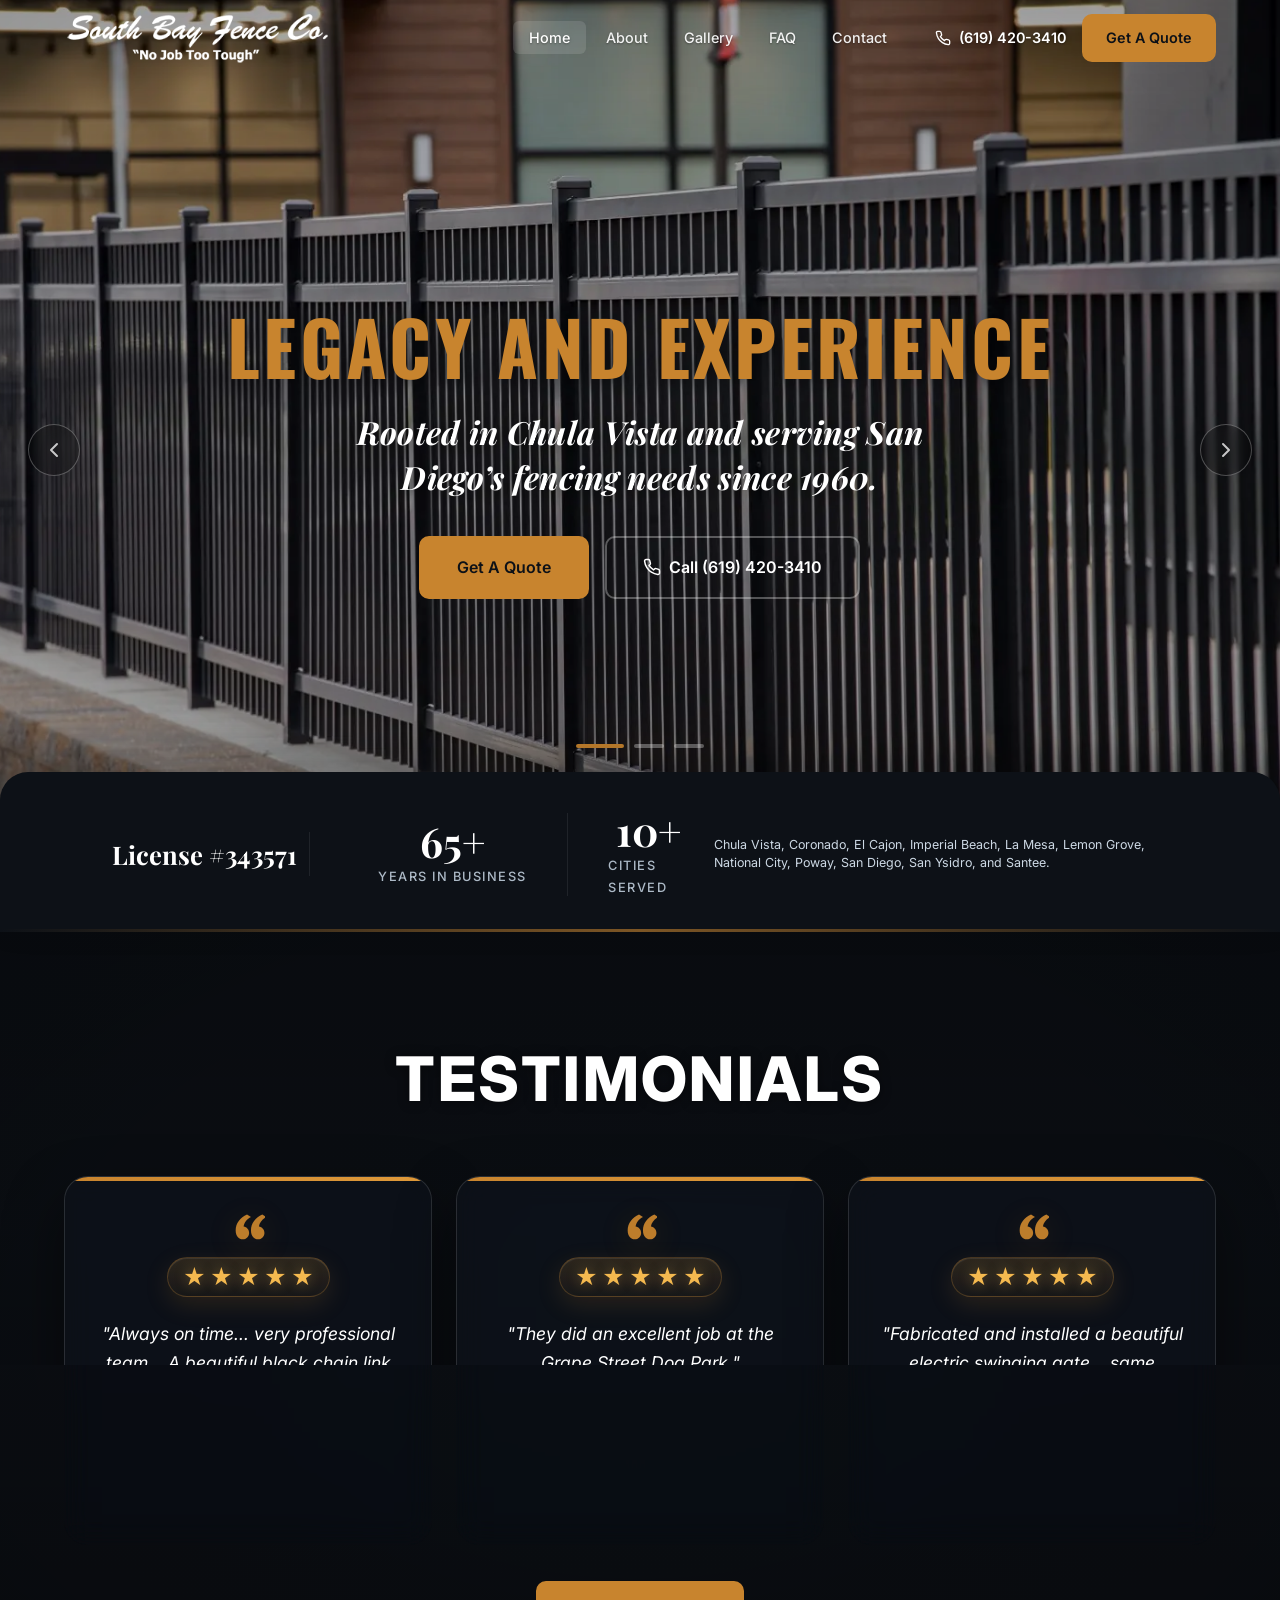
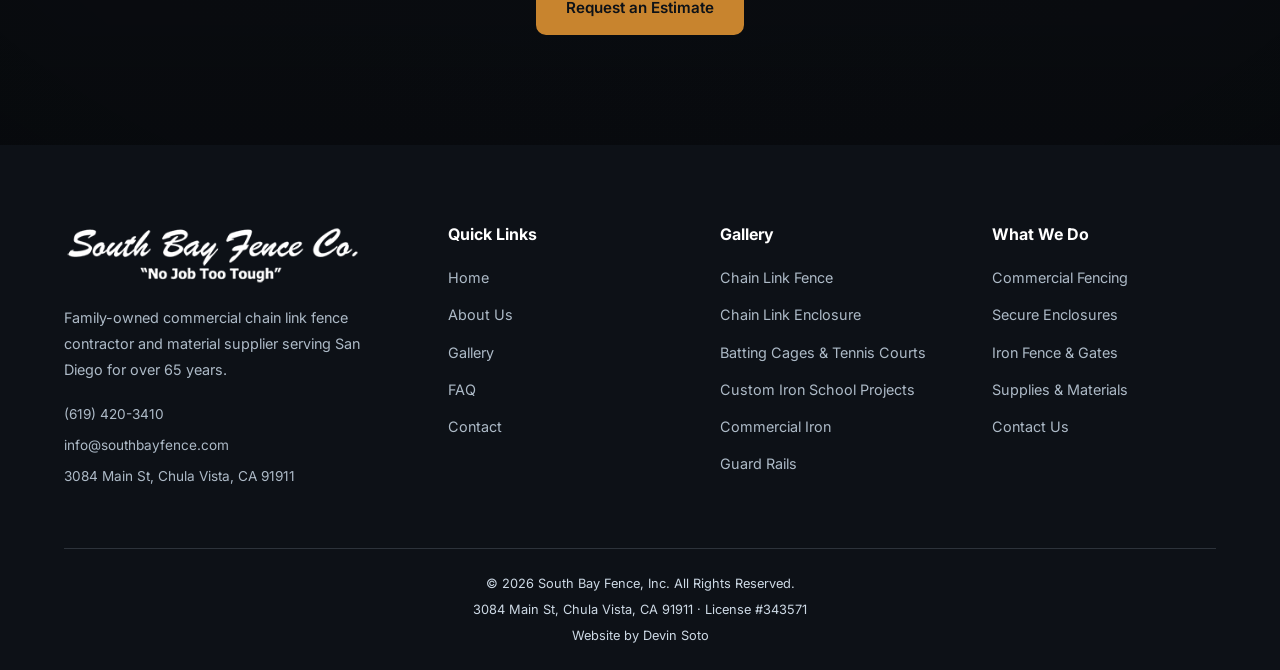
<file: index.html>
<!DOCTYPE html>
<html lang="en">
<head>
    <meta charset="UTF-8">
    <meta name="viewport" content="width=device-width, initial-scale=1.0">
    <title>South Bay Fence | Commercial Fence Contractor in Chula Vista</title>
    <meta name="description" content="Family-owned in Chula Vista since 1960. Commercial chain link, gates, school and park fencing, plus materials for the trade. Call (619) 420-3410.">
    <link rel="canonical" href="https://southbayfence.com/">
    <link rel="icon" href="images/brand/logo.png" type="image/png">
    <link rel="apple-touch-icon" href="images/brand/logo.png">
    <meta property="og:type" content="website">
    <meta property="og:site_name" content="South Bay Fence, Inc.">
    <meta property="og:locale" content="en_US">
    <meta property="og:url" content="https://southbayfence.com/">
    <meta property="og:title" content="South Bay Fence | Commercial Fence Contractor in Chula Vista">
    <meta property="og:description" content="Family-owned in Chula Vista since 1960. Commercial chain link, gates, school and park fencing, plus materials for the trade. Call (619) 420-3410.">
    <meta property="og:image" content="https://southbayfence.com/images/commercial-iron/Pipe-Arm-Gate-installation-in-San-Diego-Area-1.webp">
    <meta name="twitter:card" content="summary_large_image">
    <meta name="twitter:title" content="South Bay Fence | Commercial Fence Contractor in Chula Vista">
    <meta name="twitter:description" content="Family-owned in Chula Vista since 1960. Commercial chain link, gates, school and park fencing, plus materials for the trade. Call (619) 420-3410.">
    <meta name="twitter:image" content="https://southbayfence.com/images/commercial-iron/Pipe-Arm-Gate-installation-in-San-Diego-Area-1.webp">
    <link rel="preload" as="image" href="images/misc/AdobeStock_401414377-mobile.webp" media="(max-width: 768px)" fetchpriority="high">
    <link rel="preload" as="image" href="images/misc/AdobeStock_401414377-Large.webp" media="(min-width: 769px)" fetchpriority="high">
    <link rel="preload" as="font" type="font/woff2" href="fonts/oswald-700-latin.woff2" crossorigin>
    <link rel="preload" as="font" type="font/woff2" href="fonts/playfair-display-700-italic-latin.woff2" crossorigin>
    <style>
        :root{--accent:#c8842e;--accent-dark:#a06820;--dark:#0d1117;--white:#fff;--font-sans:Inter,-apple-system,BlinkMacSystemFont,sans-serif;--font-display:"Playfair Display","Playfair Display Fallback",Georgia,serif;--radius:10px;--radius-sm:6px}
        @font-face{font-family:"Oswald Fallback";src:local("Arial Narrow"),local("Arial");size-adjust:86%;ascent-override:100%;descent-override:24%;line-gap-override:0%}
        @font-face{font-family:"Playfair Display Fallback";font-style:italic;font-weight:700;src:local("Georgia Italic"),local("Georgia");size-adjust:112%;ascent-override:90%;descent-override:22%;line-gap-override:0%}
        @font-face{font-family:"Playfair Display Fallback";font-style:normal;font-weight:700;src:local("Georgia");size-adjust:112%;ascent-override:90%;descent-override:22%;line-gap-override:0%}
        @font-face{font-family:Oswald;font-style:normal;font-weight:700;font-display:swap;src:url(fonts/oswald-700-latin.woff2) format("woff2")}
        @font-face{font-family:"Playfair Display";font-style:italic;font-weight:700;font-display:swap;src:url(fonts/playfair-display-700-italic-latin.woff2) format("woff2")}
        @font-face{font-family:"Playfair Display";font-style:normal;font-weight:700;font-display:swap;src:url(fonts/playfair-display-700-latin.woff2) format("woff2")}
        *{margin:0;padding:0;box-sizing:border-box}
        html{-webkit-font-smoothing:antialiased}
        body{font-family:var(--font-sans);font-size:16px;line-height:1.7;background:var(--dark);color:#636e7b;overflow-x:hidden}
        img{max-width:100%;height:auto;display:block}
        a{text-decoration:none;color:inherit}
        ul{list-style:none}
        .container{max-width:1200px;margin:0 auto;padding:0 24px}
        .btn{display:inline-flex;align-items:center;justify-content:center;gap:8px;padding:12px 28px;font-size:.95rem;font-weight:600;border-radius:var(--radius);border:2px solid transparent;font-family:var(--font-sans);white-space:nowrap}
        .btn-lg{padding:16px 36px;font-size:1rem}
        .btn-primary{background:var(--accent);color:var(--dark);border-color:var(--accent)}
        .btn-outline-white{background:transparent;color:var(--white);border-color:rgba(255,255,255,.3)}
        .navbar{position:sticky;top:0;z-index:1000}
        .navbar-transparent{position:fixed;top:0;left:0;right:0;background:transparent;border-bottom:1px solid transparent}
        .nav-inner{display:flex;justify-content:space-between;align-items:center;height:76px;gap:24px}
        .logo-img{height:54px;width:auto;aspect-ratio:350/71;object-fit:contain}
        .logo-white{display:block}
        .logo-dark{display:none}
        .nav-links{display:flex;align-items:center;gap:4px;margin-left:auto}
        .nav-links a{padding:8px 16px;font-size:.9rem;font-weight:500;color:rgba(255,255,255,.92);border-radius:var(--radius-sm)}
        .nav-actions{display:flex;align-items:center;gap:16px;margin-left:8px}
        .nav-phone{display:inline-flex;align-items:center;gap:8px;font-size:.9rem;font-weight:600;color:var(--white);white-space:nowrap}
        .nav-quote{padding:10px 22px;font-size:.9rem;border-radius:var(--radius)}
        .mobile-toggle{display:none;flex-direction:column;gap:5px;background:none;border:none;cursor:pointer;padding:8px}
        .mobile-toggle span{width:24px;height:2px;background:var(--white);border-radius:2px}
        .hero{position:relative;height:100vh;height:100svh;min-height:620px;display:flex;align-items:center;justify-content:center;text-align:center;overflow:hidden}
        .hero-slides,.hero-slide{position:absolute;inset:0}
        .hero-slide{background-size:cover;background-position:center;opacity:0}
        .hero-slide.is-active{opacity:1}
        .hero-slide--first{background-image:url(images/misc/AdobeStock_401414377-mobile.webp)}
        @media (min-width:769px){.hero-slide--first{background-image:url(images/misc/AdobeStock_401414377-Large.webp)}}
        .hero-overlay{position:absolute;inset:0;z-index:1;background:radial-gradient(ellipse at center,rgba(0,0,0,.13) 0%,rgba(0,0,0,.21) 70%,rgba(0,0,0,.28) 100%),linear-gradient(180deg,rgba(0,0,0,.16) 0%,rgba(0,0,0,.06) 35%,rgba(0,0,0,.23) 100%);pointer-events:none}
        .hero-content{position:relative;z-index:2;padding:60px 0;max-width:880px;margin:0 auto;display:flex;flex-direction:column;align-items:center}
        .hero h1{font-family:Oswald,"Oswald Fallback",var(--font-sans);color:var(--white);margin:0 auto 20px;max-width:880px;text-shadow:0 2px 20px rgba(0,0,0,.45);font-size:clamp(2.6rem,5.8vw,4.8rem);font-weight:700;letter-spacing:.045em;text-transform:uppercase;line-height:1.2}
        .highlight{color:var(--accent)}
        .hero-sub{font-family:var(--font-display);font-style:italic;font-weight:700;font-size:clamp(1.4rem,2.6vw,2rem);color:var(--white);max-width:640px;margin:0 auto 36px;line-height:1.4;text-shadow:0 2px 18px rgba(0,0,0,.45)}
        .hero-buttons{display:flex;gap:16px;flex-wrap:wrap;justify-content:center}
        .hero-arrow{position:absolute;top:50%;transform:translateY(-50%);z-index:3;width:52px;height:52px;border-radius:50%;border:1px solid rgba(255,255,255,.35);background:rgba(0,0,0,.3);color:var(--white);cursor:pointer;display:inline-flex;align-items:center;justify-content:center;opacity:.75}
        .hero-prev{left:28px}.hero-next{right:28px}
        .hero-dots{position:absolute;bottom:152px;left:50%;transform:translateX(-50%);z-index:3;display:flex;gap:10px}
        .hero-dot{width:30px;height:4px;border-radius:4px;border:none;background:rgba(255,255,255,.35);cursor:pointer;padding:0}
        .hero-dot.is-active{background:var(--accent);width:48px}
        .stats-strip{background:var(--dark);color:var(--white);padding:30px 0 26px;position:relative;z-index:4;margin-top:-128px;border-radius:28px 28px 0 0}
        .stats-grid{display:grid;grid-template-columns:minmax(160px,210px) minmax(180px,230px) minmax(520px,1fr);gap:28px;align-items:center;text-align:center;max-width:1080px;margin:0 auto}
        .stat-block{display:flex;flex-direction:column;align-items:center;gap:4px;padding:8px 12px;border-right:1px solid rgba(255,255,255,.08)}
        .stat-block:last-child{border-right:none}
        .stat-license{color:var(--white);font-family:var(--font-display);font-size:clamp(1.3rem,2vw,1.85rem);font-weight:900;line-height:1.1;white-space:nowrap}
        .stat-main{display:flex;flex-direction:column;align-items:center;gap:4px}
        .stat-block--cities{flex-direction:row;justify-content:flex-start;gap:24px;text-align:left}
        .stat-block .stat-number{font-family:var(--font-display);font-size:clamp(2rem,3.2vw,2.8rem);font-weight:900;color:var(--white);line-height:1}
        .stat-block .stat-label{font-size:.8rem;color:#adbac7;text-transform:uppercase;letter-spacing:1.5px;font-weight:500}
        .stat-cities{flex:0 1 620px;max-width:620px;color:#cdd9e5;font-size:.78rem;line-height:1.45}
        .footer-logo-img{height:60px;width:auto;aspect-ratio:350/71;object-fit:contain}
        @media (max-width:960px){
            .nav-links,.nav-actions{display:none}
            .mobile-toggle{display:flex}
            .nav-inner{height:68px;gap:12px}
        }
        @media (max-width:768px){
            .container{padding:0 20px}
            .logo-img{height:42px}
            .hero{min-height:100svh}
            .hero h1{font-size:clamp(2.15rem,10vw,3.1rem);line-height:1.04}
            .hero-sub{font-size:1.05rem}
            .hero-content{padding:92px 0 76px}
            .hero-arrow{display:none}
            .hero-dots{bottom:128px}
            .hero-buttons{flex-direction:column;align-items:stretch;width:100%;max-width:340px}
            .hero-buttons .btn{width:100%}
            .stats-strip{margin-top:-104px;border-radius:22px 22px 0 0;padding:28px 0 14px}
            .stats-grid{grid-template-columns:repeat(2,1fr);gap:20px 16px;align-items:start}
            .stat-block{border-right:none;border-bottom:1px solid rgba(255,255,255,.08);padding-bottom:16px}
            .stat-block--cities{flex-direction:column;grid-column:span 2;text-align:center}
        }
    </style>
    <link rel="stylesheet" href="css/style.css?v=m89" media="print" id="full-css">
    <noscript><link rel="stylesheet" href="css/style.css?v=m89"></noscript>
    <script>
        (function () {
            var css = document.getElementById('full-css');
            if (!css) return;
            css.addEventListener('load', function () {
                requestAnimationFrame(function () { css.media = 'all'; });
            });
            function loadInter() {
                var l = document.createElement('link');
                l.rel = 'stylesheet';
                l.href = 'https://fonts.googleapis.com/css2?family=Inter:wght@400;600;700&display=optional';
                document.head.appendChild(l);
            }
            if ('requestIdleCallback' in window) requestIdleCallback(loadInter, { timeout: 4000 });
            else window.addEventListener('load', loadInter);
        })();
    </script>
    <script type="application/ld+json">
    {
      "@context": "https://schema.org",
      "@type": "LocalBusiness",
      "name": "South Bay Fence, Inc.",
      "alternateName": "South Bay Fence",
      "url": "https://southbayfence.com/",
      "logo": "https://southbayfence.com/images/brand/logo.webp",
      "image": "https://southbayfence.com/images/commercial-iron/Pipe-Arm-Gate-installation-in-San-Diego-Area-1.webp",
      "telephone": "+16194203410",
      "email": "info@southbayfence.com",
      "address": {
        "@type": "PostalAddress",
        "streetAddress": "3084 Main St",
        "addressLocality": "Chula Vista",
        "addressRegion": "CA",
        "postalCode": "91911",
        "addressCountry": "US"
      },
      "areaServed": [
        "Chula Vista",
        "Coronado",
        "El Cajon",
        "Imperial Beach",
        "La Mesa",
        "Lemon Grove",
        "National City",
        "Poway",
        "San Diego",
        "San Ysidro",
        "Santee"
      ],
      "openingHours": "Mo-Fr 08:30-14:30",
      "openingHoursSpecification": {
        "@type": "OpeningHoursSpecification",
        "dayOfWeek": [
          "Monday",
          "Tuesday",
          "Wednesday",
          "Thursday",
          "Friday"
        ],
        "opens": "08:30",
        "closes": "14:30"
      },
      "hasCredential": {
        "@type": "EducationalOccupationalCredential",
        "credentialCategory": "license",
        "identifier": "343571",
        "name": "California Contractor License #343571"
      }
    }
    </script>
</head>
<body>
    <!-- Navigation -->
    <nav class="navbar navbar-transparent" id="navbar">
        <div class="container nav-inner">
            <a href="index.html" class="logo">
                <img src="images/brand/Logo-wht-version.webp" alt="South Bay Fence, Inc. logo" class="logo-img logo-white" width="350" height="71" fetchpriority="high">
                <img src="images/brand/logo.webp" alt="South Bay Fence, Inc. logo" class="logo-img logo-dark" width="350" height="71" loading="lazy">
            </a>
            <ul class="nav-links" id="navLinks">
                <li><a href="index.html" class="active">Home</a></li>
                <li><a href="about.html">About</a></li>
                <li><a href="gallery.html">Gallery</a></li>
                <li><a href="faq.html">FAQ</a></li>
                <li><a href="contact.html">Contact</a></li>
            </ul>
            <div class="nav-actions">
                <a href="tel:6194203410" class="nav-phone">
                    <svg width="16" height="16" viewBox="0 0 24 24" fill="none" stroke="currentColor" stroke-width="2"><path d="M22 16.92v3a2 2 0 0 1-2.18 2 19.79 19.79 0 0 1-8.63-3.07 19.5 19.5 0 0 1-6-6 19.79 19.79 0 0 1-3.07-8.67A2 2 0 0 1 4.11 2h3a2 2 0 0 1 2 1.72c.127.96.361 1.903.7 2.81a2 2 0 0 1-.45 2.11L8.09 9.91a16 16 0 0 0 6 6l1.27-1.27a2 2 0 0 1 2.11-.45c.907.339 1.85.573 2.81.7A2 2 0 0 1 22 16.92z"/></svg>
                    <span>(619) 420-3410</span>
                </a>
                <a href="contact.html" class="btn btn-primary nav-quote">Get A Quote</a>
            </div>
            <button class="mobile-toggle" id="mobileToggle" aria-label="Toggle menu">
                <span></span><span></span><span></span>
            </button>
        </div>
    </nav>

    <!-- Hero Section -->
    <section class="hero" id="hero">
        <div class="hero-slides" id="heroSlides">
            <div class="hero-slide hero-slide--first is-active"></div>
            <div class="hero-slide" data-bg="images/commercial-iron/Pipe-Arm-Gate-installation-in-San-Diego-Area-1.webp"></div>
            <div class="hero-slide" data-bg="images/chain-link/Chain-Link.webp"></div>
        </div>
        <div class="hero-overlay"></div>
        <div class="container hero-content">
            <h1><span class="highlight">Legacy and Experience</span></h1>
            <p class="hero-sub">Rooted in Chula Vista and serving San Diego&rsquo;s fencing needs since 1960.</p>
            <div class="hero-buttons">
                <a href="contact.html" class="btn btn-primary btn-lg">Get A Quote</a>
                <a href="tel:6194203410" class="btn btn-outline-white btn-lg">
                    <svg width="18" height="18" viewBox="0 0 24 24" fill="none" stroke="currentColor" stroke-width="2"><path d="M22 16.92v3a2 2 0 0 1-2.18 2 19.79 19.79 0 0 1-8.63-3.07 19.5 19.5 0 0 1-6-6 19.79 19.79 0 0 1-3.07-8.67A2 2 0 0 1 4.11 2h3a2 2 0 0 1 2 1.72c.127.96.361 1.903.7 2.81a2 2 0 0 1-.45 2.11L8.09 9.91a16 16 0 0 0 6 6l1.27-1.27a2 2 0 0 1 2.11-.45c.907.339 1.85.573 2.81.7A2 2 0 0 1 22 16.92z"/></svg>
                    Call (619) 420-3410
                </a>
            </div>
        </div>
        <button class="hero-arrow hero-prev" id="heroPrev" aria-label="Previous slide">
            <svg width="24" height="24" viewBox="0 0 24 24" fill="none" stroke="currentColor" stroke-width="2" stroke-linecap="round" stroke-linejoin="round"><polyline points="15 18 9 12 15 6"/></svg>
        </button>
        <button class="hero-arrow hero-next" id="heroNext" aria-label="Next slide">
            <svg width="24" height="24" viewBox="0 0 24 24" fill="none" stroke="currentColor" stroke-width="2" stroke-linecap="round" stroke-linejoin="round"><polyline points="9 18 15 12 9 6"/></svg>
        </button>
        <div class="hero-dots" id="heroDots" role="tablist" aria-label="Slide selector">
            <button class="hero-dot is-active" role="tab" aria-selected="true" tabindex="0" data-slide="0" aria-label="Slide 1"></button>
            <button class="hero-dot" role="tab" aria-selected="false" tabindex="-1" data-slide="1" aria-label="Slide 2"></button>
            <button class="hero-dot" role="tab" aria-selected="false" tabindex="-1" data-slide="2" aria-label="Slide 3"></button>
        </div>
    </section>

    <!-- Stats + Trust Strip -->
    <section class="stats-strip" id="stats">
        <div class="container">
            <div class="stats-grid">
                <div class="stat-block stat-block--license">
                    <span class="stat-license">License #343571</span>
                </div>
                <div class="stat-block">
                    <span class="stat-number">65+</span>
                    <span class="stat-label">Years in Business</span>
                </div>
                <div class="stat-block stat-block--cities">
                    <span class="stat-main">
                        <span class="stat-number">10+</span>
                        <span class="stat-label">Cities Served</span>
                    </span>
                    <span class="stat-cities">Chula Vista, Coronado, El Cajon, Imperial Beach, La Mesa, Lemon Grove, National City, Poway, San Diego, San Ysidro, and Santee.</span>
                </div>
            </div>
        </div>
    </section>

    <!-- Testimonials -->
    <section class="section testimonial-section testimonial-section--photo">
        <div class="container">
            <div class="section-header text-center">
                <h2>Testimonials</h2>
            </div>
            <div class="review-grid">
                <article class="review-card">
                    <svg class="quote-icon" width="34" height="34" viewBox="0 0 24 24" fill="currentColor" aria-hidden="true"><path d="M11.3 2.5c-4.8 2.1-8 6.2-8 11.2 0 4 2.3 6.3 5 6.3 2.5 0 4.5-2 4.5-4.5 0-2.3-1.7-4.2-3.9-4.5.3-2.8 2.5-5.5 5.2-6.8L11.3 2.5zM22.1 2.5c-4.8 2.1-8 6.2-8 11.2 0 4 2.3 6.3 5 6.3 2.5 0 4.5-2 4.5-4.5 0-2.3-1.7-4.2-3.9-4.5.3-2.8 2.5-5.5 5.2-6.8L22.1 2.5z"/></svg>
                    <div class="review-stars" aria-label="5 out of 5 stars">★★★★★</div>
                    <blockquote>"Always on time... very professional team... A beautiful black chain link fence."</blockquote>
                    <div class="review-meta">
                        <strong>Joey V.</strong>
                        <span>Residential chain link project · Yahoo/Yelp</span>
                    </div>
                </article>
                <article class="review-card">
                    <svg class="quote-icon" width="34" height="34" viewBox="0 0 24 24" fill="currentColor" aria-hidden="true"><path d="M11.3 2.5c-4.8 2.1-8 6.2-8 11.2 0 4 2.3 6.3 5 6.3 2.5 0 4.5-2 4.5-4.5 0-2.3-1.7-4.2-3.9-4.5.3-2.8 2.5-5.5 5.2-6.8L11.3 2.5zM22.1 2.5c-4.8 2.1-8 6.2-8 11.2 0 4 2.3 6.3 5 6.3 2.5 0 4.5-2 4.5-4.5 0-2.3-1.7-4.2-3.9-4.5.3-2.8 2.5-5.5 5.2-6.8L22.1 2.5z"/></svg>
                    <div class="review-stars" aria-label="5 out of 5 stars">★★★★★</div>
                    <blockquote>"They did an excellent job at the Grape Street Dog Park."</blockquote>
                    <div class="review-meta">
                        <strong>Luis D.</strong>
                        <span>Grape Street Dog Park · Yahoo/Yelp</span>
                    </div>
                </article>
                <article class="review-card">
                    <svg class="quote-icon" width="34" height="34" viewBox="0 0 24 24" fill="currentColor" aria-hidden="true"><path d="M11.3 2.5c-4.8 2.1-8 6.2-8 11.2 0 4 2.3 6.3 5 6.3 2.5 0 4.5-2 4.5-4.5 0-2.3-1.7-4.2-3.9-4.5.3-2.8 2.5-5.5 5.2-6.8L11.3 2.5zM22.1 2.5c-4.8 2.1-8 6.2-8 11.2 0 4 2.3 6.3 5 6.3 2.5 0 4.5-2 4.5-4.5 0-2.3-1.7-4.2-3.9-4.5.3-2.8 2.5-5.5 5.2-6.8L22.1 2.5z"/></svg>
                    <div class="review-stars" aria-label="5 out of 5 stars">★★★★★</div>
                    <blockquote>"Fabricated and installed a beautiful electric swinging gate... same week."</blockquote>
                    <div class="review-meta">
                        <strong>Dalton G.</strong>
                        <span>Custom electric gate · Public review</span>
                    </div>
                </article>
            </div>
            <div class="review-cta">
                <a href="contact.html" class="btn btn-primary">Request an Estimate</a>
            </div>
        </div>
    </section>

    <!-- Footer -->
    <footer class="footer">
        <div class="container">
            <div class="footer-grid">
                <div class="footer-brand">
                    <a href="index.html" class="footer-logo">
                        <img src="images/brand/Logo-wht-version.webp" alt="South Bay Fence, Inc. logo" class="footer-logo-img" width="350" height="71">
                    </a>
                    <p>Family-owned commercial chain link fence contractor and material supplier serving San Diego for over 65 years.</p>
                    <div class="footer-contact-info">
                        <a href="tel:6194203410">(619) 420-3410</a>
                        <a href="mailto:info@southbayfence.com">info@southbayfence.com</a>
                        <a href="https://www.google.com/maps/dir/?api=1&destination=3084%20Main%20St%2C%20Chula%20Vista%2C%20CA%2091911" target="_blank" rel="noopener">3084 Main St, Chula Vista, CA 91911</a>
                    </div>
                </div>
                <div class="footer-links">
                    <h3>Quick Links</h3>
                    <ul>
                        <li><a href="index.html">Home</a></li>
                        <li><a href="about.html">About Us</a></li>
                        <li><a href="gallery.html">Gallery</a></li>
                        <li><a href="faq.html">FAQ</a></li>
                        <li><a href="contact.html">Contact</a></li>
                    </ul>
                </div>
                <div class="footer-links">
                    <h3>Gallery</h3>
                    <ul>
                        <li><a href="gallery.html#chain-link-fence">Chain Link Fence</a></li>
                        <li><a href="gallery.html#chain-link-enclosure">Chain Link Enclosure</a></li>
                        <li><a href="gallery.html#batting-cages-tennis-courts">Batting Cages & Tennis Courts</a></li>
                        <li><a href="gallery.html#custom-iron-school-projects">Custom Iron School Projects</a></li>
                        <li><a href="gallery.html#commercial-iron">Commercial Iron</a></li>
                        <li><a href="gallery.html#guard-rails">Guard Rails</a></li>
                    </ul>
                </div>
                <div class="footer-links">
                    <h3>What We Do</h3>
                    <ul>
                        <li><a href="gallery.html#chain-link-fence">Commercial Fencing</a></li>
                        <li><a href="gallery.html#chain-link-enclosure">Secure Enclosures</a></li>
                        <li><a href="gallery.html#commercial-iron">Iron Fence & Gates</a></li>
                        <li><a href="contact.html#materials-quote">Supplies & Materials</a></li>
                        <li><a href="contact.html">Contact Us</a></li>
                    </ul>
                </div>
            </div>
            <div class="footer-bottom">
                <p>© 2026 South Bay Fence, Inc. All Rights Reserved.</p>
                <p><a href="https://www.google.com/maps/dir/?api=1&destination=3084%20Main%20St%2C%20Chula%20Vista%2C%20CA%2091911" target="_blank" rel="noopener">3084 Main St, Chula Vista, CA 91911</a> · License #343571</p>
                <p>Website by Devin Soto</p>
            </div>
        </div>
    </footer>

    <script src="js/main.js" defer></script>
</body>
</html>
</file>
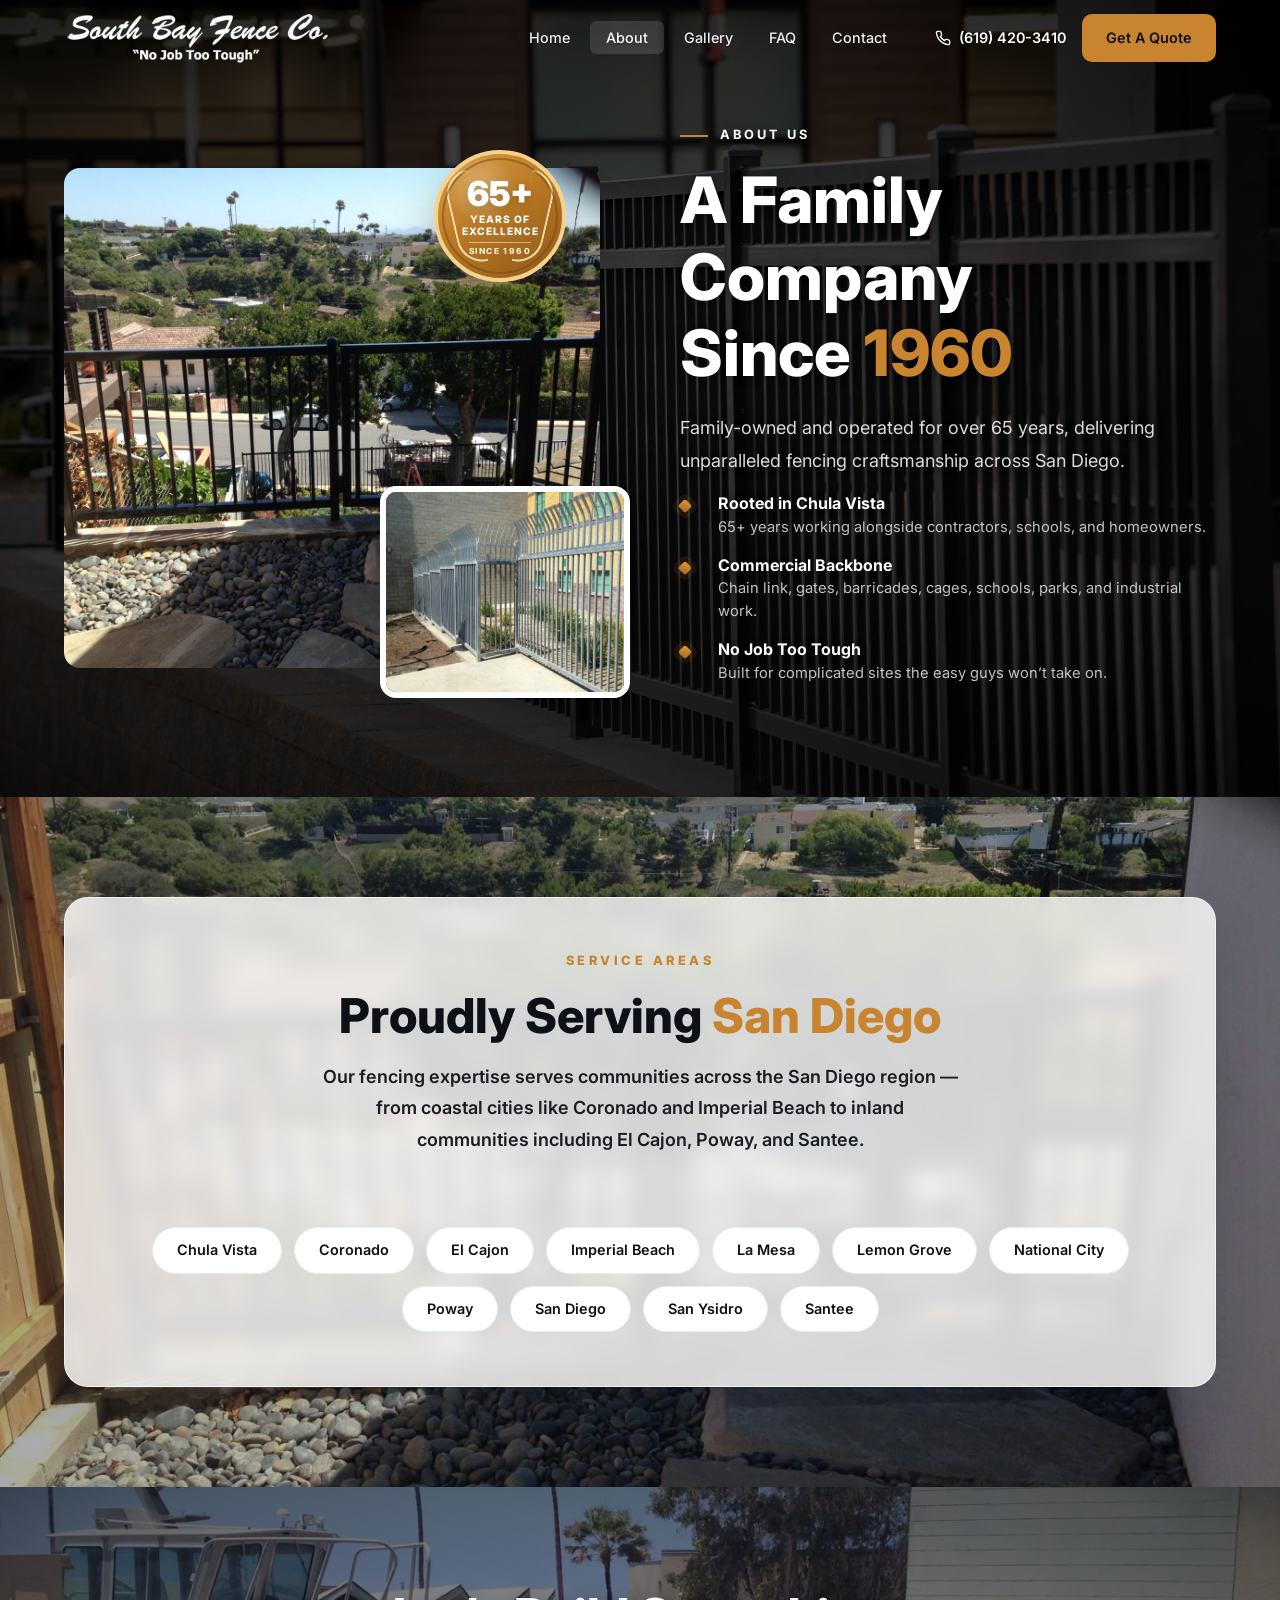
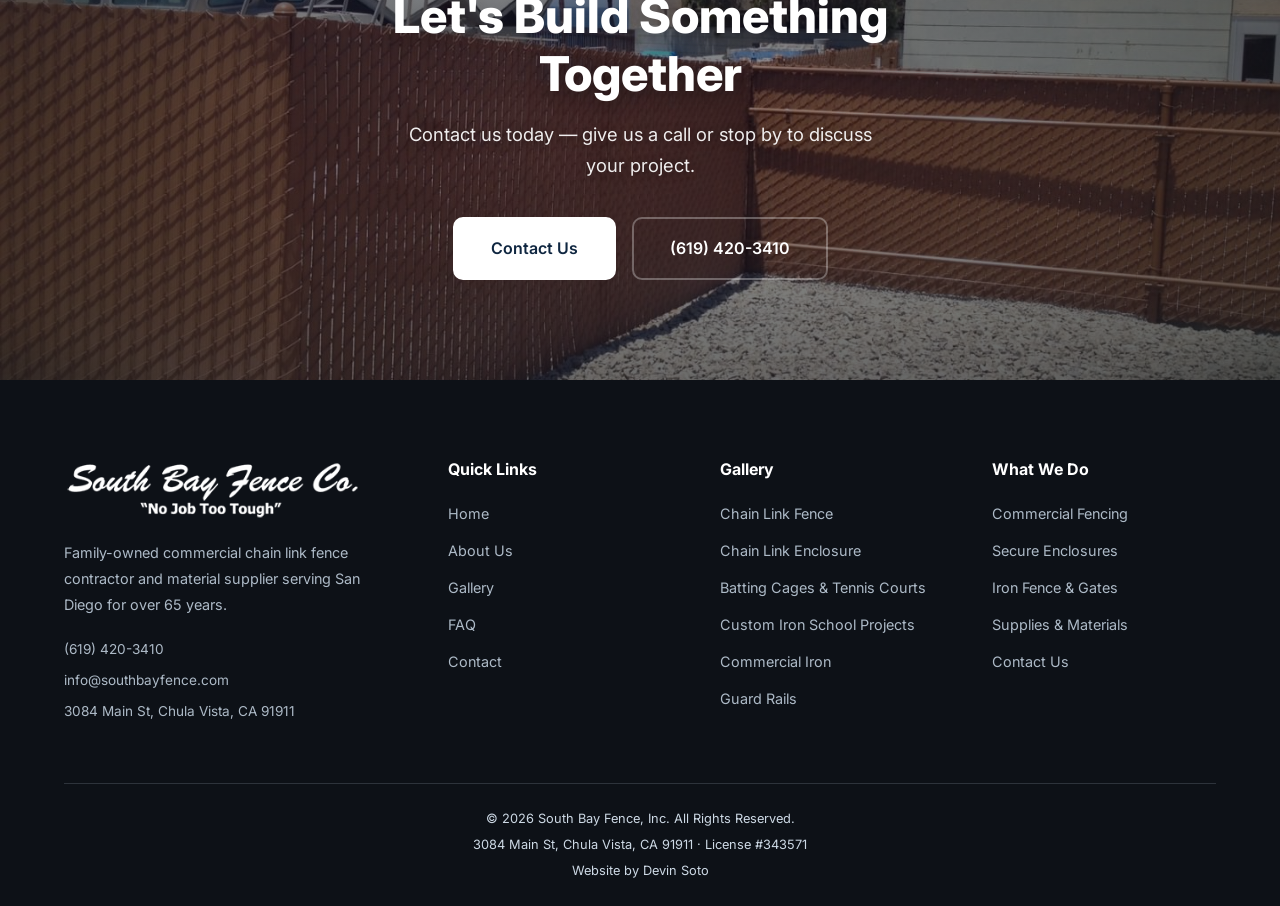
<file: about.html>
<!DOCTYPE html>
<html lang="en">
<head>
    <meta charset="UTF-8">
    <meta name="viewport" content="width=device-width, initial-scale=1.0">
    <title>Fence Contractor in Chula Vista Since 1960 | South Bay Fence, Inc.</title>
    <meta name="description" content="South Bay Fence, Inc. is a family-owned fence contractor in Chula Vista since 1960. Commercial chain link, gates, and school fencing across San Diego.">
    <link rel="canonical" href="https://southbayfence.com/about.html">
    <link rel="icon" href="images/brand/logo.png" type="image/png">
    <link rel="apple-touch-icon" href="images/brand/logo.png">
    <meta property="og:type" content="website">
    <meta property="og:site_name" content="South Bay Fence, Inc.">
    <meta property="og:locale" content="en_US">
    <meta property="og:url" content="https://southbayfence.com/about.html">
    <meta property="og:title" content="Fence Contractor in Chula Vista Since 1960 | South Bay Fence, Inc.">
    <meta property="og:description" content="South Bay Fence, Inc. is a family-owned fence contractor in Chula Vista since 1960. Commercial chain link, gates, and school fencing across San Diego.">
    <meta property="og:image" content="https://southbayfence.com/images/commercial-iron/Pipe-Arm-Gate-installation-in-San-Diego-Area-1.webp">
    <meta name="twitter:card" content="summary_large_image">
    <meta name="twitter:title" content="Fence Contractor in Chula Vista Since 1960 | South Bay Fence, Inc.">
    <meta name="twitter:description" content="South Bay Fence, Inc. is a family-owned fence contractor in Chula Vista since 1960. Commercial chain link, gates, and school fencing across San Diego.">
    <meta name="twitter:image" content="https://southbayfence.com/images/commercial-iron/Pipe-Arm-Gate-installation-in-San-Diego-Area-1.webp">
    <link rel="preconnect" href="https://fonts.googleapis.com">
    <link rel="preconnect" href="https://fonts.gstatic.com" crossorigin>
    <link href="https://fonts.googleapis.com/css2?family=Inter:wght@300;400;500;600;700;800;900&family=Playfair+Display:wght@700;800;900&display=swap" rel="stylesheet">
    <link rel="stylesheet" href="css/style.css?v=mobile-css">
    <script type="application/ld+json">
    {
      "@context": "https://schema.org",
      "@type": "LocalBusiness",
      "name": "South Bay Fence, Inc.",
      "alternateName": "South Bay Fence",
      "url": "https://southbayfence.com/",
      "logo": "https://southbayfence.com/images/brand/logo.webp",
      "image": "https://southbayfence.com/images/commercial-iron/Pipe-Arm-Gate-installation-in-San-Diego-Area-1.webp",
      "telephone": "+16194203410",
      "email": "info@southbayfence.com",
      "address": {
        "@type": "PostalAddress",
        "streetAddress": "3084 Main St",
        "addressLocality": "Chula Vista",
        "addressRegion": "CA",
        "postalCode": "91911",
        "addressCountry": "US"
      },
      "areaServed": [
        "Chula Vista",
        "Coronado",
        "El Cajon",
        "Imperial Beach",
        "La Mesa",
        "Lemon Grove",
        "National City",
        "Poway",
        "San Diego",
        "San Ysidro",
        "Santee"
      ],
      "openingHours": "Mo-Fr 08:30-14:30",
      "openingHoursSpecification": {
        "@type": "OpeningHoursSpecification",
        "dayOfWeek": [
          "Monday",
          "Tuesday",
          "Wednesday",
          "Thursday",
          "Friday"
        ],
        "opens": "08:30",
        "closes": "14:30"
      },
      "hasCredential": {
        "@type": "EducationalOccupationalCredential",
        "credentialCategory": "license",
        "identifier": "343571",
        "name": "California Contractor License #343571"
      }
    }
    </script>
</head>
<body>
    <!-- Navigation -->
    <nav class="navbar navbar-transparent" id="navbar">
        <div class="container nav-inner">
            <a href="index.html" class="logo">
                <img src="images/brand/Logo-wht-version.webp" alt="South Bay Fence, Inc. logo" class="logo-img logo-white" width="350" height="71">
                <img src="images/brand/logo.webp" alt="South Bay Fence, Inc. logo" class="logo-img logo-dark" width="350" height="71">
            </a>
            <ul class="nav-links" id="navLinks">
                <li><a href="index.html">Home</a></li>
                <li><a href="about.html" class="active">About</a></li>
                <li><a href="gallery.html">Gallery</a></li>
                <li><a href="faq.html">FAQ</a></li>
                <li><a href="contact.html">Contact</a></li>
            </ul>
            <div class="nav-actions">
                <a href="tel:6194203410" class="nav-phone">
                    <svg width="16" height="16" viewBox="0 0 24 24" fill="none" stroke="currentColor" stroke-width="2"><path d="M22 16.92v3a2 2 0 0 1-2.18 2 19.79 19.79 0 0 1-8.63-3.07 19.5 19.5 0 0 1-6-6 19.79 19.79 0 0 1-3.07-8.67A2 2 0 0 1 4.11 2h3a2 2 0 0 1 2 1.72c.127.96.361 1.903.7 2.81a2 2 0 0 1-.45 2.11L8.09 9.91a16 16 0 0 0 6 6l1.27-1.27a2 2 0 0 1 2.11-.45c.907.339 1.85.573 2.81.7A2 2 0 0 1 22 16.92z"/></svg>
                    <span>(619) 420-3410</span>
                </a>
                <a href="contact.html" class="btn btn-primary nav-quote">Get A Quote</a>
            </div>
            <button class="mobile-toggle" id="mobileToggle" aria-label="Toggle menu">
                <span></span><span></span><span></span>
            </button>
        </div>
    </nav>

    <!-- About Main Content -->
    <section class="about-hero-section">
        <div class="about-hero-bg" style="background-image: url('images/misc/AdobeStock_401414377-Large.webp');"></div>
        <div class="container">
            <div class="about-grid">
                <div class="about-images">
                    <div class="about-img-main">
                        <img src="images/commercial-iron/ironfencewithgate.jpg" alt="South Bay Fence commercial project">
                    </div>
                    <div class="about-img-secondary">
                        <img src="images/security-iron/customironsecurityfence.jpg" alt="Fence installation work">
                    </div>
                    <div class="about-badge-float">
                        <span class="badge-number">65+</span>
                        <span class="badge-text">Years of<br>Excellence</span>
                        <span class="badge-since">Since 1960</span>
                    </div>
                </div>
                <div class="about-text">
                    <div class="section-label">About Us</div>
                    <h1>A Family Company<br>Since <span class="highlight">1960</span></h1>
                    <p class="lead">Family-owned and operated for over 65 years, delivering unparalleled fencing craftsmanship across San Diego.</p>
                    <div class="about-points">
                        <div class="about-point">
                            <span class="about-point-mark" aria-hidden="true"></span>
                            <div>
                                <strong>Rooted in Chula Vista</strong>
                                <span>65+ years working alongside contractors, schools, and homeowners.</span>
                            </div>
                        </div>
                        <div class="about-point">
                            <span class="about-point-mark" aria-hidden="true"></span>
                            <div>
                                <strong>Commercial Backbone</strong>
                                <span>Chain link, gates, barricades, cages, schools, parks, and industrial work.</span>
                            </div>
                        </div>
                        <div class="about-point">
                            <span class="about-point-mark" aria-hidden="true"></span>
                            <div>
                                <strong>No Job Too Tough</strong>
                                <span>Built for complicated sites the easy guys won&rsquo;t take on.</span>
                            </div>
                        </div>
                    </div>
                </div>
            </div>
        </div>
    </section>

    <!-- Service Areas -->
    <section class="section history-section">
        <div class="container">
            <div class="history-panel history-panel--areas">
                <div class="section-header text-center">
                    <div class="section-label">Service Areas</div>
                    <h2>Proudly Serving <span class="highlight">San Diego</span></h2>
                    <p class="section-desc">Our fencing expertise serves communities across the San Diego region &mdash; from coastal cities like Coronado and Imperial Beach to inland communities including El Cajon, Poway, and Santee.</p>
                </div>
                <div class="areas-grid">
                    <div class="area-tag">Chula Vista</div>
                    <div class="area-tag">Coronado</div>
                    <div class="area-tag">El Cajon</div>
                    <div class="area-tag">Imperial Beach</div>
                    <div class="area-tag">La Mesa</div>
                    <div class="area-tag">Lemon Grove</div>
                    <div class="area-tag">National City</div>
                    <div class="area-tag">Poway</div>
                    <div class="area-tag">San Diego</div>
                    <div class="area-tag">San Ysidro</div>
                    <div class="area-tag">Santee</div>
                </div>
            </div>
        </div>
    </section>

    <!-- CTA -->
    <section class="cta-banner">
        <div class="cta-bg" style="background-image: url('images/enclosures/privacychainlink02.jpg');"></div>
        <div class="container cta-content">
            <h2>Let's Build Something<br>Together</h2>
            <p>Contact us today — give us a call or stop by to discuss your project.</p>
            <div class="cta-buttons">
                <a href="contact.html" class="btn btn-white btn-lg">Contact Us</a>
                <a href="tel:6194203410" class="btn btn-outline-white btn-lg">(619) 420-3410</a>
            </div>
        </div>
    </section>

    <!-- Footer -->
    <footer class="footer">
        <div class="container">
            <div class="footer-grid">
                <div class="footer-brand">
                    <a href="index.html" class="footer-logo">
                        <img src="images/brand/Logo-wht-version.webp" alt="South Bay Fence, Inc. logo" class="footer-logo-img" width="350" height="71">
                    </a>
                    <p>Family-owned commercial chain link fence contractor and material supplier serving San Diego for over 65 years.</p>
                    <div class="footer-contact-info">
                        <a href="tel:6194203410">(619) 420-3410</a>
                        <a href="mailto:info@southbayfence.com">info@southbayfence.com</a>
                        <a href="https://www.google.com/maps/dir/?api=1&destination=3084%20Main%20St%2C%20Chula%20Vista%2C%20CA%2091911" target="_blank" rel="noopener">3084 Main St, Chula Vista, CA 91911</a>
                    </div>
                </div>
                <div class="footer-links">
                    <h3>Quick Links</h3>
                    <ul>
                        <li><a href="index.html">Home</a></li>
                        <li><a href="about.html">About Us</a></li>
                        <li><a href="gallery.html">Gallery</a></li>
                        <li><a href="faq.html">FAQ</a></li>
                        <li><a href="contact.html">Contact</a></li>
                    </ul>
                </div>
                <div class="footer-links">
                    <h3>Gallery</h3>
                    <ul>
                        <li><a href="gallery.html#chain-link-fence">Chain Link Fence</a></li>
                        <li><a href="gallery.html#chain-link-enclosure">Chain Link Enclosure</a></li>
                        <li><a href="gallery.html#batting-cages-tennis-courts">Batting Cages & Tennis Courts</a></li>
                        <li><a href="gallery.html#custom-iron-school-projects">Custom Iron School Projects</a></li>
                        <li><a href="gallery.html#commercial-iron">Commercial Iron</a></li>
                        <li><a href="gallery.html#guard-rails">Guard Rails</a></li>
                    </ul>
                </div>
                <div class="footer-links">
                    <h3>What We Do</h3>
                    <ul>
                        <li><a href="gallery.html#chain-link-fence">Commercial Fencing</a></li>
                        <li><a href="gallery.html#chain-link-enclosure">Secure Enclosures</a></li>
                        <li><a href="gallery.html#commercial-iron">Iron Fence & Gates</a></li>
                        <li><a href="contact.html#materials-quote">Supplies & Materials</a></li>
                        <li><a href="contact.html">Contact Us</a></li>
                    </ul>
                </div>
            </div>
            <div class="footer-bottom">
                <p>© 2026 South Bay Fence, Inc. All Rights Reserved.</p>
                <p><a href="https://www.google.com/maps/dir/?api=1&destination=3084%20Main%20St%2C%20Chula%20Vista%2C%20CA%2091911" target="_blank" rel="noopener">3084 Main St, Chula Vista, CA 91911</a> · License #343571</p>
                <p>Website by Devin Soto</p>
            </div>
        </div>
    </footer>

    <script src="js/main.js"></script>
</body>
</html>
</file>
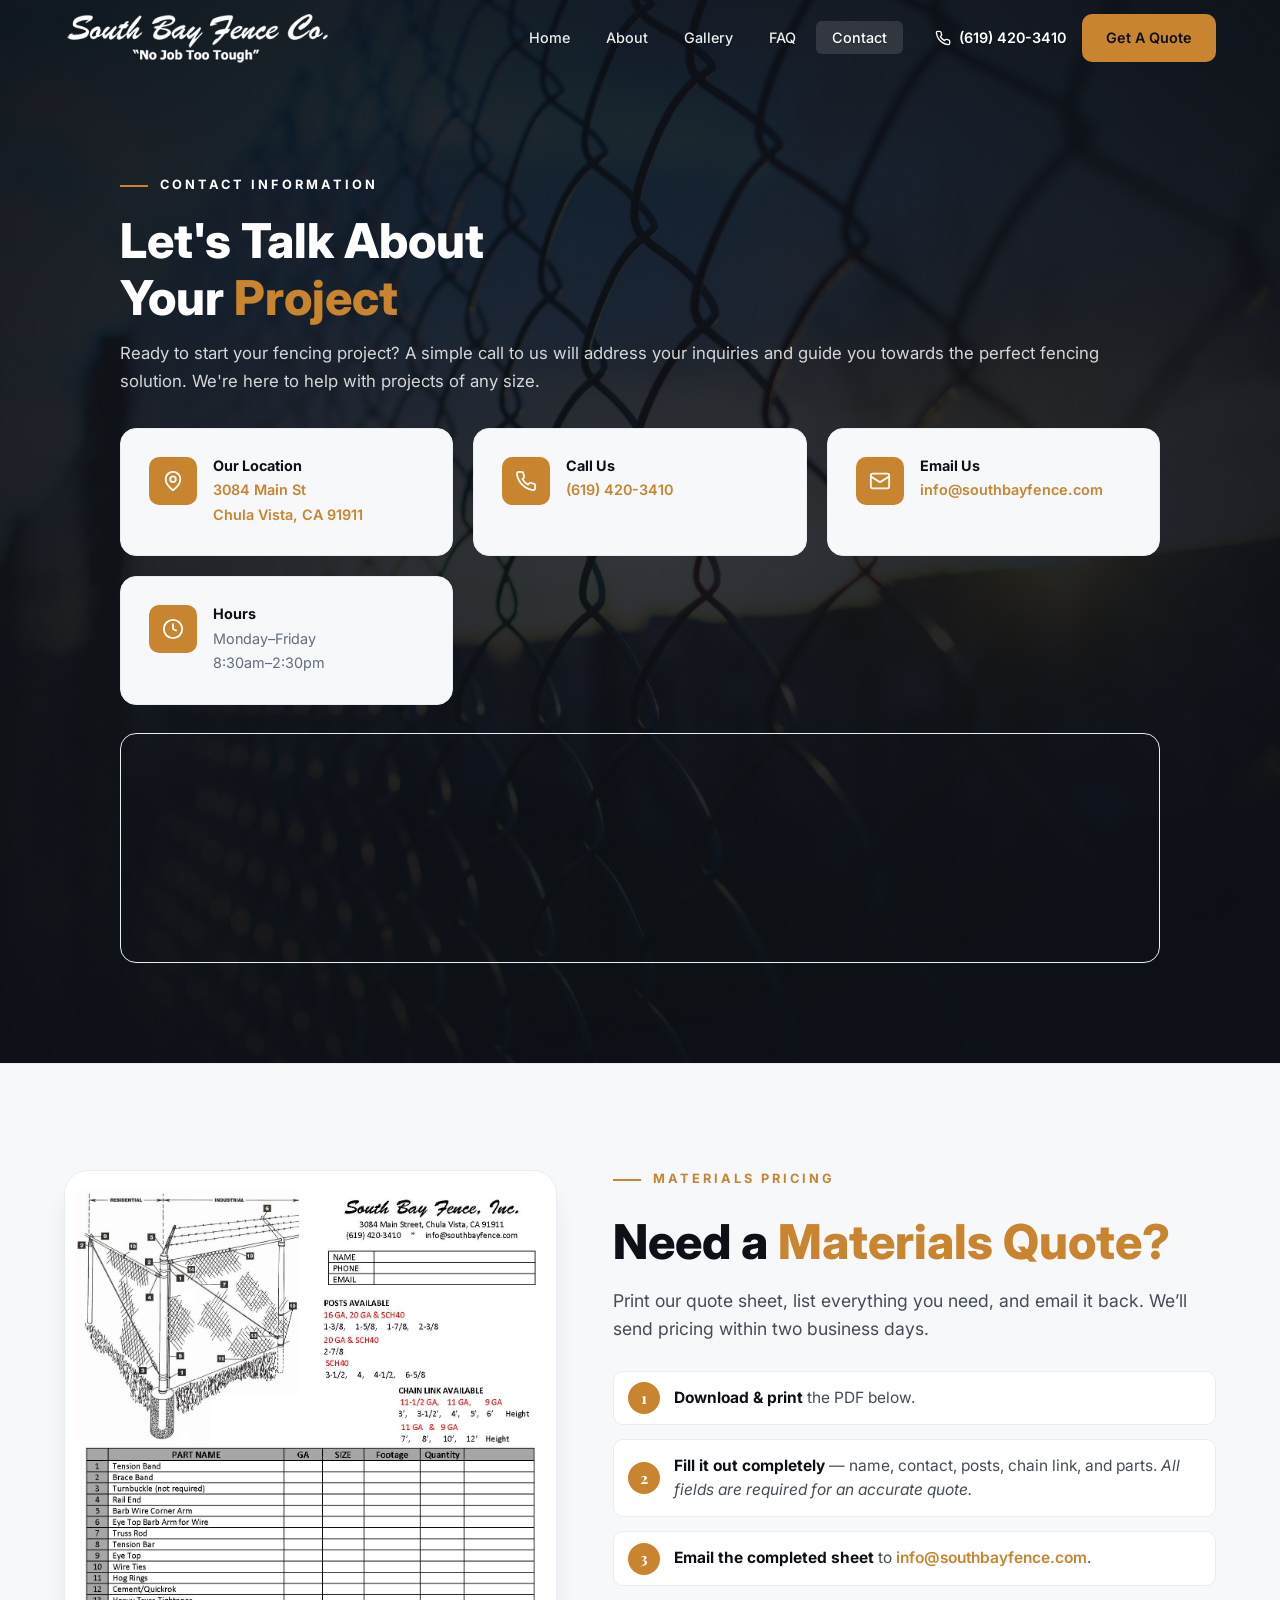
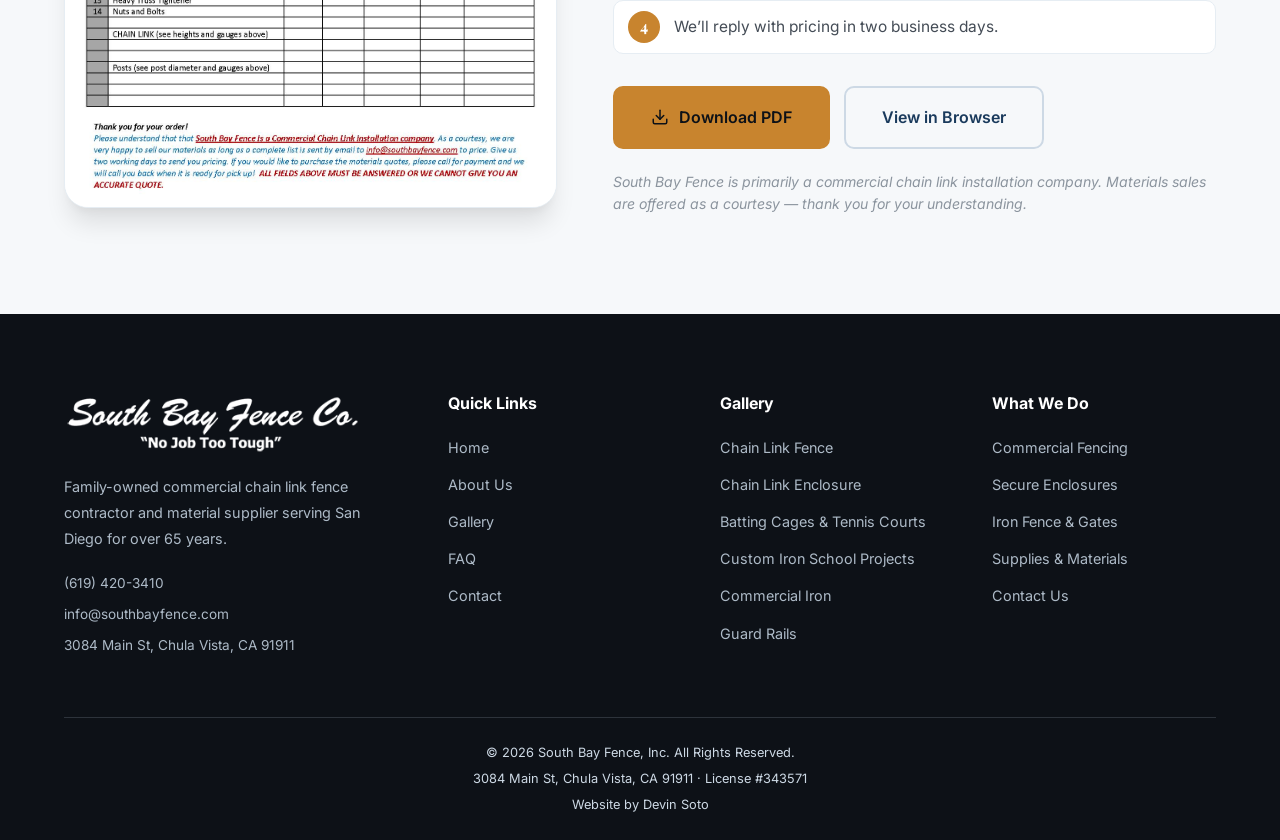
<file: contact.html>
<!DOCTYPE html>
<html lang="en">
<head>
    <meta charset="UTF-8">
    <meta name="viewport" content="width=device-width, initial-scale=1.0">
    <title>Contact a Fence Contractor in Chula Vista | South Bay Fence, Inc.</title>
    <meta name="description" content="Call (619) 420-3410 or visit 3084 Main St, Chula Vista, CA 91911. South Bay Fence, Inc. — commercial chain link fencing and materials quotes.">
    <link rel="canonical" href="https://southbayfence.com/contact.html">
    <link rel="icon" href="images/brand/logo.png" type="image/png">
    <link rel="apple-touch-icon" href="images/brand/logo.png">
    <meta property="og:type" content="website">
    <meta property="og:site_name" content="South Bay Fence, Inc.">
    <meta property="og:locale" content="en_US">
    <meta property="og:url" content="https://southbayfence.com/contact.html">
    <meta property="og:title" content="Contact a Fence Contractor in Chula Vista | South Bay Fence, Inc.">
    <meta property="og:description" content="Call (619) 420-3410 or visit 3084 Main St, Chula Vista, CA 91911. South Bay Fence, Inc. — commercial chain link fencing and materials quotes.">
    <meta property="og:image" content="https://southbayfence.com/images/commercial-iron/Pipe-Arm-Gate-installation-in-San-Diego-Area-1.webp">
    <meta name="twitter:card" content="summary_large_image">
    <meta name="twitter:title" content="Contact a Fence Contractor in Chula Vista | South Bay Fence, Inc.">
    <meta name="twitter:description" content="Call (619) 420-3410 or visit 3084 Main St, Chula Vista, CA 91911. South Bay Fence, Inc. — commercial chain link fencing and materials quotes.">
    <meta name="twitter:image" content="https://southbayfence.com/images/commercial-iron/Pipe-Arm-Gate-installation-in-San-Diego-Area-1.webp">
    <link rel="preconnect" href="https://fonts.googleapis.com">
    <link rel="preconnect" href="https://fonts.gstatic.com" crossorigin>
    <link href="https://fonts.googleapis.com/css2?family=Inter:wght@300;400;500;600;700;800;900&family=Playfair+Display:wght@700;800;900&display=swap" rel="stylesheet">
    <link rel="stylesheet" href="css/style.css?v=mobile-css">
    <script type="application/ld+json">
    {
      "@context": "https://schema.org",
      "@type": "LocalBusiness",
      "name": "South Bay Fence, Inc.",
      "alternateName": "South Bay Fence",
      "url": "https://southbayfence.com/",
      "logo": "https://southbayfence.com/images/brand/logo.webp",
      "image": "https://southbayfence.com/images/commercial-iron/Pipe-Arm-Gate-installation-in-San-Diego-Area-1.webp",
      "telephone": "+16194203410",
      "email": "info@southbayfence.com",
      "address": {
        "@type": "PostalAddress",
        "streetAddress": "3084 Main St",
        "addressLocality": "Chula Vista",
        "addressRegion": "CA",
        "postalCode": "91911",
        "addressCountry": "US"
      },
      "areaServed": [
        "Chula Vista",
        "Coronado",
        "El Cajon",
        "Imperial Beach",
        "La Mesa",
        "Lemon Grove",
        "National City",
        "Poway",
        "San Diego",
        "San Ysidro",
        "Santee"
      ],
      "openingHours": "Mo-Fr 08:30-14:30",
      "openingHoursSpecification": {
        "@type": "OpeningHoursSpecification",
        "dayOfWeek": [
          "Monday",
          "Tuesday",
          "Wednesday",
          "Thursday",
          "Friday"
        ],
        "opens": "08:30",
        "closes": "14:30"
      },
      "hasCredential": {
        "@type": "EducationalOccupationalCredential",
        "credentialCategory": "license",
        "identifier": "343571",
        "name": "California Contractor License #343571"
      }
    }
    </script>
</head>
<body>
    <!-- Navigation -->
    <nav class="navbar navbar-transparent" id="navbar">
        <div class="container nav-inner">
            <a href="index.html" class="logo">
                <img src="images/brand/Logo-wht-version.webp" alt="South Bay Fence, Inc. logo" class="logo-img logo-white" width="350" height="71">
                <img src="images/brand/logo.webp" alt="South Bay Fence, Inc. logo" class="logo-img logo-dark" width="350" height="71">
            </a>
            <ul class="nav-links" id="navLinks">
                <li><a href="index.html">Home</a></li>
                <li><a href="about.html">About</a></li>
                <li><a href="gallery.html">Gallery</a></li>
                <li><a href="faq.html">FAQ</a></li>
                <li><a href="contact.html" class="active">Contact</a></li>
            </ul>
            <div class="nav-actions">
                <a href="tel:6194203410" class="nav-phone">
                    <svg width="16" height="16" viewBox="0 0 24 24" fill="none" stroke="currentColor" stroke-width="2"><path d="M22 16.92v3a2 2 0 0 1-2.18 2 19.79 19.79 0 0 1-8.63-3.07 19.5 19.5 0 0 1-6-6 19.79 19.79 0 0 1-3.07-8.67A2 2 0 0 1 4.11 2h3a2 2 0 0 1 2 1.72c.127.96.361 1.903.7 2.81a2 2 0 0 1-.45 2.11L8.09 9.91a16 16 0 0 0 6 6l1.27-1.27a2 2 0 0 1 2.11-.45c.907.339 1.85.573 2.81.7A2 2 0 0 1 22 16.92z"/></svg>
                    <span>(619) 420-3410</span>
                </a>
                <a href="contact.html" class="btn btn-primary nav-quote">Get A Quote</a>
            </div>
            <button class="mobile-toggle" id="mobileToggle" aria-label="Toggle menu">
                <span></span><span></span><span></span>
            </button>
        </div>
    </nav>

    <!-- Contact Section -->
    <section class="section contact-info-section">
        <div class="container">
            <div class="contact-grid">
                <!-- Contact Info -->
                <div>
                    <div class="section-label">Contact Information</div>
                    <h2 style="margin-bottom: 12px;">Let's Talk About<br>Your <span class="highlight">Project</span></h2>
                    <p style="color: var(--gray-600); margin-bottom: 32px; font-size: 1.05rem;">Ready to start your fencing project? A simple call to us will address your inquiries and guide you towards the perfect fencing solution. We're here to help with projects of any size.</p>

                    <div class="contact-info-cards">
                        <div class="contact-info-card">
                            <div class="icon-box">
                                <svg width="22" height="22" viewBox="0 0 24 24" fill="none" stroke="currentColor" stroke-width="2"><path d="M20 10c0 6-8 12-8 12s-8-6-8-12a8 8 0 0 1 16 0Z"/><circle cx="12" cy="10" r="3"/></svg>
                            </div>
                            <div>
                                <h4>Our Location</h4>
                                <p><a href="https://www.google.com/maps/dir/?api=1&destination=3084%20Main%20St%2C%20Chula%20Vista%2C%20CA%2091911" target="_blank" rel="noopener">3084 Main St<br>Chula Vista, CA 91911</a></p>
                            </div>
                        </div>
                        <div class="contact-info-card">
                            <div class="icon-box">
                                <svg width="22" height="22" viewBox="0 0 24 24" fill="none" stroke="currentColor" stroke-width="2"><path d="M22 16.92v3a2 2 0 0 1-2.18 2 19.79 19.79 0 0 1-8.63-3.07 19.5 19.5 0 0 1-6-6 19.79 19.79 0 0 1-3.07-8.67A2 2 0 0 1 4.11 2h3a2 2 0 0 1 2 1.72c.127.96.361 1.903.7 2.81a2 2 0 0 1-.45 2.11L8.09 9.91a16 16 0 0 0 6 6l1.27-1.27a2 2 0 0 1 2.11-.45c.907.339 1.85.573 2.81.7A2 2 0 0 1 22 16.92z"/></svg>
                            </div>
                            <div>
                                <h4>Call Us</h4>
                                <p><a href="tel:6194203410">(619) 420-3410</a></p>
                            </div>
                        </div>
                        <div class="contact-info-card">
                            <div class="icon-box">
                                <svg width="22" height="22" viewBox="0 0 24 24" fill="none" stroke="currentColor" stroke-width="2"><rect x="2" y="4" width="20" height="16" rx="2"/><path d="m22 7-8.97 5.7a1.94 1.94 0 0 1-2.06 0L2 7"/></svg>
                            </div>
                            <div>
                                <h4>Email Us</h4>
                                <p><a href="mailto:info@southbayfence.com">info@southbayfence.com</a></p>
                            </div>
                        </div>
                        <div class="contact-info-card">
                            <div class="icon-box">
                                <svg width="22" height="22" viewBox="0 0 24 24" fill="none" stroke="currentColor" stroke-width="2"><circle cx="12" cy="12" r="10"/><polyline points="12 6 12 12 16 14"/></svg>
                            </div>
                            <div>
                                <h4>Hours</h4>
                                <p>Monday&ndash;Friday<br>8:30am&ndash;2:30pm</p>
                            </div>
                        </div>
                    </div>

                    <!-- Google Map Embed -->
                    <div style="margin-top: 28px; border-radius: var(--radius-lg); overflow: hidden; border: 1px solid var(--gray-200);">
                        <iframe 
                            src="https://www.google.com/maps?q=South%20Bay%20Fence%2C%20Inc.%2C%203084%20Main%20St%2C%20Chula%20Vista%2C%20CA%2091911&output=embed" 
                            width="100%" 
                            height="220" 
                            style="border:0;" 
                            allowfullscreen="" 
                            loading="lazy" 
                            referrerpolicy="no-referrer-when-downgrade"
                            title="South Bay Fence location map">
                        </iframe>
                    </div>
                </div>

            </div>
        </div>
    </section>

    <!-- Materials Quote Sheet -->
    <section class="section quote-sheet-section" id="materials-quote">
        <div class="container">
            <div class="quote-sheet-grid">
                <div class="quote-sheet-preview">
                    <a href="files/SouthBayFence-Materials-Quote-Sheet.pdf" target="_blank" rel="noopener" aria-label="Open materials quote sheet PDF">
                        <img src="images/forms/CUSTOMER-QUOTE-SHEET.jpg" alt="South Bay Fence Materials Quote Sheet">
                    </a>
                </div>
                <div class="quote-sheet-info">
                    <div class="section-label">Materials Pricing</div>
                    <h2>Need a <span class="highlight">Materials Quote?</span></h2>
                    <p class="lead">Print our quote sheet, list everything you need, and email it back. We&rsquo;ll send pricing within two business days.</p>
                    <ol class="quote-sheet-steps">
                        <li><strong>Download &amp; print</strong> the PDF below.</li>
                        <li><strong>Fill it out completely</strong> &mdash; name, contact, posts, chain link, and parts. <em>All fields are required for an accurate quote.</em></li>
                        <li><strong>Email the completed sheet</strong> to <a href="mailto:info@southbayfence.com">info@southbayfence.com</a>.</li>
                        <li>We&rsquo;ll reply with pricing in two business days.</li>
                    </ol>
                    <div class="quote-sheet-actions">
                        <a href="files/SouthBayFence-Materials-Quote-Sheet.pdf" class="btn btn-primary btn-lg" download>
                            <svg width="18" height="18" viewBox="0 0 24 24" fill="none" stroke="currentColor" stroke-width="2" stroke-linecap="round" stroke-linejoin="round" aria-hidden="true"><path d="M21 15v4a2 2 0 0 1-2 2H5a2 2 0 0 1-2-2v-4"/><polyline points="7 10 12 15 17 10"/><line x1="12" y1="15" x2="12" y2="3"/></svg>
                            Download PDF
                        </a>
                        <a href="files/SouthBayFence-Materials-Quote-Sheet.pdf" class="btn btn-outline btn-lg" target="_blank" rel="noopener">View in Browser</a>
                    </div>
                    <p class="quote-sheet-note">South Bay Fence is primarily a commercial chain link installation company. Materials sales are offered as a courtesy &mdash; thank you for your understanding.</p>
                </div>
            </div>
        </div>
    </section>

    <!-- Footer -->
    <footer class="footer">
        <div class="container">
            <div class="footer-grid">
                <div class="footer-brand">
                    <a href="index.html" class="footer-logo">
                        <img src="images/brand/Logo-wht-version.webp" alt="South Bay Fence, Inc. logo" class="footer-logo-img" width="350" height="71">
                    </a>
                    <p>Family-owned commercial chain link fence contractor and material supplier serving San Diego for over 65 years.</p>
                    <div class="footer-contact-info">
                        <a href="tel:6194203410">(619) 420-3410</a>
                        <a href="mailto:info@southbayfence.com">info@southbayfence.com</a>
                        <a href="https://www.google.com/maps/dir/?api=1&destination=3084%20Main%20St%2C%20Chula%20Vista%2C%20CA%2091911" target="_blank" rel="noopener">3084 Main St, Chula Vista, CA 91911</a>
                    </div>
                </div>
                <div class="footer-links">
                    <h3>Quick Links</h3>
                    <ul>
                        <li><a href="index.html">Home</a></li>
                        <li><a href="about.html">About Us</a></li>
                        <li><a href="gallery.html">Gallery</a></li>
                        <li><a href="faq.html">FAQ</a></li>
                        <li><a href="contact.html">Contact</a></li>
                    </ul>
                </div>
                <div class="footer-links">
                    <h3>Gallery</h3>
                    <ul>
                        <li><a href="gallery.html#chain-link-fence">Chain Link Fence</a></li>
                        <li><a href="gallery.html#chain-link-enclosure">Chain Link Enclosure</a></li>
                        <li><a href="gallery.html#batting-cages-tennis-courts">Batting Cages & Tennis Courts</a></li>
                        <li><a href="gallery.html#custom-iron-school-projects">Custom Iron School Projects</a></li>
                        <li><a href="gallery.html#commercial-iron">Commercial Iron</a></li>
                        <li><a href="gallery.html#guard-rails">Guard Rails</a></li>
                    </ul>
                </div>
                <div class="footer-links">
                    <h3>What We Do</h3>
                    <ul>
                        <li><a href="gallery.html#chain-link-fence">Commercial Fencing</a></li>
                        <li><a href="gallery.html#chain-link-enclosure">Secure Enclosures</a></li>
                        <li><a href="gallery.html#commercial-iron">Iron Fence & Gates</a></li>
                        <li><a href="contact.html#materials-quote">Supplies & Materials</a></li>
                        <li><a href="contact.html">Contact Us</a></li>
                    </ul>
                </div>
            </div>
            <div class="footer-bottom">
                <p>© 2026 South Bay Fence, Inc. All Rights Reserved.</p>
                <p><a href="https://www.google.com/maps/dir/?api=1&destination=3084%20Main%20St%2C%20Chula%20Vista%2C%20CA%2091911" target="_blank" rel="noopener">3084 Main St, Chula Vista, CA 91911</a> · License #343571</p>
                <p>Website by Devin Soto</p>
            </div>
        </div>
    </footer>

    <script src="js/main.js"></script>
</body>
</html>
</file>
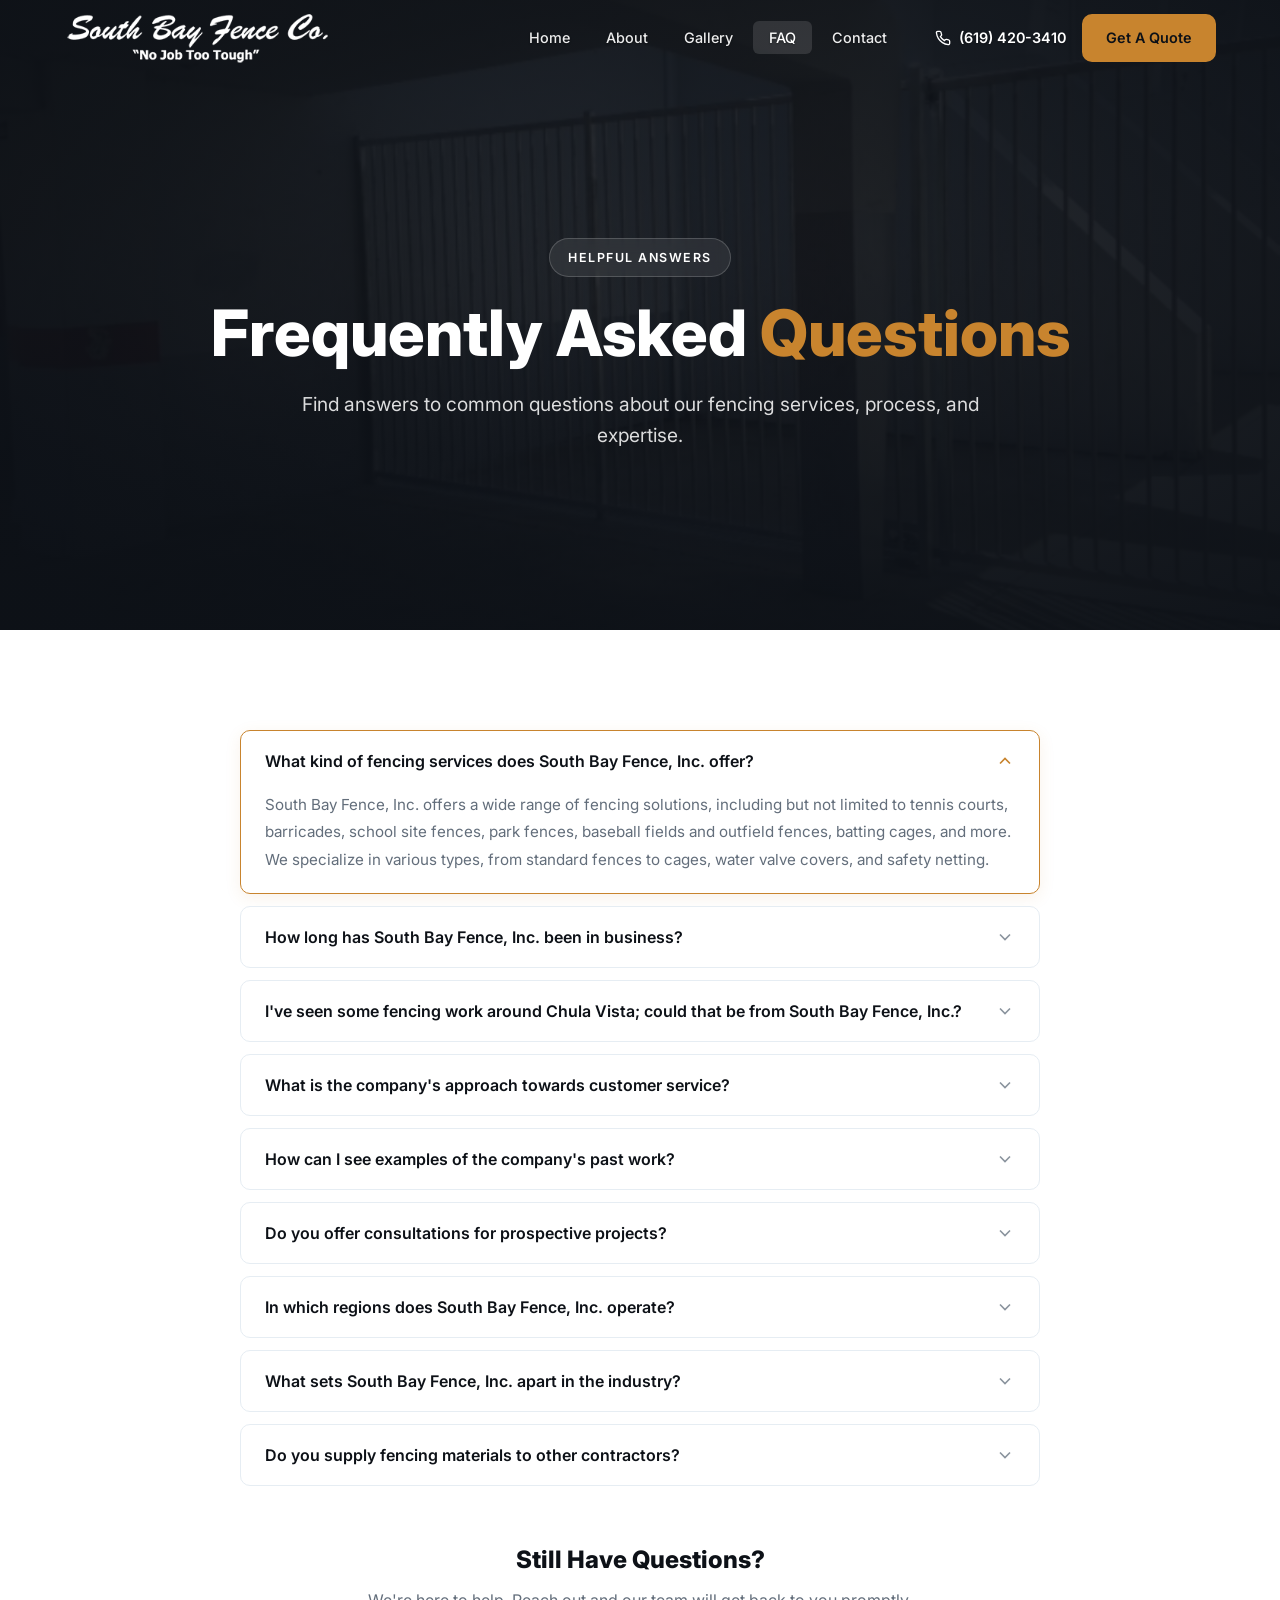
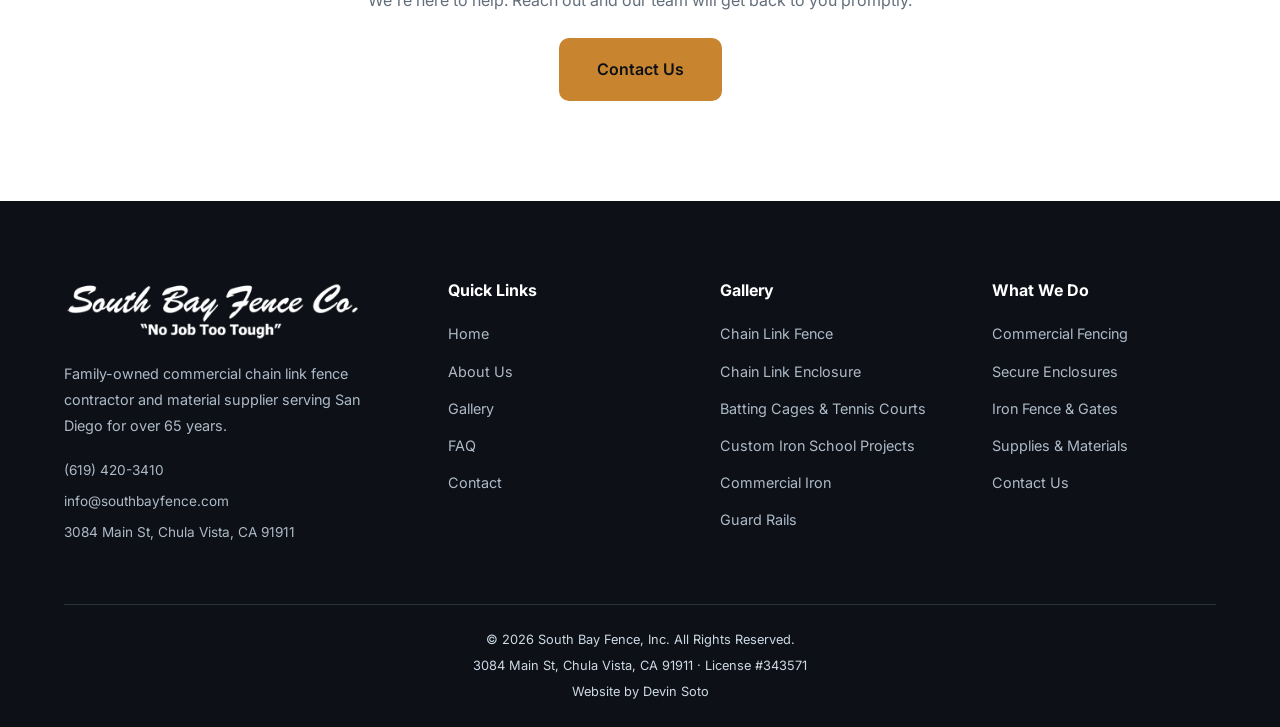
<file: faq.html>
<!DOCTYPE html>
<html lang="en">
<head>
    <meta charset="UTF-8">
    <meta name="viewport" content="width=device-width, initial-scale=1.0">
    <title>Fence FAQ San Diego | Chain Link & Service Areas</title>
    <meta name="description" content="FAQ on chain link fencing, service areas, and quotes from South Bay Fence, Inc. in San Diego and Chula Vista. Call (619) 420-3410.">
    <link rel="canonical" href="https://southbayfence.com/faq.html">
    <link rel="icon" href="images/brand/logo.png" type="image/png">
    <link rel="apple-touch-icon" href="images/brand/logo.png">
    <meta property="og:type" content="website">
    <meta property="og:site_name" content="South Bay Fence, Inc.">
    <meta property="og:locale" content="en_US">
    <meta property="og:url" content="https://southbayfence.com/faq.html">
    <meta property="og:title" content="Fence FAQ San Diego | Chain Link & Service Areas">
    <meta property="og:description" content="FAQ on chain link fencing, service areas, and quotes from South Bay Fence, Inc. in San Diego and Chula Vista. Call (619) 420-3410.">
    <meta property="og:image" content="https://southbayfence.com/images/commercial-iron/Pipe-Arm-Gate-installation-in-San-Diego-Area-1.webp">
    <meta name="twitter:card" content="summary_large_image">
    <meta name="twitter:title" content="Fence FAQ San Diego | Chain Link & Service Areas">
    <meta name="twitter:description" content="FAQ on chain link fencing, service areas, and quotes from South Bay Fence, Inc. in San Diego and Chula Vista. Call (619) 420-3410.">
    <meta name="twitter:image" content="https://southbayfence.com/images/commercial-iron/Pipe-Arm-Gate-installation-in-San-Diego-Area-1.webp">
    <link rel="preconnect" href="https://fonts.googleapis.com">
    <link rel="preconnect" href="https://fonts.gstatic.com" crossorigin>
    <link href="https://fonts.googleapis.com/css2?family=Inter:wght@300;400;500;600;700;800;900&family=Playfair+Display:wght@700;800;900&display=swap" rel="stylesheet">
    <link rel="stylesheet" href="css/style.css?v=mobile-css">
    <script type="application/ld+json">
    {
      "@context": "https://schema.org",
      "@type": "LocalBusiness",
      "name": "South Bay Fence, Inc.",
      "alternateName": "South Bay Fence",
      "url": "https://southbayfence.com/",
      "logo": "https://southbayfence.com/images/brand/logo.webp",
      "image": "https://southbayfence.com/images/commercial-iron/Pipe-Arm-Gate-installation-in-San-Diego-Area-1.webp",
      "telephone": "+16194203410",
      "email": "info@southbayfence.com",
      "address": {
        "@type": "PostalAddress",
        "streetAddress": "3084 Main St",
        "addressLocality": "Chula Vista",
        "addressRegion": "CA",
        "postalCode": "91911",
        "addressCountry": "US"
      },
      "areaServed": [
        "Chula Vista",
        "Coronado",
        "El Cajon",
        "Imperial Beach",
        "La Mesa",
        "Lemon Grove",
        "National City",
        "Poway",
        "San Diego",
        "San Ysidro",
        "Santee"
      ],
      "openingHours": "Mo-Fr 08:30-14:30",
      "openingHoursSpecification": {
        "@type": "OpeningHoursSpecification",
        "dayOfWeek": [
          "Monday",
          "Tuesday",
          "Wednesday",
          "Thursday",
          "Friday"
        ],
        "opens": "08:30",
        "closes": "14:30"
      },
      "hasCredential": {
        "@type": "EducationalOccupationalCredential",
        "credentialCategory": "license",
        "identifier": "343571",
        "name": "California Contractor License #343571"
      }
    }
    </script>
</head>
<body>
    <!-- Navigation -->
    <nav class="navbar navbar-transparent" id="navbar">
        <div class="container nav-inner">
            <a href="index.html" class="logo">
                <img src="images/brand/Logo-wht-version.webp" alt="South Bay Fence, Inc. logo" class="logo-img logo-white" width="350" height="71">
                <img src="images/brand/logo.webp" alt="South Bay Fence, Inc. logo" class="logo-img logo-dark" width="350" height="71">
            </a>
            <ul class="nav-links" id="navLinks">
                <li><a href="index.html">Home</a></li>
                <li><a href="about.html">About</a></li>
                <li><a href="gallery.html">Gallery</a></li>
                <li><a href="faq.html" class="active">FAQ</a></li>
                <li><a href="contact.html">Contact</a></li>
            </ul>
            <div class="nav-actions">
                <a href="tel:6194203410" class="nav-phone">
                    <svg width="16" height="16" viewBox="0 0 24 24" fill="none" stroke="currentColor" stroke-width="2"><path d="M22 16.92v3a2 2 0 0 1-2.18 2 19.79 19.79 0 0 1-8.63-3.07 19.5 19.5 0 0 1-6-6 19.79 19.79 0 0 1-3.07-8.67A2 2 0 0 1 4.11 2h3a2 2 0 0 1 2 1.72c.127.96.361 1.903.7 2.81a2 2 0 0 1-.45 2.11L8.09 9.91a16 16 0 0 0 6 6l1.27-1.27a2 2 0 0 1 2.11-.45c.907.339 1.85.573 2.81.7A2 2 0 0 1 22 16.92z"/></svg>
                    <span>(619) 420-3410</span>
                </a>
                <a href="contact.html" class="btn btn-primary nav-quote">Get A Quote</a>
            </div>
            <button class="mobile-toggle" id="mobileToggle" aria-label="Toggle menu">
                <span></span><span></span><span></span>
            </button>
        </div>
    </nav>

    <!-- Page Header -->
    <section class="page-header page-header--photo">
        <div class="page-header-bg" style="background-image: url('images/commercial-iron/ironfence.jpg');"></div>
        <div class="container">
            <div class="page-header-badge">Helpful Answers</div>
            <h1>Frequently Asked <span class="highlight">Questions</span></h1>
            <p>Find answers to common questions about our fencing services, process, and expertise.</p>
        </div>
    </section>

    <!-- FAQ Accordion -->
    <section class="section">
        <div class="container">
            <div class="faq-list">

                <div class="faq-item active">
                    <button class="faq-question">
                        What kind of fencing services does South Bay Fence, Inc. offer?
                        <svg width="20" height="20" viewBox="0 0 24 24" fill="none" stroke="currentColor" stroke-width="2"><polyline points="6 9 12 15 18 9"/></svg>
                    </button>
                    <div class="faq-answer" style="max-height: 200px;">
                        <div class="faq-answer-inner">
                            South Bay Fence, Inc. offers a wide range of fencing solutions, including but not limited to tennis courts, barricades, school site fences, park fences, baseball fields and outfield fences, batting cages, and more. We specialize in various types, from standard fences to cages, water valve covers, and safety netting.
                        </div>
                    </div>
                </div>

                <div class="faq-item">
                    <button class="faq-question">
                        How long has South Bay Fence, Inc. been in business?
                        <svg width="20" height="20" viewBox="0 0 24 24" fill="none" stroke="currentColor" stroke-width="2"><polyline points="6 9 12 15 18 9"/></svg>
                    </button>
                    <div class="faq-answer">
                        <div class="faq-answer-inner">
                            South Bay Fence, Inc. has been family-owned and operated for over 65 years (since 1960), with a strong presence in Chula Vista and surrounding areas.
                        </div>
                    </div>
                </div>

                <div class="faq-item">
                    <button class="faq-question">
                        I've seen some fencing work around Chula Vista; could that be from South Bay Fence, Inc.?
                        <svg width="20" height="20" viewBox="0 0 24 24" fill="none" stroke="currentColor" stroke-width="2"><polyline points="6 9 12 15 18 9"/></svg>
                    </button>
                    <div class="faq-answer">
                        <div class="faq-answer-inner">
                            Yes, very likely! Having maintained offices in Chula Vista for over 65 years, our work is prominently featured throughout the region. Many local contractors, architects, real estate agents, and landscapers frequently collaborate with us.
                        </div>
                    </div>
                </div>

                <div class="faq-item">
                    <button class="faq-question">
                        What is the company's approach towards customer service?
                        <svg width="20" height="20" viewBox="0 0 24 24" fill="none" stroke="currentColor" stroke-width="2"><polyline points="6 9 12 15 18 9"/></svg>
                    </button>
                    <div class="faq-answer">
                        <div class="faq-answer-inner">
                            Our primary goal is to provide an unparalleled customer service experience. We believe in addressing every inquiry with clarity and guiding our clients toward the ideal fencing solution tailored to their needs.
                        </div>
                    </div>
                </div>

                <div class="faq-item">
                    <button class="faq-question">
                        How can I see examples of the company's past work?
                        <svg width="20" height="20" viewBox="0 0 24 24" fill="none" stroke="currentColor" stroke-width="2"><polyline points="6 9 12 15 18 9"/></svg>
                    </button>
                    <div class="faq-answer">
                        <div class="faq-answer-inner">
                            You're welcome to explore our <a href="gallery.html" style="color: var(--accent); font-weight: 600;">gallery</a>, which showcases a myriad of projects we've executed around the city.
                        </div>
                    </div>
                </div>

                <div class="faq-item">
                    <button class="faq-question">
                        Do you offer consultations for prospective projects?
                        <svg width="20" height="20" viewBox="0 0 24 24" fill="none" stroke="currentColor" stroke-width="2"><polyline points="6 9 12 15 18 9"/></svg>
                    </button>
                    <div class="faq-answer">
                        <div class="faq-answer-inner">
                            Absolutely! Contact us today by phone or visit us in person, and we'll provide a consultation tailored to your construction or fencing project.
                        </div>
                    </div>
                </div>

                <div class="faq-item">
                    <button class="faq-question">
                        In which regions does South Bay Fence, Inc. operate?
                        <svg width="20" height="20" viewBox="0 0 24 24" fill="none" stroke="currentColor" stroke-width="2"><polyline points="6 9 12 15 18 9"/></svg>
                    </button>
                    <div class="faq-answer">
                        <div class="faq-answer-inner">
                            We serve Chula Vista, Coronado, El Cajon, Imperial Beach, La Mesa, Lemon Grove, National City, Poway, San Diego, San Ysidro, and Santee.
                        </div>
                    </div>
                </div>

                <div class="faq-item">
                    <button class="faq-question">
                        What sets South Bay Fence, Inc. apart in the industry?
                        <svg width="20" height="20" viewBox="0 0 24 24" fill="none" stroke="currentColor" stroke-width="2"><polyline points="6 9 12 15 18 9"/></svg>
                    </button>
                    <div class="faq-answer">
                        <div class="faq-answer-inner">
                            Beyond our 65+ years of experience, it's our unwavering commitment to quality and the relationships we've fostered with professionals across industries.
                        </div>
                    </div>
                </div>

                <div class="faq-item">
                    <button class="faq-question">
                        Do you supply fencing materials to other contractors?
                        <svg width="20" height="20" viewBox="0 0 24 24" fill="none" stroke="currentColor" stroke-width="2"><polyline points="6 9 12 15 18 9"/></svg>
                    </button>
                    <div class="faq-answer">
                        <div class="faq-answer-inner">
                            Yes! In addition to our installation services, South Bay Fence, Inc. serves as a commercial chain link fence contractor and material supplier to the trade. We stock a full range of fencing supplies, hardware, and accessories for contractors and other professionals.
                        </div>
                    </div>
                </div>

            </div>

            <div class="text-center" style="margin-top: 60px;">
                <h3 style="margin-bottom: 12px;">Still Have Questions?</h3>
                <p style="color: var(--gray-600); margin-bottom: 24px;">We're here to help. Reach out and our team will get back to you promptly.</p>
                <a href="contact.html" class="btn btn-primary btn-lg">Contact Us</a>
            </div>
        </div>
    </section>

    <!-- Footer -->
    <footer class="footer">
        <div class="container">
            <div class="footer-grid">
                <div class="footer-brand">
                    <a href="index.html" class="footer-logo">
                        <img src="images/brand/Logo-wht-version.webp" alt="South Bay Fence, Inc. logo" class="footer-logo-img" width="350" height="71">
                    </a>
                    <p>Family-owned commercial chain link fence contractor and material supplier serving San Diego for over 65 years.</p>
                    <div class="footer-contact-info">
                        <a href="tel:6194203410">(619) 420-3410</a>
                        <a href="mailto:info@southbayfence.com">info@southbayfence.com</a>
                        <a href="https://www.google.com/maps/dir/?api=1&destination=3084%20Main%20St%2C%20Chula%20Vista%2C%20CA%2091911" target="_blank" rel="noopener">3084 Main St, Chula Vista, CA 91911</a>
                    </div>
                </div>
                <div class="footer-links">
                    <h3>Quick Links</h3>
                    <ul>
                        <li><a href="index.html">Home</a></li>
                        <li><a href="about.html">About Us</a></li>
                        <li><a href="gallery.html">Gallery</a></li>
                        <li><a href="faq.html">FAQ</a></li>
                        <li><a href="contact.html">Contact</a></li>
                    </ul>
                </div>
                <div class="footer-links">
                    <h3>Gallery</h3>
                    <ul>
                        <li><a href="gallery.html#chain-link-fence">Chain Link Fence</a></li>
                        <li><a href="gallery.html#chain-link-enclosure">Chain Link Enclosure</a></li>
                        <li><a href="gallery.html#batting-cages-tennis-courts">Batting Cages & Tennis Courts</a></li>
                        <li><a href="gallery.html#custom-iron-school-projects">Custom Iron School Projects</a></li>
                        <li><a href="gallery.html#commercial-iron">Commercial Iron</a></li>
                        <li><a href="gallery.html#guard-rails">Guard Rails</a></li>
                    </ul>
                </div>
                <div class="footer-links">
                    <h3>What We Do</h3>
                    <ul>
                        <li><a href="gallery.html#chain-link-fence">Commercial Fencing</a></li>
                        <li><a href="gallery.html#chain-link-enclosure">Secure Enclosures</a></li>
                        <li><a href="gallery.html#commercial-iron">Iron Fence & Gates</a></li>
                        <li><a href="contact.html#materials-quote">Supplies & Materials</a></li>
                        <li><a href="contact.html">Contact Us</a></li>
                    </ul>
                </div>
            </div>
            <div class="footer-bottom">
                <p>© 2026 South Bay Fence, Inc. All Rights Reserved.</p>
                <p><a href="https://www.google.com/maps/dir/?api=1&destination=3084%20Main%20St%2C%20Chula%20Vista%2C%20CA%2091911" target="_blank" rel="noopener">3084 Main St, Chula Vista, CA 91911</a> · License #343571</p>
                <p>Website by Devin Soto</p>
            </div>
        </div>
    </footer>

    <script src="js/main.js"></script>
</body>
</html>
</file>
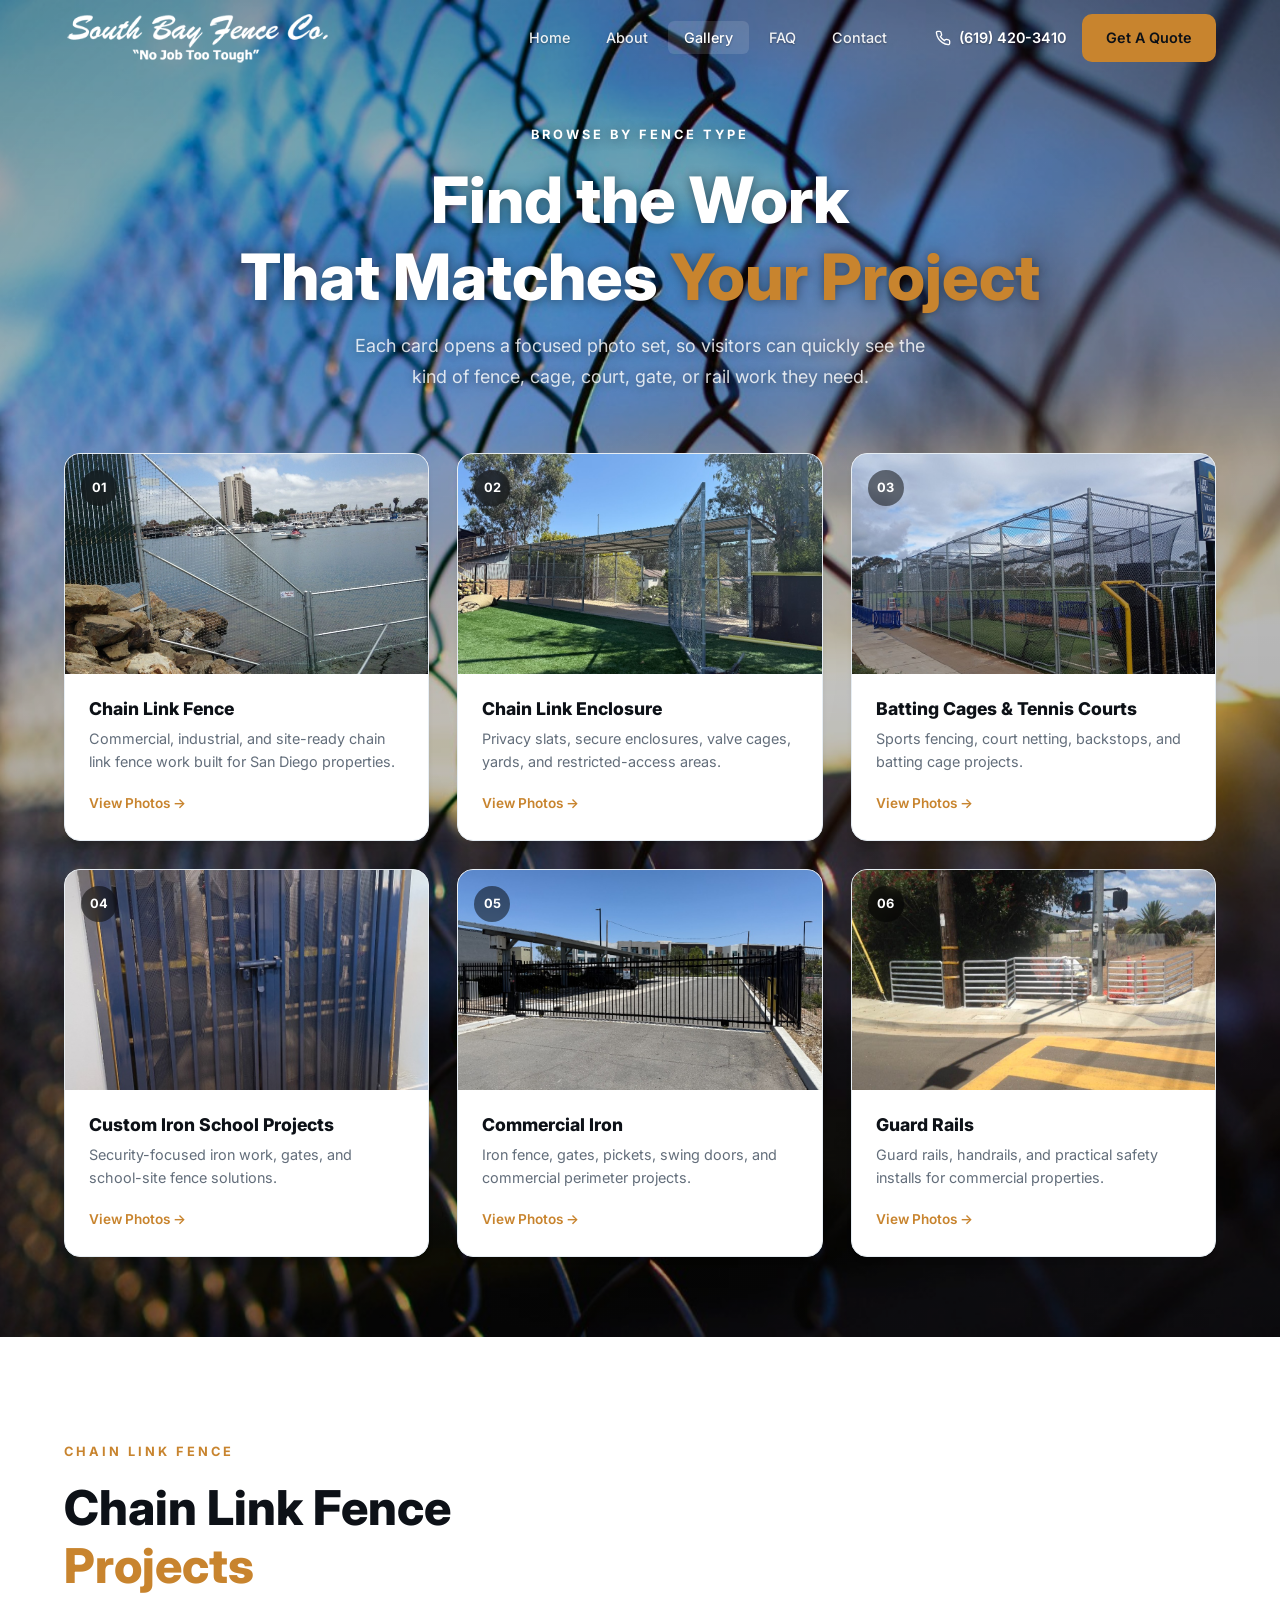
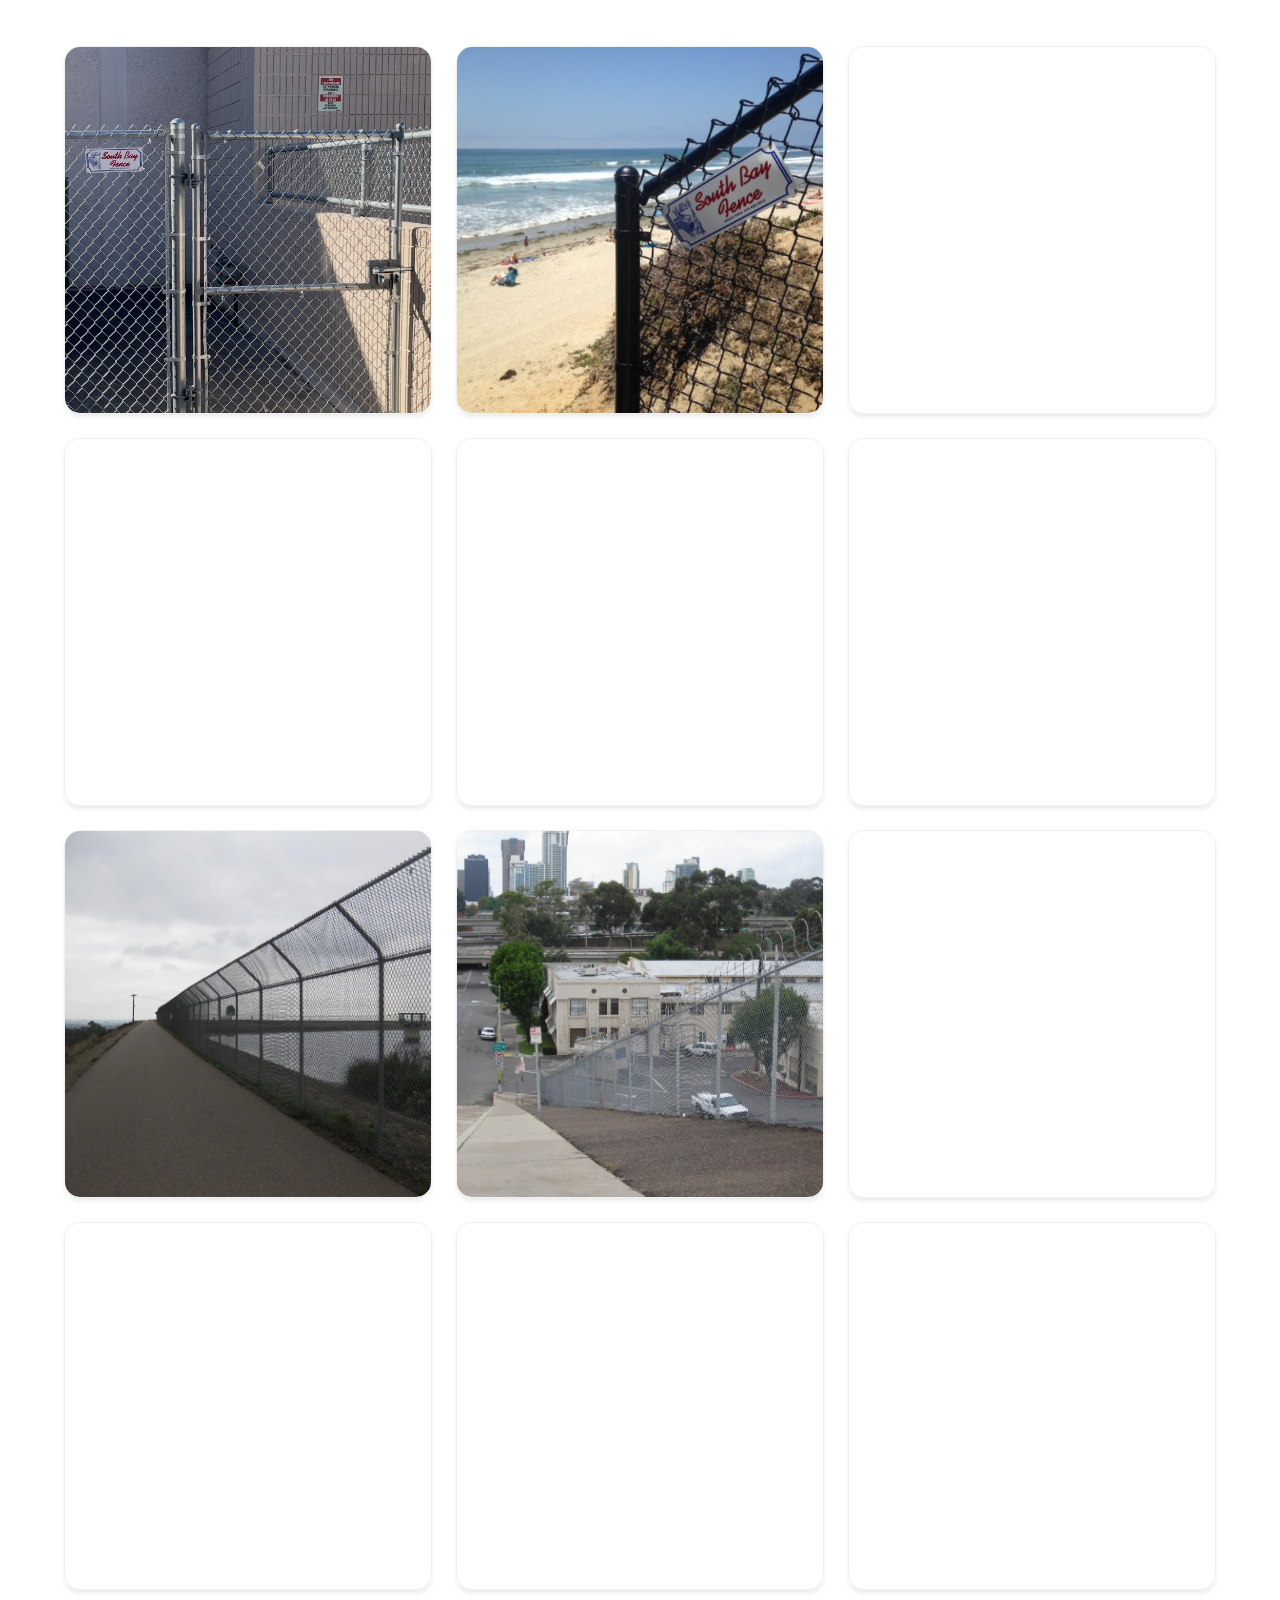
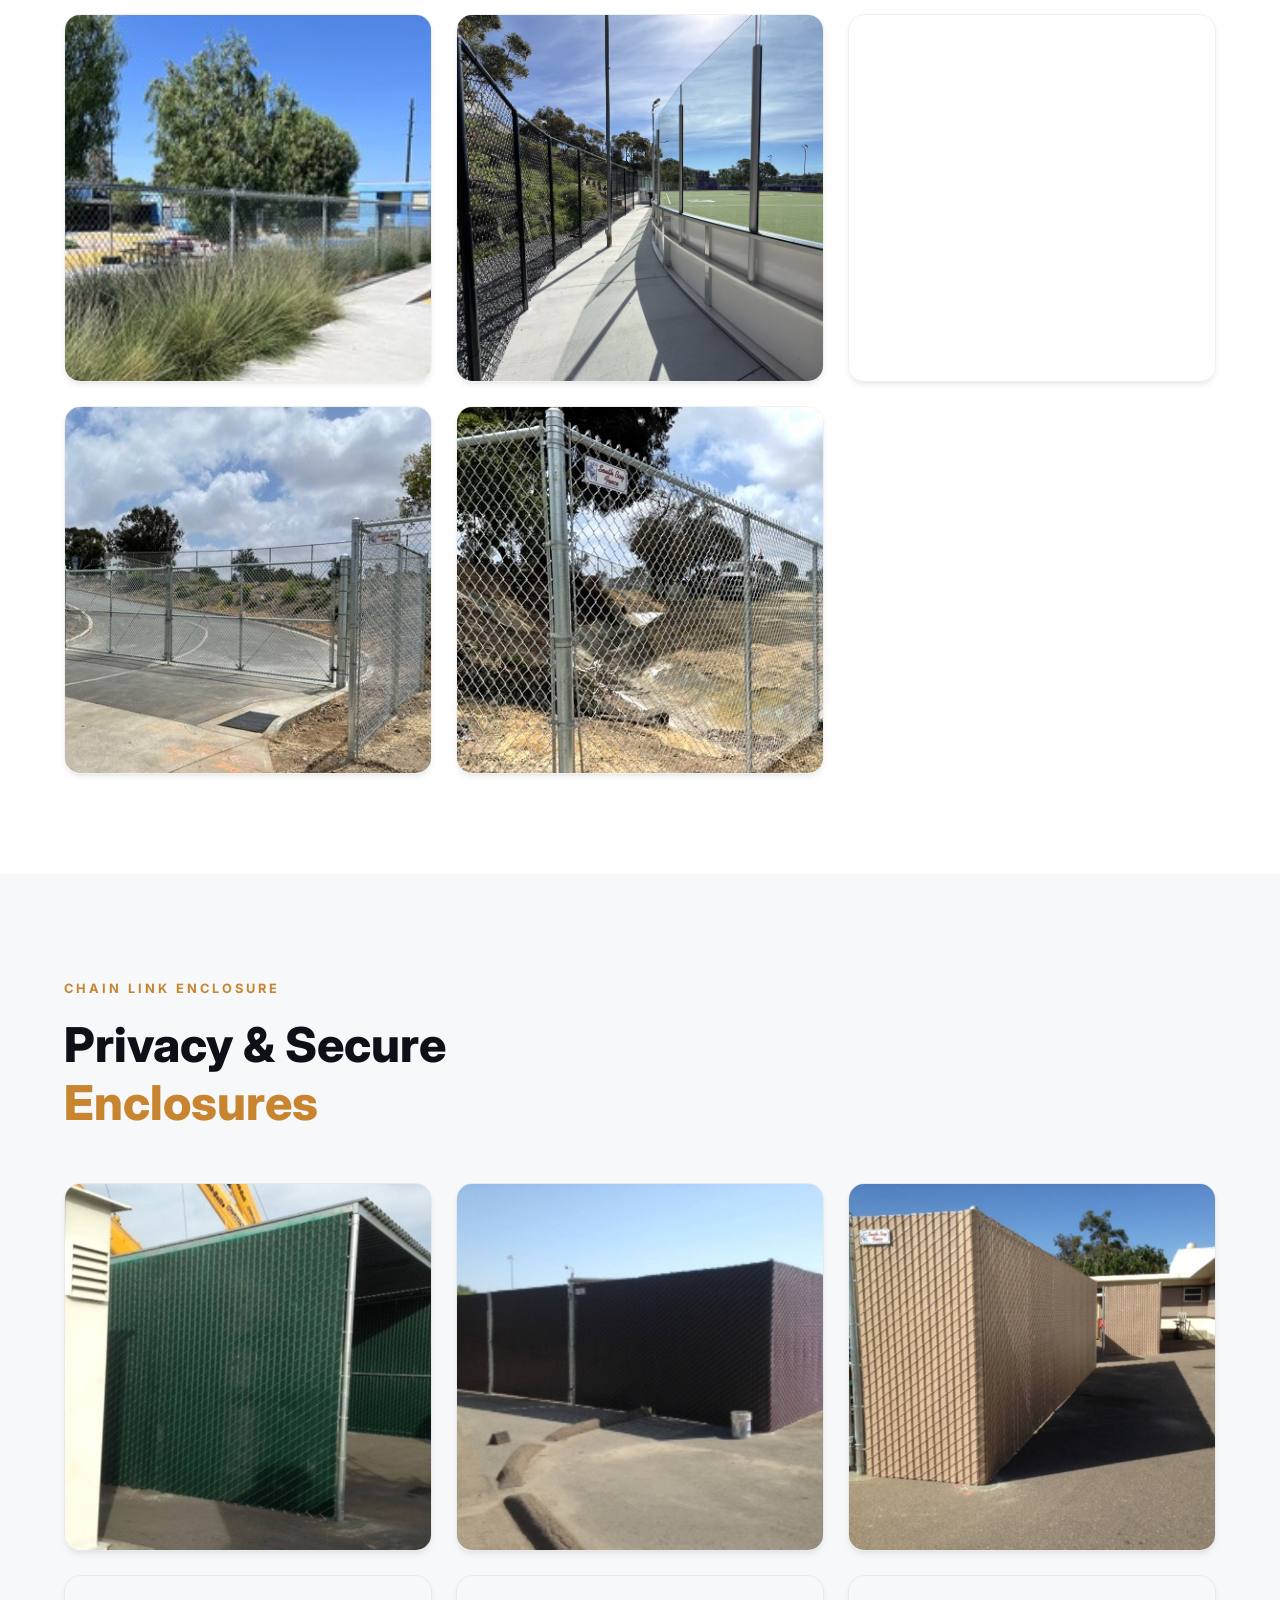
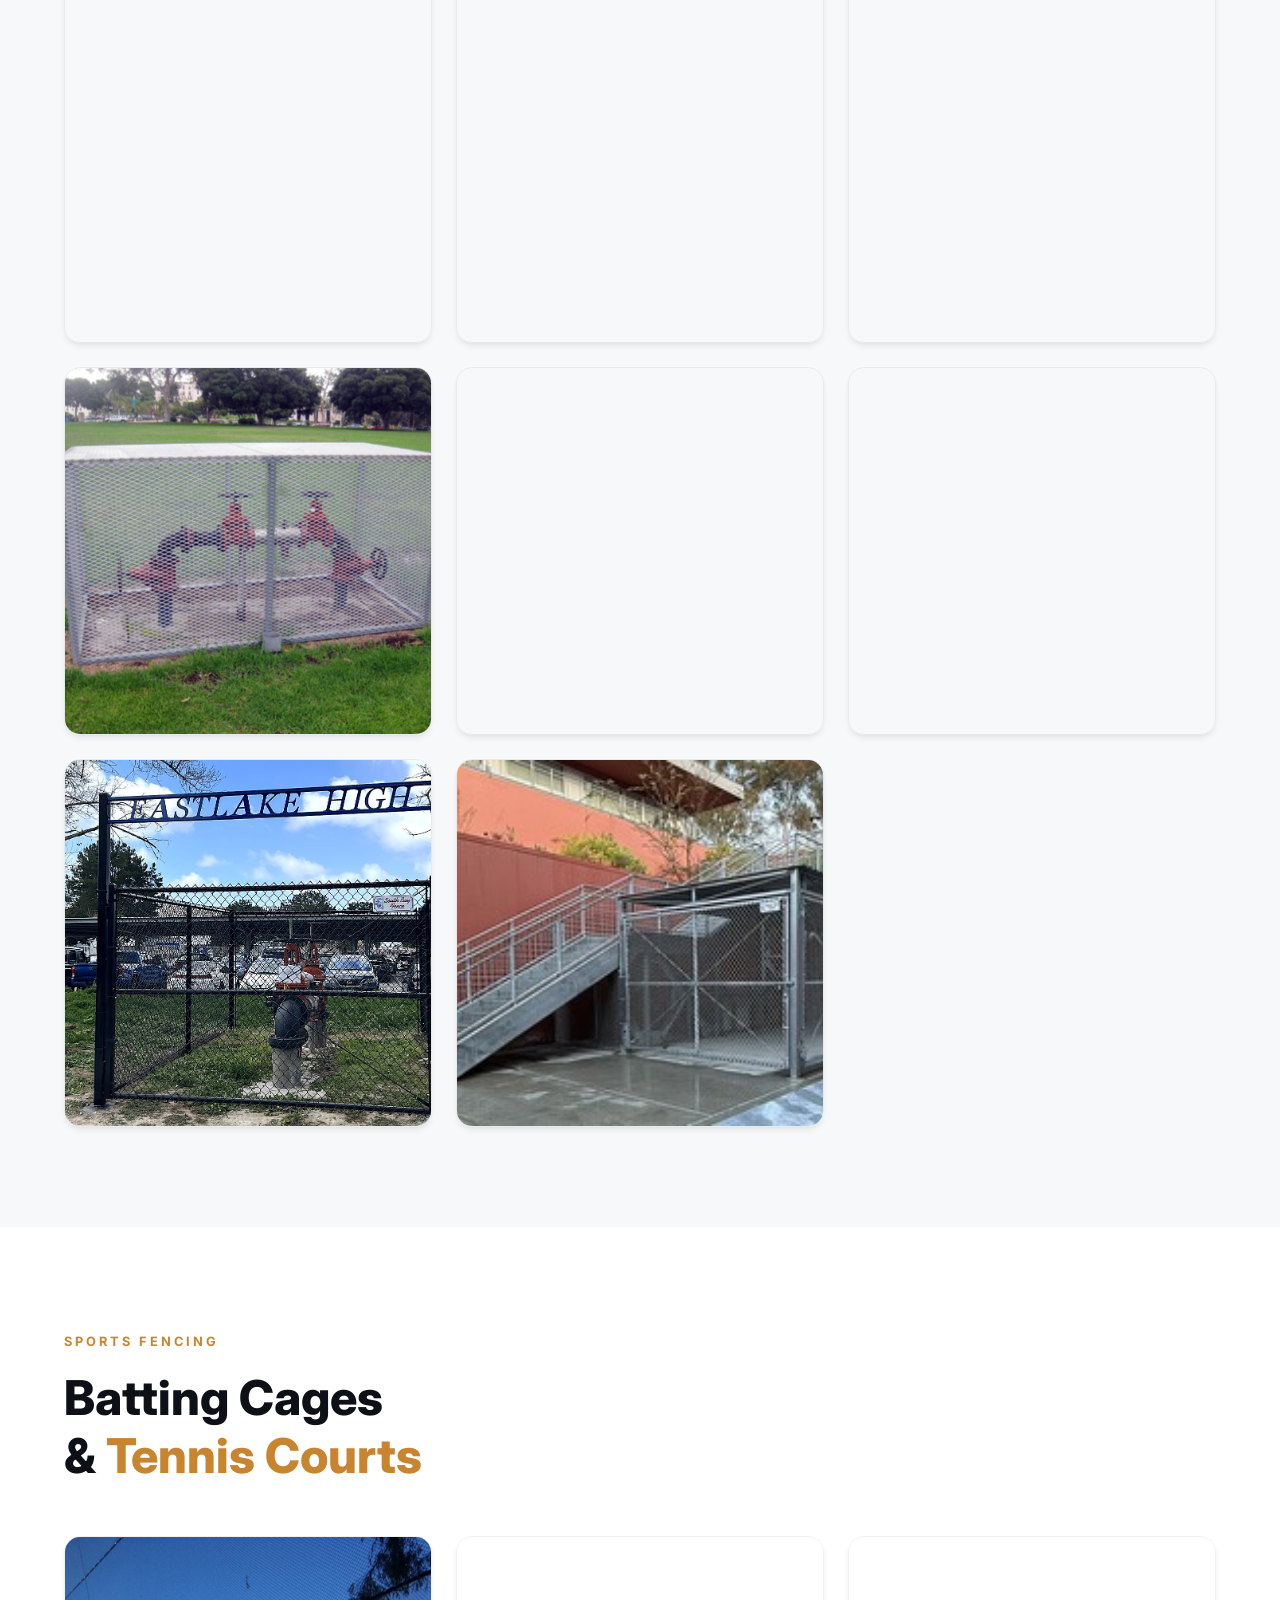
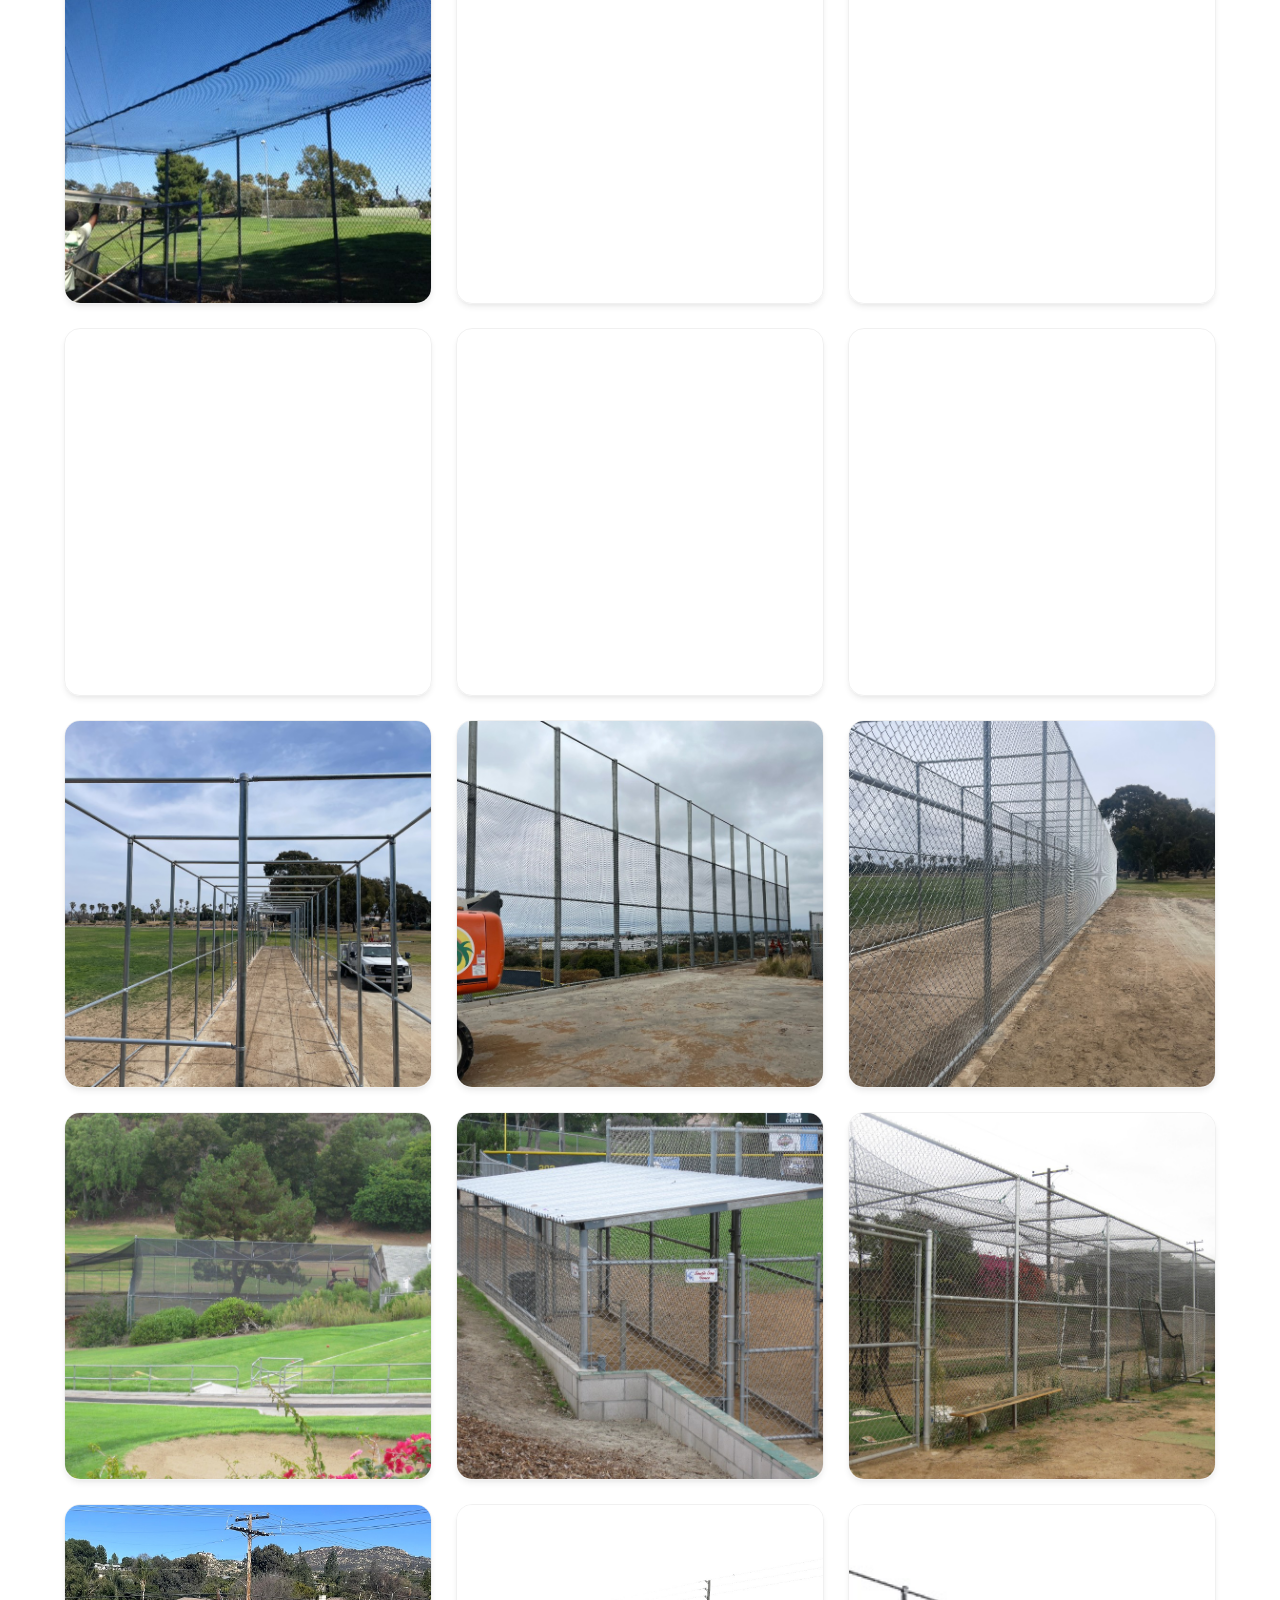
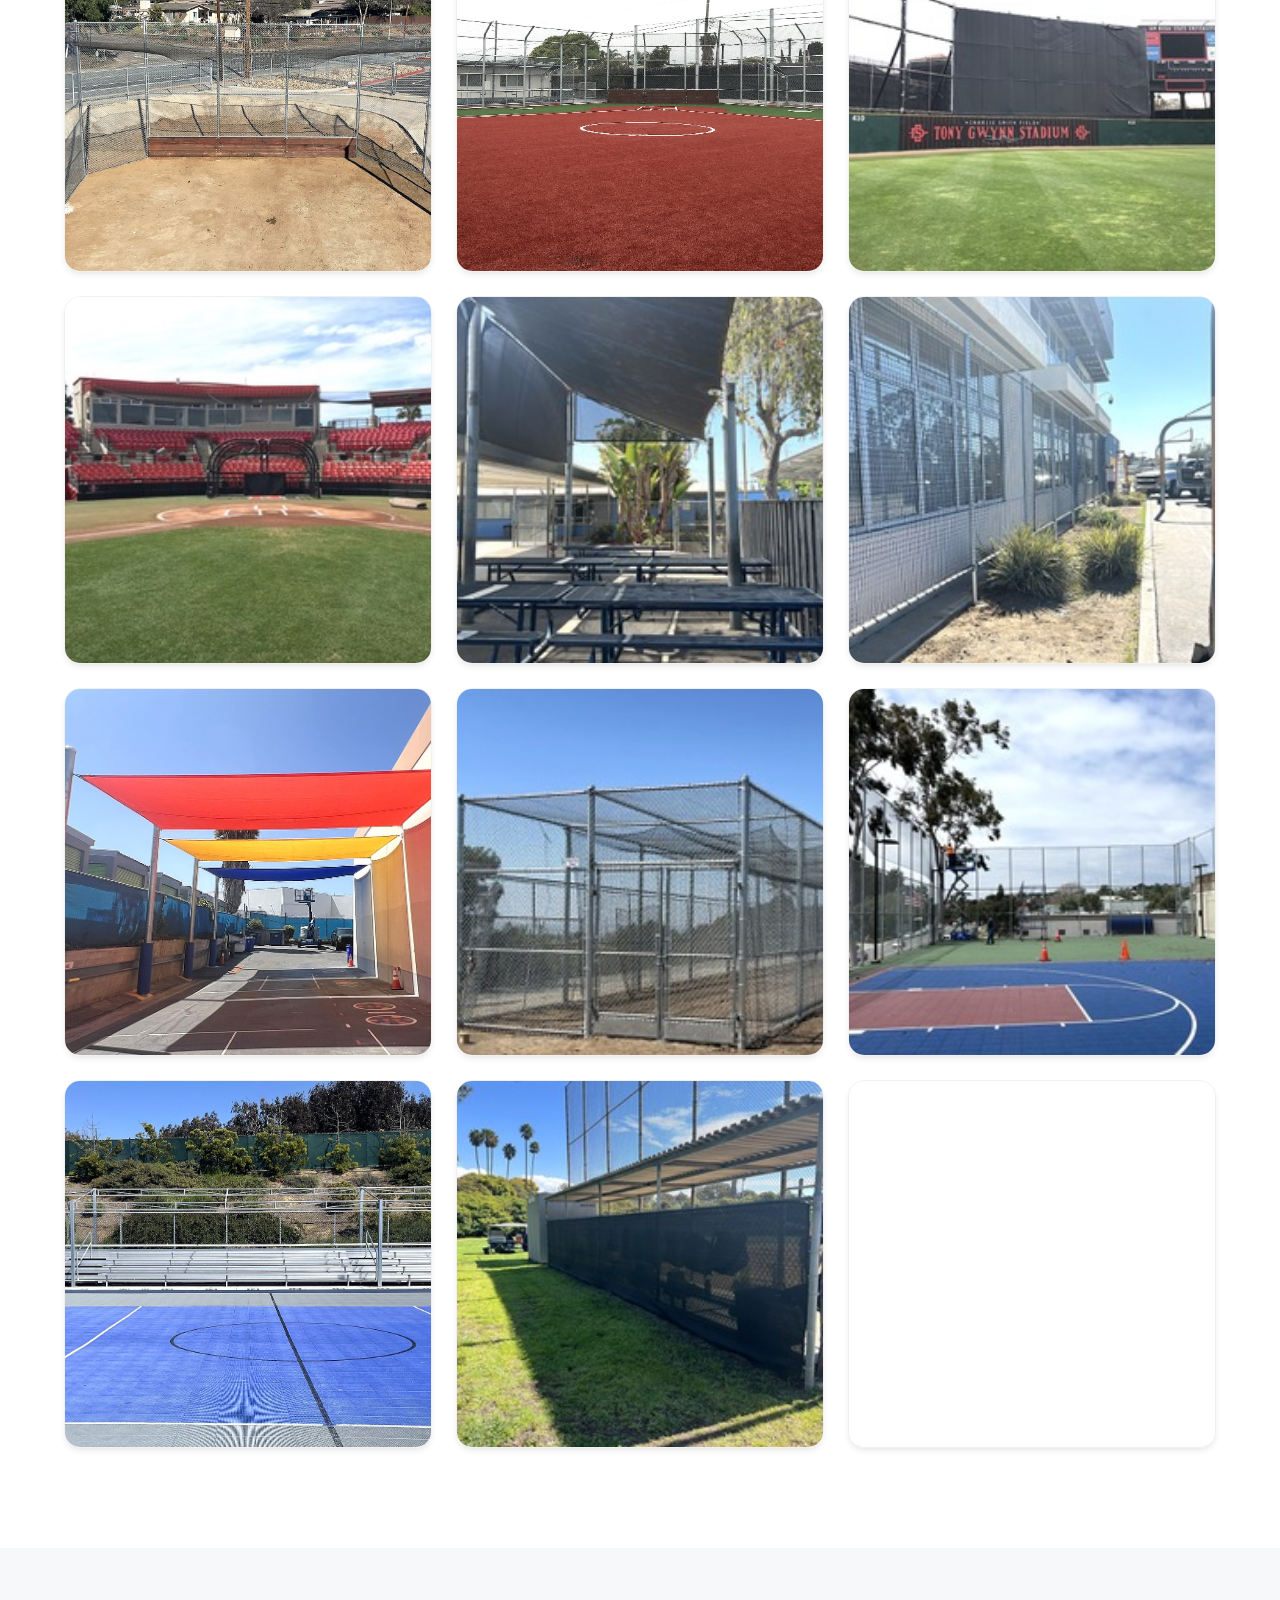
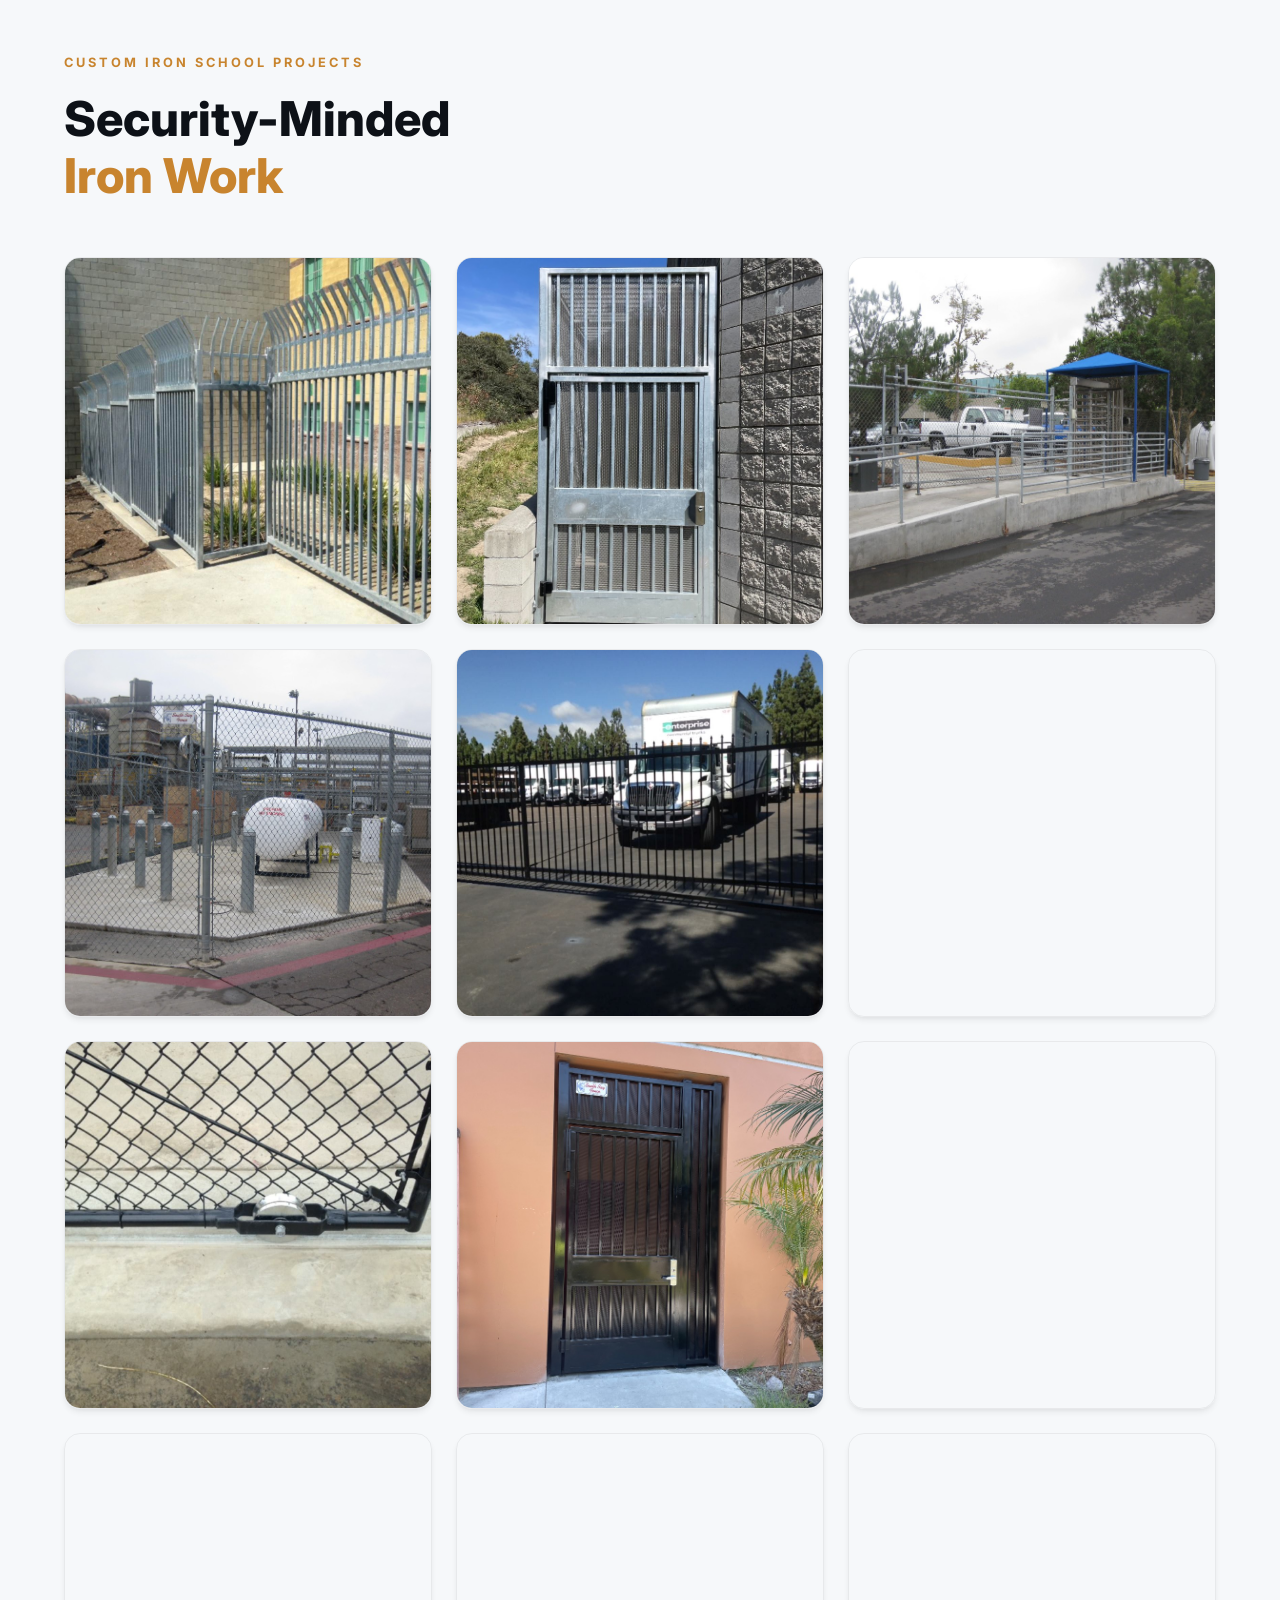
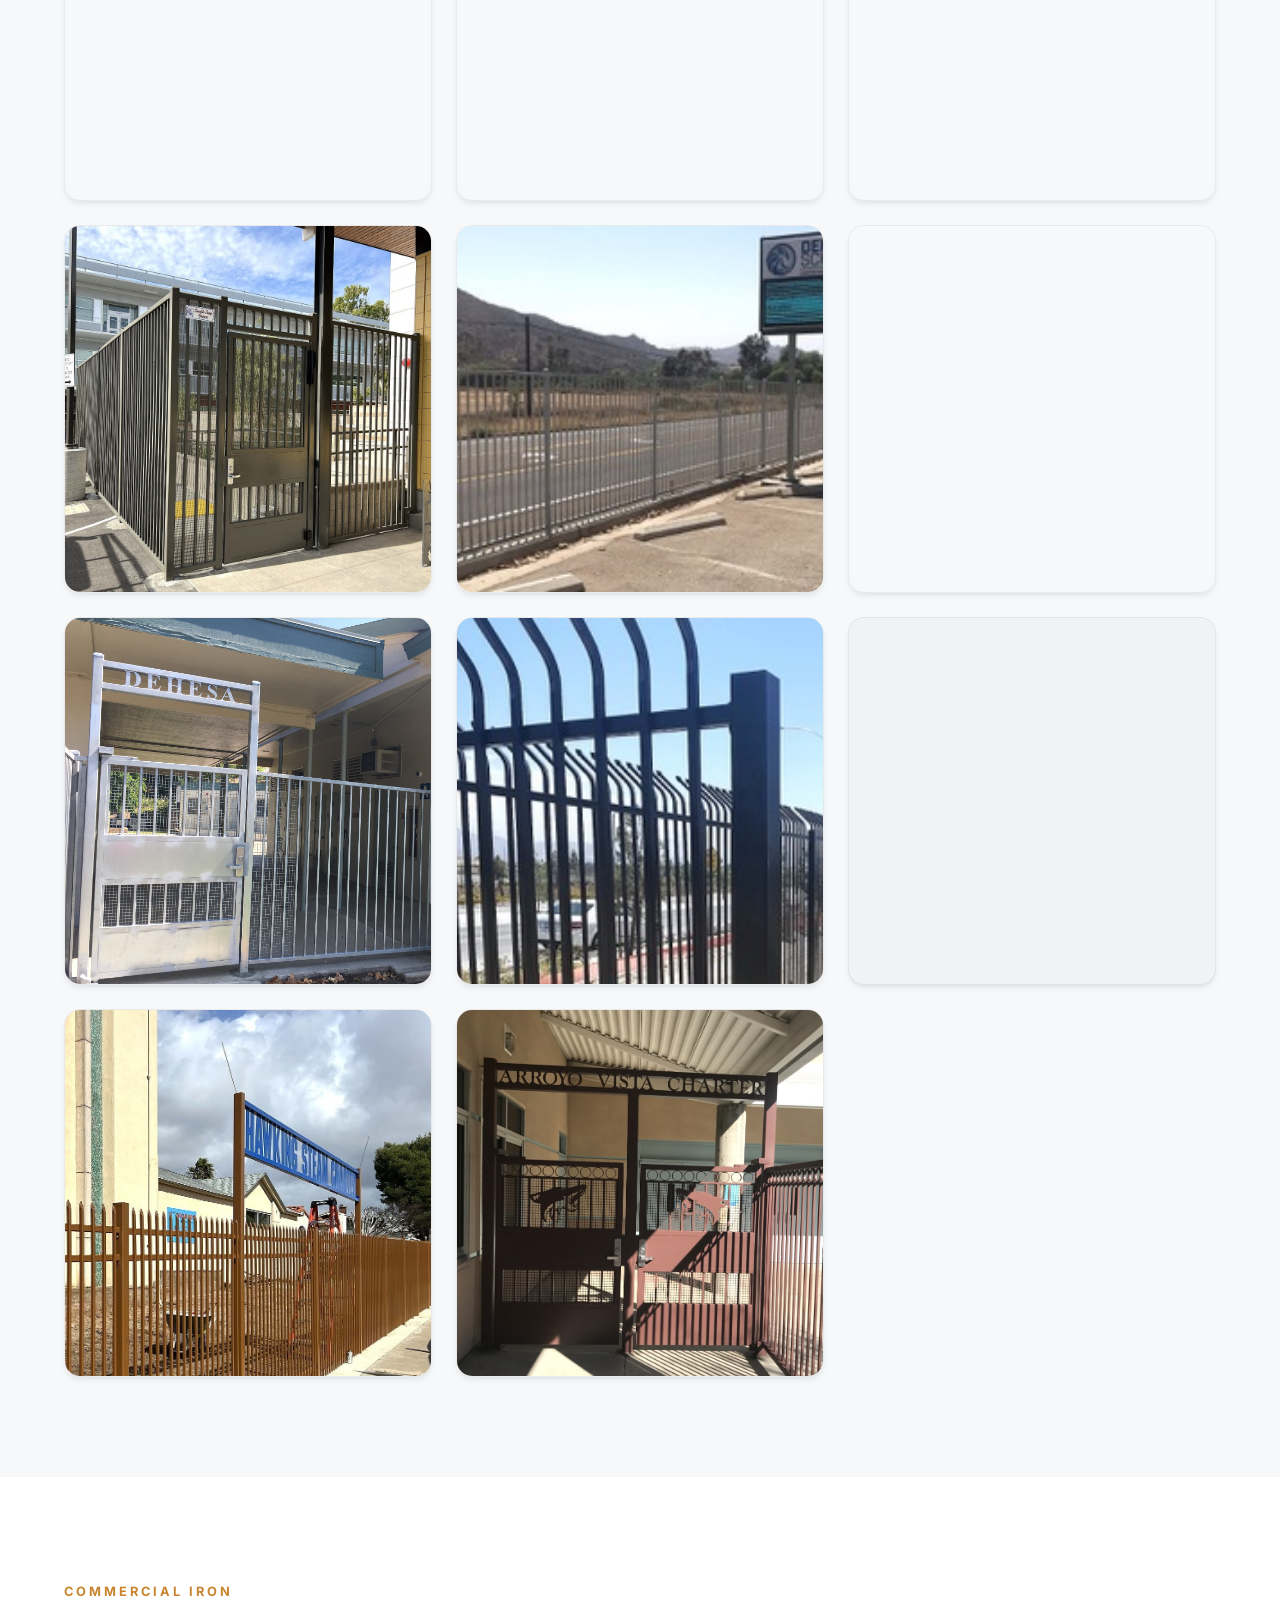
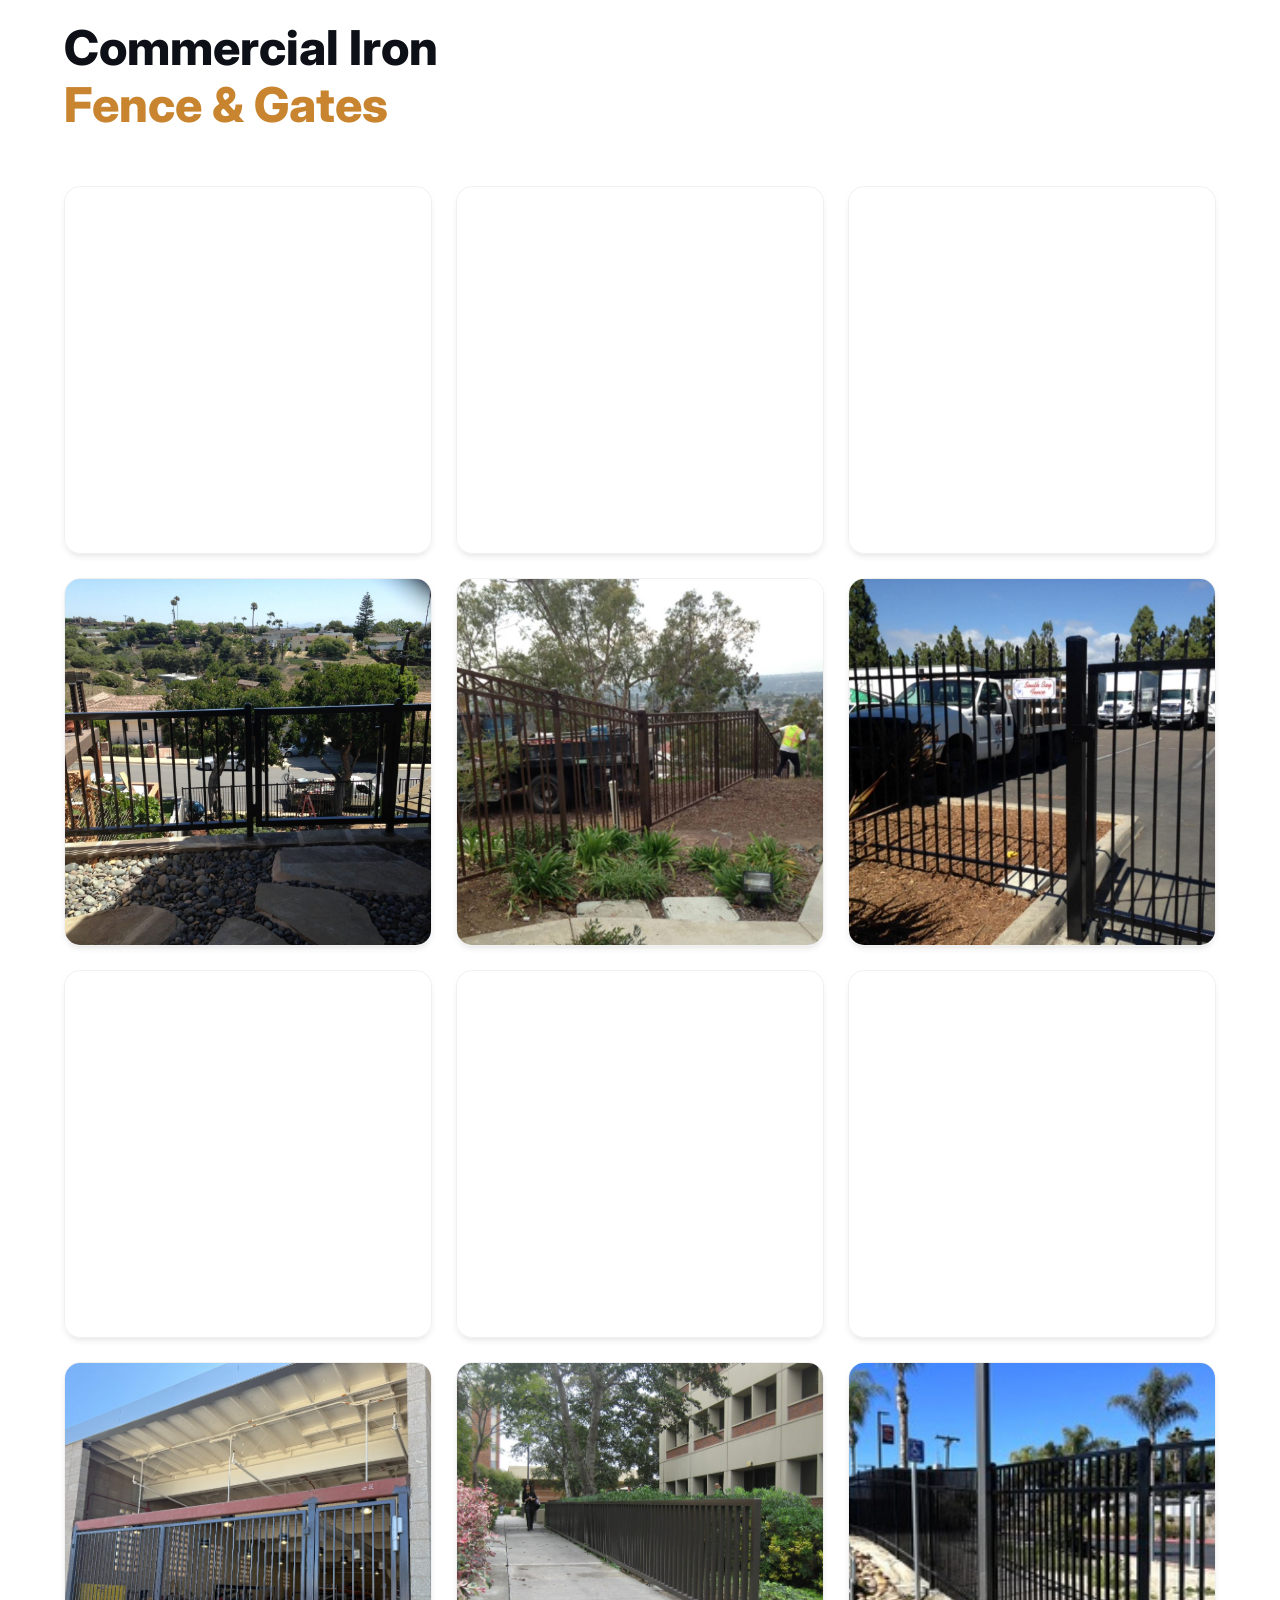
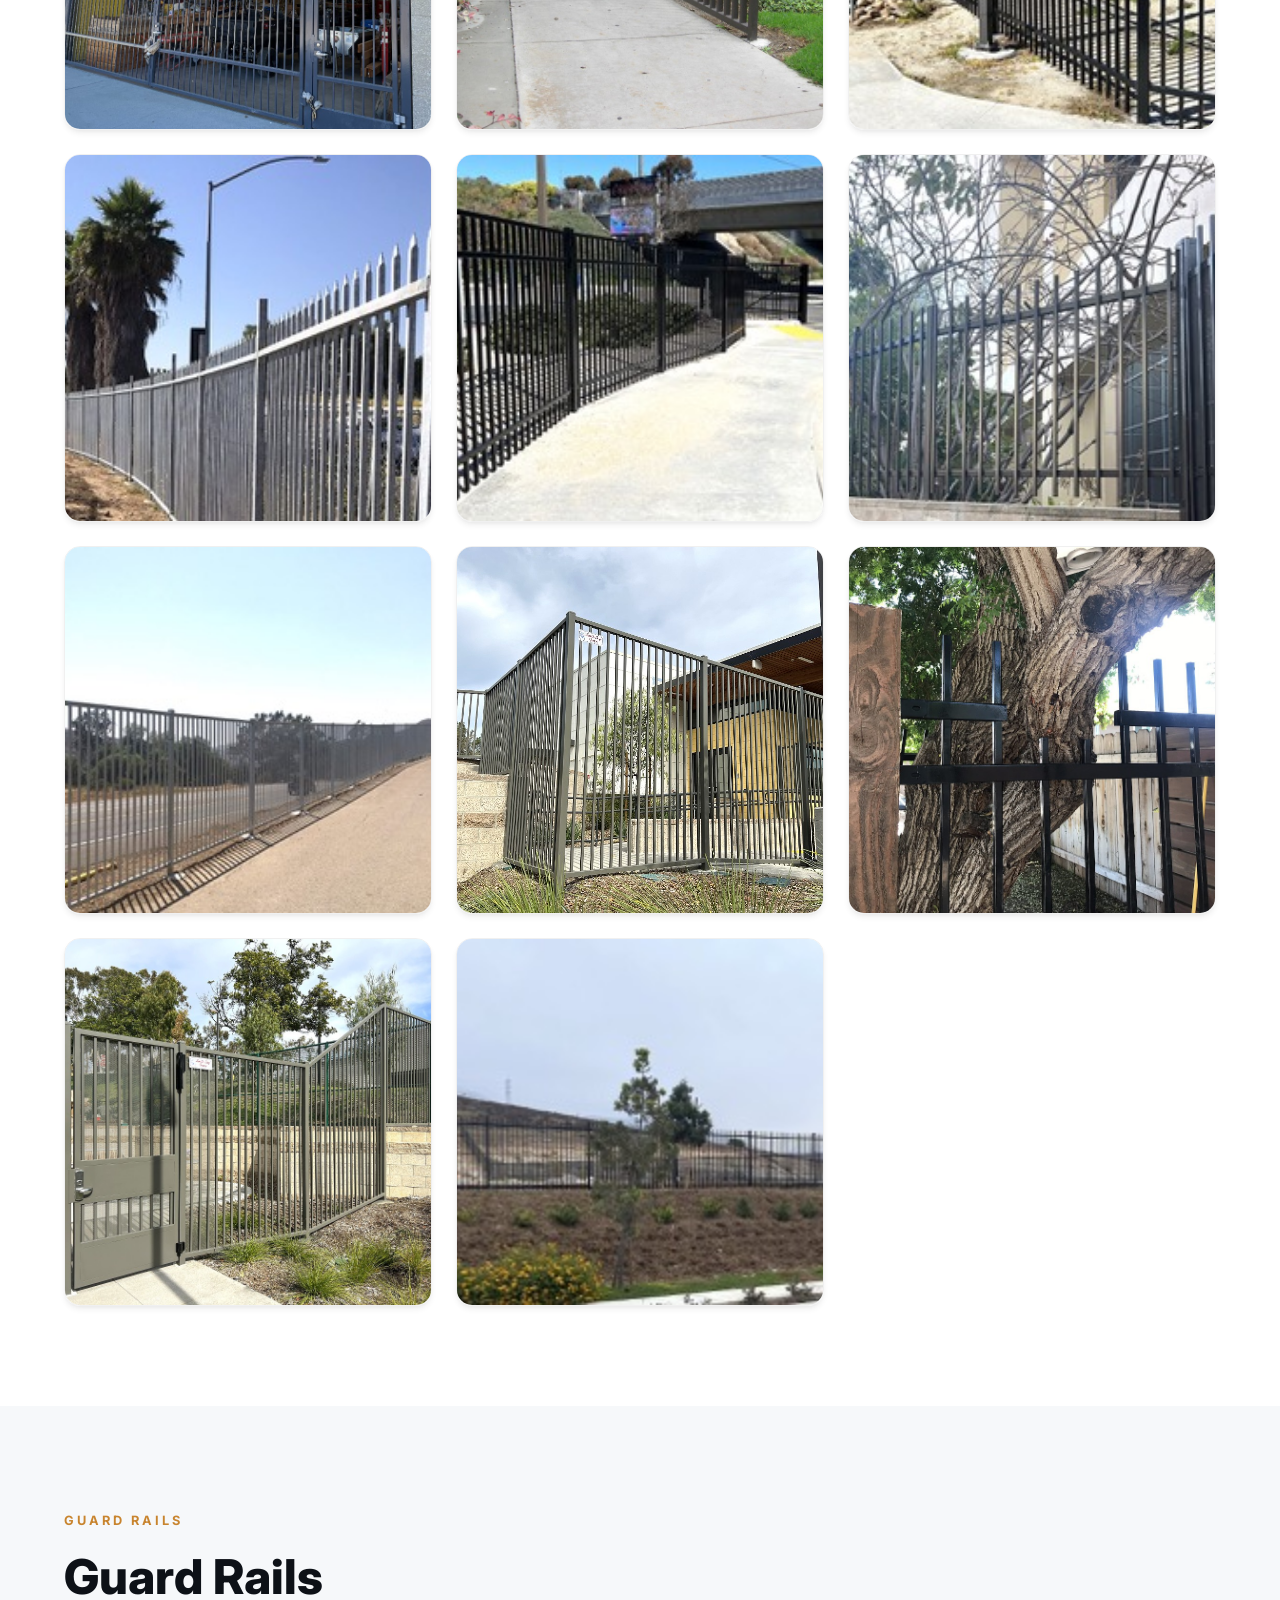
<file: gallery.html>
<!DOCTYPE html>
<html lang="en">
<head>
    <meta charset="UTF-8">
    <meta name="viewport" content="width=device-width, initial-scale=1.0">
    <title>Chain Link & Iron Fence Gallery | San Diego</title>
    <meta name="description" content="Photos of chain link fence, gates, school iron, tennis courts, and guard rails by South Bay Fence, Inc. in San Diego and Chula Vista.">
    <link rel="canonical" href="https://southbayfence.com/gallery.html">
    <link rel="icon" href="images/brand/logo.png" type="image/png">
    <link rel="apple-touch-icon" href="images/brand/logo.png">
    <meta property="og:type" content="website">
    <meta property="og:site_name" content="South Bay Fence, Inc.">
    <meta property="og:locale" content="en_US">
    <meta property="og:url" content="https://southbayfence.com/gallery.html">
    <meta property="og:title" content="Chain Link & Iron Fence Gallery | San Diego">
    <meta property="og:description" content="Photos of chain link fence, gates, school iron, tennis courts, and guard rails by South Bay Fence, Inc. in San Diego and Chula Vista.">
    <meta property="og:image" content="https://southbayfence.com/images/commercial-iron/Pipe-Arm-Gate-installation-in-San-Diego-Area-1.webp">
    <meta name="twitter:card" content="summary_large_image">
    <meta name="twitter:title" content="Chain Link & Iron Fence Gallery | San Diego">
    <meta name="twitter:description" content="Photos of chain link fence, gates, school iron, tennis courts, and guard rails by South Bay Fence, Inc. in San Diego and Chula Vista.">
    <meta name="twitter:image" content="https://southbayfence.com/images/commercial-iron/Pipe-Arm-Gate-installation-in-San-Diego-Area-1.webp">
    <link rel="preconnect" href="https://fonts.googleapis.com">
    <link rel="preconnect" href="https://fonts.gstatic.com" crossorigin>
    <link href="https://fonts.googleapis.com/css2?family=Inter:wght@300;400;500;600;700;800;900&family=Playfair+Display:wght@700;800;900&display=swap" rel="stylesheet">
    <link rel="stylesheet" href="css/style.css?v=mobile-css">
    <script type="application/ld+json">
    {
      "@context": "https://schema.org",
      "@type": "LocalBusiness",
      "name": "South Bay Fence, Inc.",
      "alternateName": "South Bay Fence",
      "url": "https://southbayfence.com/",
      "logo": "https://southbayfence.com/images/brand/logo.webp",
      "image": "https://southbayfence.com/images/commercial-iron/Pipe-Arm-Gate-installation-in-San-Diego-Area-1.webp",
      "telephone": "+16194203410",
      "email": "info@southbayfence.com",
      "address": {
        "@type": "PostalAddress",
        "streetAddress": "3084 Main St",
        "addressLocality": "Chula Vista",
        "addressRegion": "CA",
        "postalCode": "91911",
        "addressCountry": "US"
      },
      "areaServed": [
        "Chula Vista",
        "Coronado",
        "El Cajon",
        "Imperial Beach",
        "La Mesa",
        "Lemon Grove",
        "National City",
        "Poway",
        "San Diego",
        "San Ysidro",
        "Santee"
      ],
      "openingHours": "Mo-Fr 08:30-14:30",
      "openingHoursSpecification": {
        "@type": "OpeningHoursSpecification",
        "dayOfWeek": [
          "Monday",
          "Tuesday",
          "Wednesday",
          "Thursday",
          "Friday"
        ],
        "opens": "08:30",
        "closes": "14:30"
      },
      "hasCredential": {
        "@type": "EducationalOccupationalCredential",
        "credentialCategory": "license",
        "identifier": "343571",
        "name": "California Contractor License #343571"
      }
    }
    </script>
</head>
<body>
    <!-- Navigation -->
    <nav class="navbar navbar-transparent" id="navbar">
        <div class="container nav-inner">
            <a href="index.html" class="logo">
                <img src="images/brand/Logo-wht-version.webp" alt="South Bay Fence, Inc. logo" class="logo-img logo-white" width="350" height="71">
                <img src="images/brand/logo.webp" alt="South Bay Fence, Inc. logo" class="logo-img logo-dark" width="350" height="71">
            </a>
            <ul class="nav-links" id="navLinks">
                <li><a href="index.html">Home</a></li>
                <li><a href="about.html">About</a></li>
                <li><a href="gallery.html" class="active">Gallery</a></li>
                <li><a href="faq.html">FAQ</a></li>
                <li><a href="contact.html">Contact</a></li>
            </ul>
            <div class="nav-actions">
                <a href="tel:6194203410" class="nav-phone">
                    <svg width="16" height="16" viewBox="0 0 24 24" fill="none" stroke="currentColor" stroke-width="2"><path d="M22 16.92v3a2 2 0 0 1-2.18 2 19.79 19.79 0 0 1-8.63-3.07 19.5 19.5 0 0 1-6-6 19.79 19.79 0 0 1-3.07-8.67A2 2 0 0 1 4.11 2h3a2 2 0 0 1 2 1.72c.127.96.361 1.903.7 2.81a2 2 0 0 1-.45 2.11L8.09 9.91a16 16 0 0 0 6 6l1.27-1.27a2 2 0 0 1 2.11-.45c.907.339 1.85.573 2.81.7A2 2 0 0 1 22 16.92z"/></svg>
                    <span>(619) 420-3410</span>
                </a>
                <a href="contact.html" class="btn btn-primary nav-quote">Get A Quote</a>
            </div>
            <button class="mobile-toggle" id="mobileToggle" aria-label="Toggle menu">
                <span></span><span></span><span></span>
            </button>
        </div>
    </nav>

    <!-- Gallery Categories -->
    <section class="gallery-hero-section">
        <div class="gallery-hero-bg" style="background-image: url('images/chain-link/Chain-link2.jpeg');"></div>
        <div class="container">
            <div class="section-header text-center">
                <div class="section-label">Browse by Fence Type</div>
                <h1>Find the Work<br>That Matches <span class="highlight">Your Project</span></h1>
                <p class="section-desc">Each card opens a focused photo set, so visitors can quickly see the kind of fence, cage, court, gate, or rail work they need.</p>
            </div>
            <div class="specialties-page-grid gallery-category-grid">
                <a class="specialty-page-card gallery-category-card" href="#chain-link-fence">
                    <div class="card-img">
                        <img src="images/chain-link/Chainlinkmarine02.jpg" alt="Chain link fence installation in San Diego">
                        <span class="card-number">01</span>
                    </div>
                    <div class="card-body">
                        <h3>Chain Link Fence</h3>
                        <p>Commercial, industrial, and site-ready chain link fence work built for San Diego properties.</p>
                        <span class="card-link">View Photos →</span>
                    </div>
                </a>
                <a class="specialty-page-card gallery-category-card" href="#chain-link-enclosure">
                    <div class="card-img">
                        <img src="images/enclosures/covered-chain-link-enclosure-01.png" alt="Covered chain link enclosure in San Diego">
                        <span class="card-number">02</span>
                    </div>
                    <div class="card-body">
                        <h3>Chain Link Enclosure</h3>
                        <p>Privacy slats, secure enclosures, valve cages, yards, and restricted-access areas.</p>
                        <span class="card-link">View Photos →</span>
                    </div>
                </a>
                <a class="specialty-page-card gallery-category-card" href="#batting-cages-tennis-courts">
                    <div class="card-img">
                        <img src="images/sports-fencing/batting-cage-chain-link-netting-01.png" alt="Batting cage chain link netting and sports fencing">
                        <span class="card-number">03</span>
                    </div>
                    <div class="card-body">
                        <h3>Batting Cages & Tennis Courts</h3>
                        <p>Sports fencing, court netting, backstops, and batting cage projects.</p>
                        <span class="card-link">View Photos →</span>
                    </div>
                </a>
                <a class="specialty-page-card gallery-category-card" href="#custom-iron-school-projects">
                    <div class="card-img">
                        <img src="images/security-iron/custom-iron-security-door-01.png" alt="Custom iron security door for school project">
                        <span class="card-number">04</span>
                    </div>
                    <div class="card-body">
                        <h3>Custom Iron School Projects</h3>
                        <p>Security-focused iron work, gates, and school-site fence solutions.</p>
                        <span class="card-link">View Photos →</span>
                    </div>
                </a>
                <a class="specialty-page-card gallery-category-card" href="#commercial-iron">
                    <div class="card-img">
                        <img src="images/commercial-iron/commercial-iron-slide-gate-01.png" alt="Commercial iron slide gate">
                        <span class="card-number">05</span>
                    </div>
                    <div class="card-body">
                        <h3>Commercial Iron</h3>
                        <p>Iron fence, gates, pickets, swing doors, and commercial perimeter projects.</p>
                        <span class="card-link">View Photos →</span>
                    </div>
                </a>
                <a class="specialty-page-card gallery-category-card" href="#guard-rails">
                    <div class="card-img">
                        <img src="images/guardrails-handrails/guardrails.jpg" alt="Commercial guard rails and handrails">
                        <span class="card-number">06</span>
                    </div>
                    <div class="card-body">
                        <h3>Guard Rails</h3>
                        <p>Guard rails, handrails, and practical safety installs for commercial properties.</p>
                        <span class="card-link">View Photos →</span>
                    </div>
                </a>
            </div>
        </div>
    </section>

    <!-- Photo Sets -->
    <section class="section gallery-section" id="chain-link-fence">
        <div class="container">
            <div class="section-header">
                <div class="section-label">Chain Link Fence</div>
                <h2>Chain Link Fence<br><span class="highlight">Projects</span></h2>
            </div>
            <div class="portfolio-grid gallery-photo-grid">
                <div class="portfolio-item"><img loading="lazy" decoding="async" src="images/security-iron/chain-link-security-gate-01.png" alt="Chain link security gate"><div class="portfolio-overlay"><span>Security Gate</span></div></div>
                <div class="portfolio-item"><img loading="lazy" decoding="async" src="images/chain-link/blackvinylchainlink01.jpg" alt="Black vinyl chain link fence detail"><div class="portfolio-overlay"><span>Vinyl Coated Fence</span></div></div>
                <div class="portfolio-item"><img loading="lazy" decoding="async" src="images/chain-link/Chainlinkmarine.jpg" alt="Marine-grade chain link fence"><div class="portfolio-overlay"><span>Marine Chain Link</span></div></div>
                <div class="portfolio-item"><img loading="lazy" decoding="async" src="images/chain-link/covered-chain-link-walkway-01.png" alt="Covered chain link walkway enclosure"><div class="portfolio-overlay"><span>Covered Walkway Fence</span></div></div>
                <div class="portfolio-item"><img loading="lazy" decoding="async" src="images/sports-fencing/sports-field-chain-link-fence-03.png" alt="Sports field chain link perimeter fence"><div class="portfolio-overlay"><span>Sports Field Fence</span></div></div>
                <div class="portfolio-item"><img loading="lazy" decoding="async" src="images/enclosures/privacychainlink07.jpg" alt="Brown privacy chain link fence with slats"><div class="portfolio-overlay"><span>Privacy Chain Link</span></div></div>
                <div class="portfolio-item"><img loading="lazy" decoding="async" src="images/chain-link/8ft-high-6-gauge-chain-link-fence.png" alt="8 foot high 6 gauge chain link fence"><div class="portfolio-overlay"><span>8ft 6 Gauge Chain Link</span></div></div>
                <div class="portfolio-item"><img loading="lazy" decoding="async" src="images/chain-link/chain-link-razor-wire-01.png" alt="Chain link fence with razor wire"><div class="portfolio-overlay"><span>Razor Wire Fence</span></div></div>
                <div class="portfolio-item"><img loading="lazy" decoding="async" src="images/chain-link/chain-link-razor-wire-02.png" alt="Chain link perimeter fence with razor wire"><div class="portfolio-overlay"><span>Secure Perimeter Fence</span></div></div>
                <div class="portfolio-item"><img loading="lazy" decoding="async" src="images/security-iron/dam-security-gate-razor-wire.jpeg" alt="Dam security gate with razor wire"><div class="portfolio-overlay"><span>Dam Security Gate</span></div></div>
                <div class="portfolio-item"><img loading="lazy" decoding="async" src="images/chain-link/20ft-chain-link-fence.png" alt="20 foot tall chain link fence"><div class="portfolio-overlay"><span>20ft Chain Link Fence</span></div></div>
                <div class="portfolio-item"><img loading="lazy" decoding="async" src="images/chain-link/chain-link-second-story-fence.png" alt="Chain link fence on second story structure"><div class="portfolio-overlay"><span>Second Story Chain Link</span></div></div>
                <div class="portfolio-item"><img loading="lazy" decoding="async" src="images/chain-link/chain-link-fence-01.png" alt="Chain link fence along roadway"><div class="portfolio-overlay"><span>Roadside Chain Link</span></div></div>
                <div class="portfolio-item"><img loading="lazy" decoding="async" src="images/chain-link/black-chain-link-walkway.jpeg" alt="Black chain link fence along walkway"><div class="portfolio-overlay"><span>Black Chain Link Walkway</span></div></div>
                <div class="portfolio-item"><img loading="lazy" decoding="async" src="images/chain-link/black-chain-link-dog-park.jpeg" alt="Black chain link dog park fence"><div class="portfolio-overlay"><span>Dog Park Fence</span></div></div>
                <div class="portfolio-item"><img loading="lazy" decoding="async" src="images/chain-link/chain-link-double-swing-gate.jpg" alt="Chain link double swing gate on driveway"><div class="portfolio-overlay"><span>Double Swing Gate</span></div></div>
                <div class="portfolio-item"><img loading="lazy" decoding="async" src="images/chain-link/chain-link-corner-fence.jpg" alt="Chain link corner fence installation"><div class="portfolio-overlay"><span>Chain Link Corner</span></div></div>
            </div>
        </div>
    </section>

    <section class="section gallery-section section-light" id="chain-link-enclosure">
        <div class="container">
            <div class="section-header">
                <div class="section-label">Chain Link Enclosure</div>
                <h2>Privacy & Secure<br><span class="highlight">Enclosures</span></h2>
            </div>
            <div class="portfolio-grid gallery-photo-grid">
                <div class="portfolio-item"><img loading="lazy" decoding="async" src="images/enclosures/privacychainlinkenclosure.jpg" alt="Privacy chain link enclosure"><div class="portfolio-overlay"><span>Privacy Enclosure</span></div></div>
                <div class="portfolio-item"><img loading="lazy" decoding="async" src="images/enclosures/privacylinkenclosure.jpg" alt="Privacy link enclosure with slats"><div class="portfolio-overlay"><span>Privacy Link Enclosure</span></div></div>
                <div class="portfolio-item"><img loading="lazy" decoding="async" src="images/enclosures/privacychainlink.jpg" alt="Privacy chain link fence"><div class="portfolio-overlay"><span>Privacy Chain Link</span></div></div>
                <div class="portfolio-item"><img loading="lazy" decoding="async" src="images/enclosures/privacychainlink01.jpg" alt="Chain link fence with privacy slats"><div class="portfolio-overlay"><span>Privacy Slats</span></div></div>
                <div class="portfolio-item"><img loading="lazy" decoding="async" src="images/enclosures/privacychainlink02.jpg" alt="Commercial privacy chain link fence"><div class="portfolio-overlay"><span>Commercial Privacy Fence</span></div></div>
                <div class="portfolio-item"><img loading="lazy" decoding="async" src="images/enclosures/customchainlinkprivacygate.jpg" alt="Custom chain link privacy gate"><div class="portfolio-overlay"><span>Privacy Gate</span></div></div>
                <div class="portfolio-item"><img loading="lazy" decoding="async" src="images/enclosures/valveenclosure.jpg" alt="Valve enclosure fencing"><div class="portfolio-overlay"><span>Valve Enclosure</span></div></div>
                <div class="portfolio-item"><img loading="lazy" decoding="async" src="images/enclosures/Enclosure.jpg" alt="Commercial fence enclosure"><div class="portfolio-overlay"><span>Fence Enclosure</span></div></div>
                <div class="portfolio-item"><img loading="lazy" decoding="async" src="images/enclosures/commercial-iron-equipment-enclosure-01.png" alt="Commercial equipment enclosure"><div class="portfolio-overlay"><span>Equipment Enclosure</span></div></div>
                <div class="portfolio-item"><img loading="lazy" decoding="async" src="images/enclosures/chain-link-valve-cover-enclosure.jpeg" alt="Chain link valve cover enclosure at Eastlake High"><div class="portfolio-overlay"><span>Valve Cover Enclosure</span></div></div>
                <div class="portfolio-item"><img loading="lazy" decoding="async" src="images/enclosures/chain-link-enclosure-02.png" alt="Chain link equipment enclosure"><div class="portfolio-overlay"><span>Chain Link Enclosure</span></div></div>
            </div>
        </div>
    </section>

    <section class="section gallery-section" id="batting-cages-tennis-courts">
        <div class="container">
            <div class="section-header">
                <div class="section-label">Sports Fencing</div>
                <h2>Batting Cages<br>& <span class="highlight">Tennis Courts</span></h2>
            </div>
            <div class="portfolio-grid gallery-photo-grid">
                <div class="portfolio-item"><img loading="lazy" decoding="async" src="images/sports-fencing/battingcage.jpg" alt="Batting cage fence installation"><div class="portfolio-overlay"><span>Batting Cage</span></div></div>
                <div class="portfolio-item"><img loading="lazy" decoding="async" src="images/sports-fencing/tenniscourtnetting.jpg" alt="Tennis court netting"><div class="portfolio-overlay"><span>Tennis Court Netting</span></div></div>
                <div class="portfolio-item"><img loading="lazy" decoding="async" src="images/sports-fencing/tenniscourtnetting01.jpg" alt="Tennis court fence and netting"><div class="portfolio-overlay"><span>Tennis Court Fence</span></div></div>
                <div class="portfolio-item"><img loading="lazy" decoding="async" src="images/sports-fencing/backstop01.jpg" alt="Baseball field backstop fence"><div class="portfolio-overlay"><span>Backstop Fence</span></div></div>
                <div class="portfolio-item"><img loading="lazy" decoding="async" src="images/sports-fencing/baseballfieldchainlink.jpg" alt="Baseball field chain link fencing"><div class="portfolio-overlay"><span>Baseball Field Fence</span></div></div>
                <div class="portfolio-item"><img loading="lazy" decoding="async" src="images/sports-fencing/batting-cage-chain-link-netting-02.png" alt="Batting cage chain link netting"><div class="portfolio-overlay"><span>Batting Cage Netting</span></div></div>
                <div class="portfolio-item"><img loading="lazy" decoding="async" src="images/sports-fencing/batting-cage-frame-installation-01.png" alt="Batting cage frame installation"><div class="portfolio-overlay"><span>Batting Cage Frame</span></div></div>
                <div class="portfolio-item"><img loading="lazy" decoding="async" src="images/sports-fencing/sports-field-chain-link-fence-01.png" alt="Sports field chain link fence"><div class="portfolio-overlay"><span>Sports Field Fence</span></div></div>
                <div class="portfolio-item"><img loading="lazy" decoding="async" src="images/sports-fencing/baseball-field-chain-link-fence-01.png" alt="Baseball field chain link fence"><div class="portfolio-overlay"><span>Baseball Chain Link</span></div></div>
                <div class="portfolio-item"><img loading="lazy" decoding="async" src="images/sports-fencing/golf-course-netting.png" alt="Golf course protective netting"><div class="portfolio-overlay"><span>Golf Netting</span></div></div>
                <div class="portfolio-item"><img loading="lazy" decoding="async" src="images/sports-fencing/covered-dugout-chain-link-fence.png" alt="Covered dugout with chain link fence"><div class="portfolio-overlay"><span>Covered Dugout</span></div></div>
                <div class="portfolio-item"><img loading="lazy" decoding="async" src="images/sports-fencing/batting-cage-chain-link-fence.png" alt="Batting cage chain link fence"><div class="portfolio-overlay"><span>Batting Cage Fence</span></div></div>
                <div class="portfolio-item"><img loading="lazy" decoding="async" src="images/sports-fencing/baseball-backstop-01.jpeg" alt="Baseball field backstop"><div class="portfolio-overlay"><span>Baseball Backstop</span></div></div>
                <div class="portfolio-item"><img loading="lazy" decoding="async" src="images/sports-fencing/baseball-backstop-03.jpeg" alt="Baseball field backstop with turf"><div class="portfolio-overlay"><span>Turf Field Backstop</span></div></div>
                <div class="portfolio-item"><img loading="lazy" decoding="async" src="images/sports-fencing/tony-gwynn-stadium-shade-cloth.png" alt="Tony Gwynn Stadium shade cloth installation"><div class="portfolio-overlay"><span>Tony Gwynn Shade Cloth</span></div></div>
                <div class="portfolio-item"><img loading="lazy" decoding="async" src="images/sports-fencing/tony-gwynn-stadium-netting.png" alt="Tony Gwynn Stadium protective netting"><div class="portfolio-overlay"><span>Tony Gwynn Netting</span></div></div>
                <div class="portfolio-item"><img loading="lazy" decoding="async" src="images/sports-fencing/shade-cover-02.png" alt="Outdoor shade cover over picnic area"><div class="portfolio-overlay"><span>Shade Cover</span></div></div>
                <div class="portfolio-item"><img loading="lazy" decoding="async" src="images/sports-fencing/commercial-netting.png" alt="Commercial safety netting along building"><div class="portfolio-overlay"><span>Commercial Netting</span></div></div>
                <div class="portfolio-item"><img loading="lazy" decoding="async" src="images/sports-fencing/custom-shade-cover.jpeg" alt="Custom shade cover installation"><div class="portfolio-overlay"><span>Custom Shade Cover</span></div></div>
                <div class="portfolio-item"><img loading="lazy" decoding="async" src="images/sports-fencing/chain-link-batting-cage.png" alt="Chain link batting cage enclosure"><div class="portfolio-overlay"><span>Chain Link Batting Cage</span></div></div>
                <div class="portfolio-item"><img loading="lazy" decoding="async" src="images/sports-fencing/chain-link-basketball-court-fence.png" alt="Chain link basketball court fence"><div class="portfolio-overlay"><span>Basketball Court Fence</span></div></div>
                <div class="portfolio-item"><img loading="lazy" decoding="async" src="images/sports-fencing/tennis-court.jpeg" alt="Tennis court bleachers and shade structure"><div class="portfolio-overlay"><span>Tennis Court</span></div></div>
                <div class="portfolio-item"><img loading="lazy" decoding="async" src="images/sports-fencing/chain-link-dugout-shade-cloth.png" alt="Chain link dugout with shade cloth"><div class="portfolio-overlay"><span>Dugout Shade Cloth</span></div></div>
                <div class="portfolio-item"><img loading="lazy" decoding="async" src="images/sports-fencing/baseball-field-fence-edited04.jpg" alt="Baseball field fence"><div class="portfolio-overlay"><span>Baseball Field Fence</span></div></div>
            </div>
        </div>
    </section>

    <section class="section gallery-section section-light" id="custom-iron-school-projects">
        <div class="container">
            <div class="section-header">
                <div class="section-label">Custom Iron School Projects</div>
                <h2>Security-Minded<br><span class="highlight">Iron Work</span></h2>
            </div>
            <div class="portfolio-grid gallery-photo-grid">
                <div class="portfolio-item"><img loading="lazy" decoding="async" src="images/security-iron/customironsecurityfence.jpg" alt="Custom iron security fence"><div class="portfolio-overlay"><span>Security Iron Fence</span></div></div>
                <div class="portfolio-item"><img loading="lazy" decoding="async" src="images/security-iron/galvanized-security-gate-02.png" alt="Galvanized pedestrian security gate"><div class="portfolio-overlay"><span>Pedestrian Security Gate</span></div></div>
                <div class="portfolio-item"><img loading="lazy" decoding="async" src="images/guardrails-handrails/turnstile-with-handrail.png" alt="Turnstile access point with handrail"><div class="portfolio-overlay"><span>Turnstile Access</span></div></div>
                <div class="portfolio-item"><img loading="lazy" decoding="async" src="images/security-iron/steel-bollard-protection-post.png" alt="Steel bollards protecting secured equipment"><div class="portfolio-overlay"><span>Bollard Protection</span></div></div>
                <div class="portfolio-item"><img loading="lazy" decoding="async" src="images/commercial-iron/customironswinggate.jpg" alt="Custom iron swing gate"><div class="portfolio-overlay"><span>Iron Swing Gate</span></div></div>
                <div class="portfolio-item"><img loading="lazy" decoding="async" src="images/commercial-iron/irongatewithoperator.jpg" alt="Iron gate with operator"><div class="portfolio-overlay"><span>Gate Operator</span></div></div>
                <div class="portfolio-item"><img loading="lazy" decoding="async" src="images/commercial-iron/vtrackwheel.jpg" alt="V-track wheel for sliding gate"><div class="portfolio-overlay"><span>Gate Hardware</span></div></div>
                <div class="portfolio-item"><img loading="lazy" decoding="async" src="images/security-iron/custom-iron-security-door-02.png" alt="Custom iron security door"><div class="portfolio-overlay"><span>Security Door</span></div></div>
                <div class="portfolio-item"><img loading="lazy" decoding="async" src="images/security-iron/galvanized-security-gate-01.png" alt="Galvanized security gate"><div class="portfolio-overlay"><span>Galvanized Gate</span></div></div>
                <div class="portfolio-item"><img loading="lazy" decoding="async" src="images/security-iron/storm-drain-security-grates-01.png" alt="Storm drain security grates"><div class="portfolio-overlay"><span>Drain Security Grates</span></div></div>
                <div class="portfolio-item"><img loading="lazy" decoding="async" src="images/security-iron/iron-gate-panic-hardware-outside-view.png" alt="Iron gate with panic hardware outside view"><div class="portfolio-overlay"><span>Panic Hardware Gate</span></div></div>
                <div class="portfolio-item"><img loading="lazy" decoding="async" src="images/security-iron/security-iron-gate-tamper-resistant-mesh.jpeg" alt="Security iron gate with tamper resistant mesh"><div class="portfolio-overlay"><span>Tamper-Resistant Gate</span></div></div>
                <div class="portfolio-item"><img loading="lazy" decoding="async" src="images/security-iron/security-iron-gate-and-fence.jpeg" alt="Security iron gate and fence"><div class="portfolio-overlay"><span>Security Gate & Fence</span></div></div>
                <div class="portfolio-item"><img loading="lazy" decoding="async" src="images/security-iron/iron-school-fence.png" alt="Iron fence for school campus"><div class="portfolio-overlay"><span>School Iron Fence</span></div></div>
                <div class="portfolio-item"><img loading="lazy" decoding="async" src="images/security-iron/custom-iron-gate-school.jpeg" alt="Custom iron gate at Discovery Charter school auditorium"><div class="portfolio-overlay"><span>Discovery Charter Gate</span></div></div>
                <div class="portfolio-item portfolio-item--dehesa"><img loading="lazy" decoding="async" src="images/security-iron/dehesa-school-iron.jpeg" alt="Dehesa school iron security gate and fence"><div class="portfolio-overlay"><span>Dehesa School Iron</span></div></div>
                <div class="portfolio-item"><img loading="lazy" decoding="async" src="images/security-iron/guardian-iron-security-fence.png" alt="Guardian iron security fence"><div class="portfolio-overlay"><span>Guardian Security Fence</span></div></div>
                <div class="portfolio-item portfolio-item--custom-school-iron"><img loading="lazy" decoding="async" src="images/security-iron/custom-iron-school-fence.jpeg" alt="Custom iron school fence with Home of the Norsemen gate"><div class="portfolio-overlay"><span>Custom School Iron</span></div></div>
                <div class="portfolio-item"><img loading="lazy" decoding="async" src="images/security-iron/custom-iron-school-hawkins-fence.jpeg" alt="Hawking Steam Charter school iron fence entrance"><div class="portfolio-overlay"><span>Hawkins School Fence</span></div></div>
                <div class="portfolio-item"><img loading="lazy" decoding="async" src="images/security-iron/arroyo-vista-school-iron-gate.jpeg" alt="Arroyo Vista Charter school iron gate"><div class="portfolio-overlay"><span>Arroyo Vista School</span></div></div>
            </div>
        </div>
    </section>

    <section class="section gallery-section" id="commercial-iron">
        <div class="container">
            <div class="section-header">
                <div class="section-label">Commercial Iron</div>
                <h2>Commercial Iron<br><span class="highlight">Fence & Gates</span></h2>
            </div>
            <div class="portfolio-grid gallery-photo-grid">
                <div class="portfolio-item"><img loading="lazy" decoding="async" src="images/commercial-iron/ironfence.jpg" alt="Commercial iron fence"><div class="portfolio-overlay"><span>Iron Fence</span></div></div>
                <div class="portfolio-item"><img loading="lazy" decoding="async" src="images/commercial-iron/ironfence01.jpg" alt="Iron fence installation"><div class="portfolio-overlay"><span>Iron Fence Installation</span></div></div>
                <div class="portfolio-item"><img loading="lazy" decoding="async" src="images/commercial-iron/ironfenceandgate.jpg" alt="Iron fence and gate"><div class="portfolio-overlay"><span>Iron Fence & Gate</span></div></div>
                <div class="portfolio-item"><img loading="lazy" decoding="async" src="images/commercial-iron/ironfencewithgate.jpg" alt="Iron fence with pedestrian gate"><div class="portfolio-overlay"><span>Iron Fence With Gate</span></div></div>
                <div class="portfolio-item"><img loading="lazy" decoding="async" src="images/commercial-iron/customironfence.jpg" alt="Custom iron fence"><div class="portfolio-overlay"><span>Custom Iron Fence</span></div></div>
                <div class="portfolio-item"><img loading="lazy" decoding="async" src="images/commercial-iron/customironpicketfence.jpg" alt="Custom iron picket fence"><div class="portfolio-overlay"><span>Iron Picket Fence</span></div></div>
                <div class="portfolio-item"><img loading="lazy" decoding="async" src="images/commercial-iron/black-iron-fence-01.png" alt="Black iron fence"><div class="portfolio-overlay"><span>Black Iron Fence</span></div></div>
                <div class="portfolio-item"><img loading="lazy" decoding="async" src="images/commercial-iron/black-iron-fence-02.png" alt="Black iron fence project"><div class="portfolio-overlay"><span>Black Iron Project</span></div></div>
                <div class="portfolio-item"><img loading="lazy" decoding="async" src="images/commercial-iron/commercial-iron-pedestrian-gate-01.png" alt="Commercial iron pedestrian gate"><div class="portfolio-overlay"><span>Pedestrian Gate</span></div></div>
                <div class="portfolio-item"><img loading="lazy" decoding="async" src="images/commercial-iron/commercial-iron-shop-gate-01.png" alt="Commercial iron shop gate"><div class="portfolio-overlay"><span>Shop Gate</span></div></div>
                <div class="portfolio-item"><img loading="lazy" decoding="async" src="images/commercial-iron/commercial-iron-fence-walkway.png" alt="Commercial iron fence along walkway"><div class="portfolio-overlay"><span>Commercial Iron Fence</span></div></div>
                <div class="portfolio-item"><img loading="lazy" decoding="async" src="images/commercial-iron/wrought-iron-square-post-fence-01.png" alt="Square post wrought iron fence"><div class="portfolio-overlay"><span>Square Post Iron Fence</span></div></div>
                <div class="portfolio-item"><img loading="lazy" decoding="async" src="images/commercial-iron/curved-iron-picket-fence.png" alt="Curved iron picket fence"><div class="portfolio-overlay"><span>Curved Iron Picket</span></div></div>
                <div class="portfolio-item"><img loading="lazy" decoding="async" src="images/commercial-iron/wrought-iron-square-post-fence-02.png" alt="Square post wrought iron fence project"><div class="portfolio-overlay"><span>Square Post Iron Project</span></div></div>
                <div class="portfolio-item"><img loading="lazy" decoding="async" src="images/commercial-iron/iron-fence-on-block-wall-02.png" alt="Iron fence on block wall"><div class="portfolio-overlay"><span>Iron Fence On Wall</span></div></div>
                <div class="portfolio-item"><img loading="lazy" decoding="async" src="images/commercial-iron/commercial-iron-fence-02.png" alt="Commercial iron fence along road"><div class="portfolio-overlay"><span>Roadside Iron Fence</span></div></div>
                <div class="portfolio-item"><img loading="lazy" decoding="async" src="images/commercial-iron/custom-iron-fence-project.jpeg" alt="Custom iron fence project"><div class="portfolio-overlay"><span>Custom Iron Project</span></div></div>
                <div class="portfolio-item"><img loading="lazy" decoding="async" src="images/wood-fence/custom-iron-fence-wood-posts.jpeg" alt="Custom iron fence with wood posts"><div class="portfolio-overlay"><span>Iron & Wood Fence</span></div></div>
                <div class="portfolio-item"><img loading="lazy" decoding="async" src="images/commercial-iron/custom-iron-gate.jpeg" alt="Custom iron gate with security mesh"><div class="portfolio-overlay"><span>Custom Iron Gate</span></div></div>
                <div class="portfolio-item"><img loading="lazy" decoding="async" src="images/commercial-iron/commercial-iron-fence-03.png" alt="Commercial iron fence project"><div class="portfolio-overlay"><span>Commercial Iron Project</span></div></div>
            </div>
        </div>
    </section>

    <section class="section gallery-section section-light" id="guard-rails">
        <div class="container">
            <div class="section-header">
                <div class="section-label">Guard Rails</div>
                <h2>Guard Rails<br>& <span class="highlight">Handrails</span></h2>
            </div>
            <div class="portfolio-grid gallery-photo-grid">
                <div class="portfolio-item"><img loading="lazy" decoding="async" src="images/guardrails-handrails/guardrails01.jpg" alt="Guard rail installation"><div class="portfolio-overlay"><span>Guard Rail Installation</span></div></div>
                <div class="portfolio-item"><img loading="lazy" decoding="async" src="images/guardrails-handrails/ironhandrail.jpg" alt="Iron handrail project"><div class="portfolio-overlay"><span>Iron Handrail</span></div></div>
                <div class="portfolio-item"><img loading="lazy" decoding="async" src="images/guardrails-handrails/ironhandrail01.jpg" alt="Commercial iron handrail"><div class="portfolio-overlay"><span>Commercial Handrail</span></div></div>
                <div class="portfolio-item"><img loading="lazy" decoding="async" src="images/guardrails-handrails/guard-rail-post-detail-01.png" alt="Guard rail post detail"><div class="portfolio-overlay"><span>Guard Rail Detail</span></div></div>
                <div class="portfolio-item"><img loading="lazy" decoding="async" src="images/guardrails-handrails/guard-rail-with-privacy-screen.png" alt="Guard rail with privacy screen fencing"><div class="portfolio-overlay"><span>Guard Rail With Privacy</span></div></div>
                <div class="portfolio-item"><img loading="lazy" decoding="async" src="images/guardrails-handrails/chain-link-stair-handrail.png" alt="Chain link fence with stair handrail"><div class="portfolio-overlay"><span>Stair Handrail Fence</span></div></div>
                <div class="portfolio-item"><img loading="lazy" decoding="async" src="images/guardrails-handrails/commercial-handrails.png" alt="Commercial stair handrails"><div class="portfolio-overlay"><span>Commercial Stair Handrails</span></div></div>
            </div>
        </div>
    </section>

    <!-- CTA -->
    <section class="cta-banner">
        <div class="cta-bg" style="background-image: url('images/guardrails-handrails/guardrails.jpg');"></div>
        <div class="container cta-content">
            <h2>See the Fence Type<br>You Need?</h2>
            <p>Tell us what you are building and our team will point you toward the right solution.</p>
            <div class="cta-buttons">
                <a href="contact.html" class="btn btn-white btn-lg">Get A Quote</a>
                <a href="tel:6194203410" class="btn btn-outline-white btn-lg">(619) 420-3410</a>
            </div>
        </div>
    </section>

    <!-- Footer -->
    <footer class="footer">
        <div class="container">
            <div class="footer-grid">
                <div class="footer-brand">
                    <a href="index.html" class="footer-logo">
                        <img src="images/brand/Logo-wht-version.webp" alt="South Bay Fence, Inc. logo" class="footer-logo-img" width="350" height="71">
                    </a>
                    <p>Family-owned commercial chain link fence contractor and material supplier serving San Diego for over 65 years.</p>
                    <div class="footer-contact-info">
                        <a href="tel:6194203410">(619) 420-3410</a>
                        <a href="mailto:info@southbayfence.com">info@southbayfence.com</a>
                        <a href="https://www.google.com/maps/dir/?api=1&destination=3084%20Main%20St%2C%20Chula%20Vista%2C%20CA%2091911" target="_blank" rel="noopener">3084 Main St, Chula Vista, CA 91911</a>
                    </div>
                </div>
                <div class="footer-links">
                    <h3>Quick Links</h3>
                    <ul>
                        <li><a href="index.html">Home</a></li>
                        <li><a href="about.html">About Us</a></li>
                        <li><a href="gallery.html">Gallery</a></li>
                        <li><a href="faq.html">FAQ</a></li>
                        <li><a href="contact.html">Contact</a></li>
                    </ul>
                </div>
                <div class="footer-links">
                    <h3>Gallery</h3>
                    <ul>
                        <li><a href="gallery.html#chain-link-fence">Chain Link Fence</a></li>
                        <li><a href="gallery.html#chain-link-enclosure">Chain Link Enclosure</a></li>
                        <li><a href="gallery.html#batting-cages-tennis-courts">Batting Cages & Tennis Courts</a></li>
                        <li><a href="gallery.html#custom-iron-school-projects">Custom Iron School Projects</a></li>
                        <li><a href="gallery.html#commercial-iron">Commercial Iron</a></li>
                        <li><a href="gallery.html#guard-rails">Guard Rails</a></li>
                    </ul>
                </div>
                <div class="footer-links">
                    <h3>What We Do</h3>
                    <ul>
                        <li><a href="gallery.html#chain-link-fence">Commercial Fencing</a></li>
                        <li><a href="gallery.html#chain-link-enclosure">Secure Enclosures</a></li>
                        <li><a href="gallery.html#commercial-iron">Iron Fence & Gates</a></li>
                        <li><a href="contact.html#materials-quote">Supplies & Materials</a></li>
                        <li><a href="contact.html">Contact Us</a></li>
                    </ul>
                </div>
            </div>
            <div class="footer-bottom">
                <p>© 2026 South Bay Fence, Inc. All Rights Reserved.</p>
                <p><a href="https://www.google.com/maps/dir/?api=1&destination=3084%20Main%20St%2C%20Chula%20Vista%2C%20CA%2091911" target="_blank" rel="noopener">3084 Main St, Chula Vista, CA 91911</a> · License #343571</p>
                <p>Website by Devin Soto</p>
            </div>
        </div>
    </footer>

    <script src="js/main.js"></script>
</body>
</html>
</file>
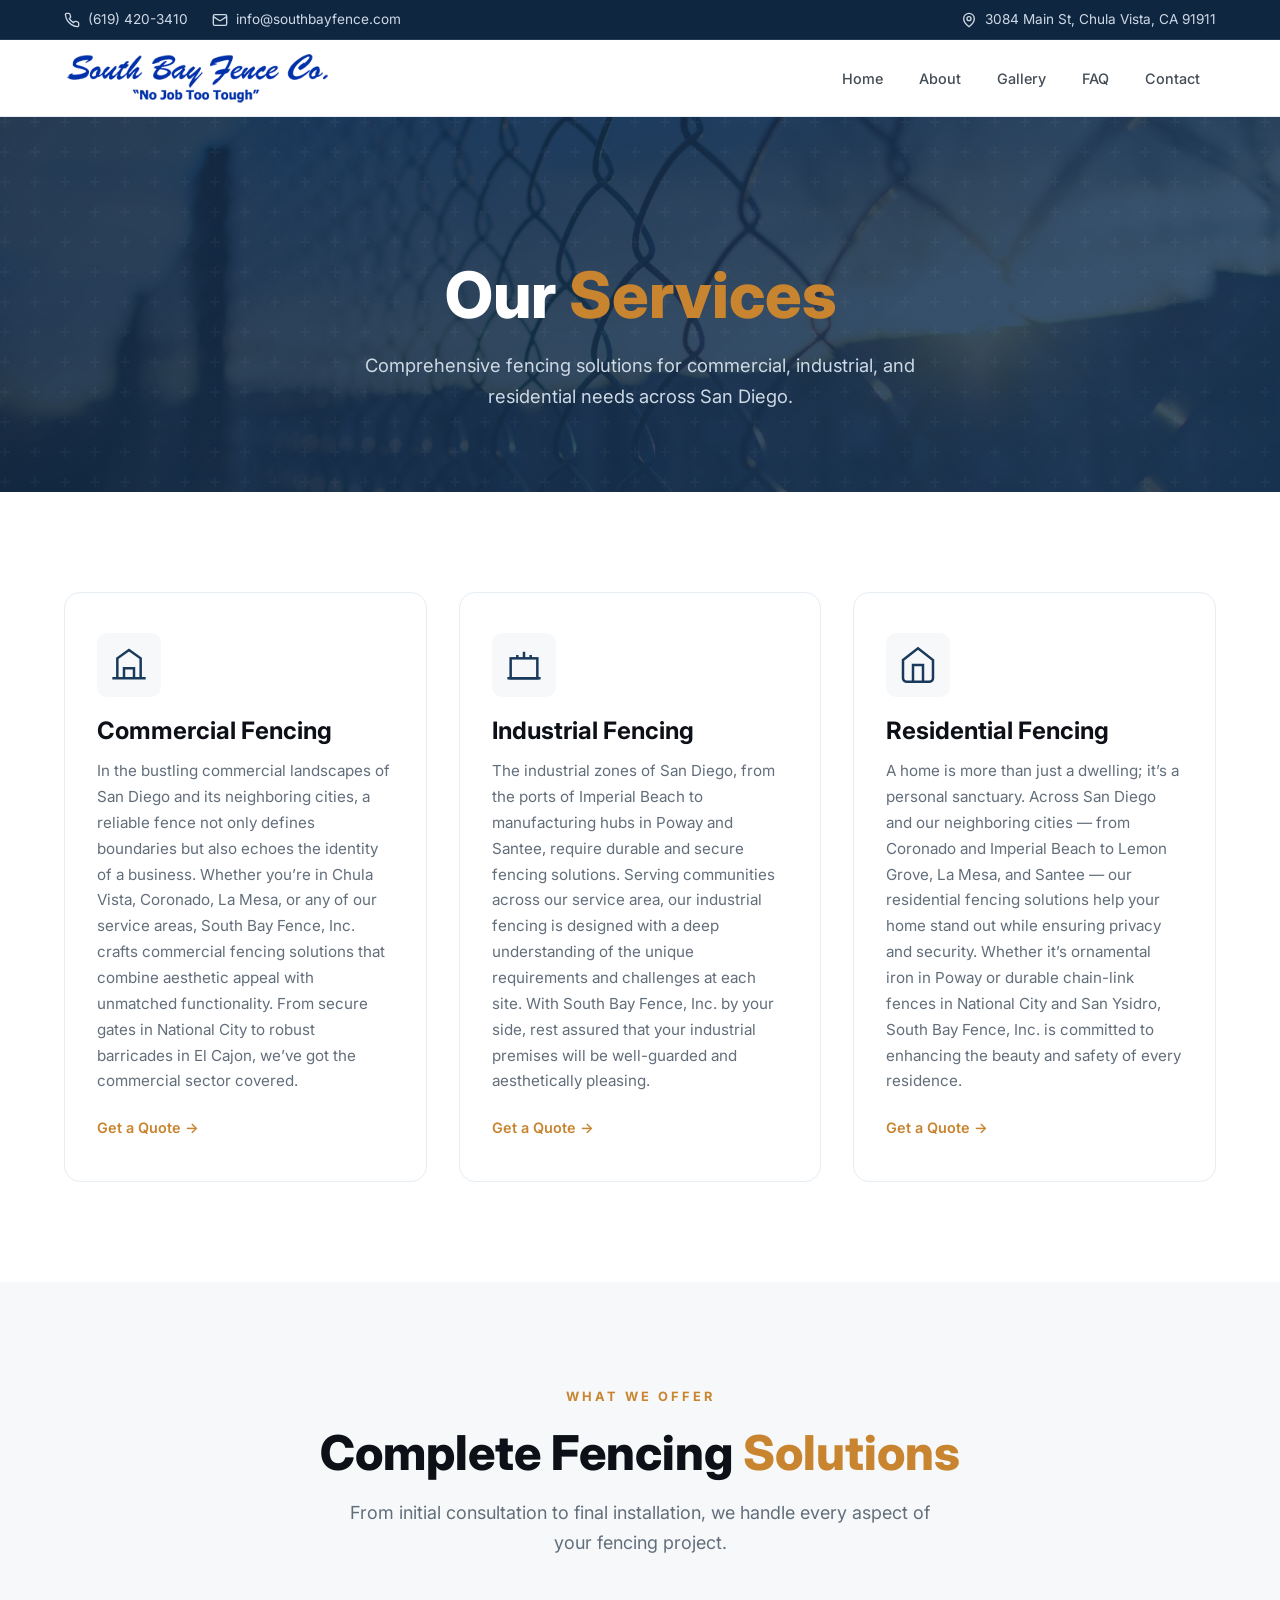
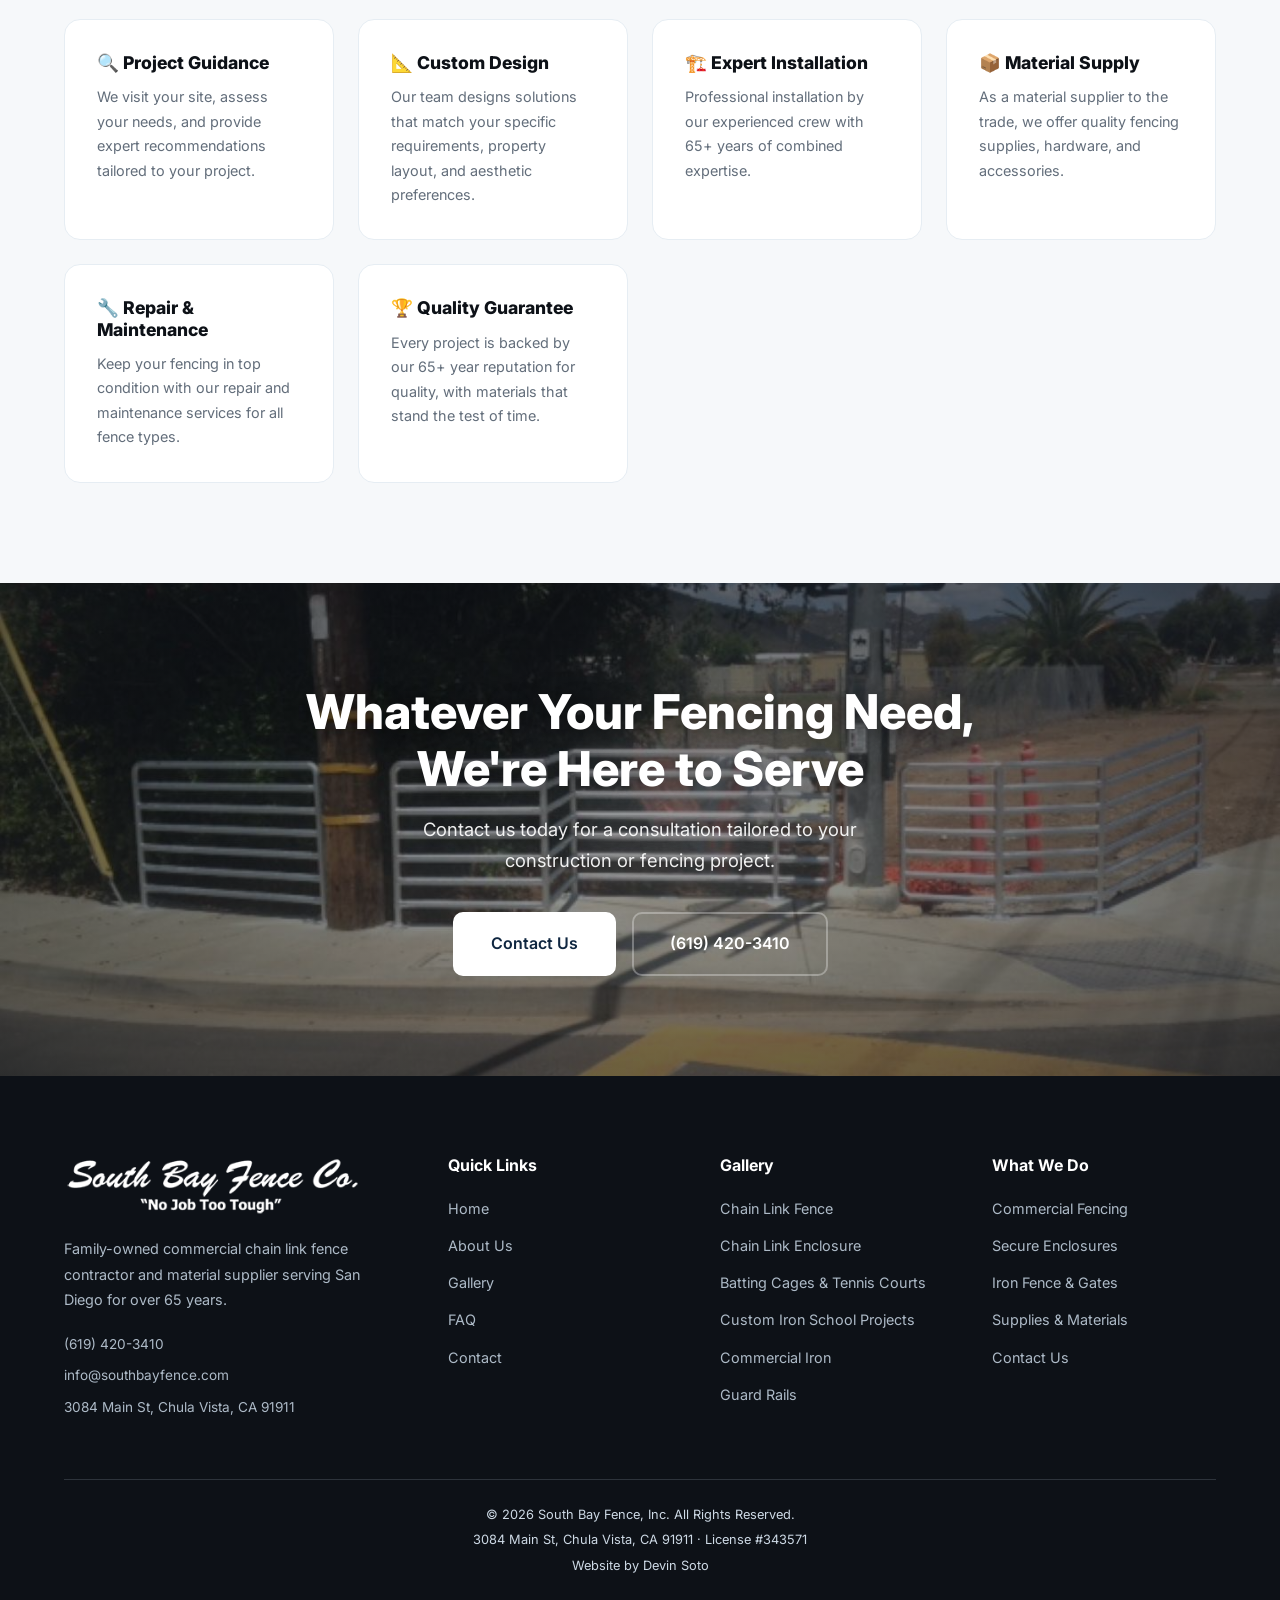
<file: services.html>
<!DOCTYPE html>
<html lang="en">
<head>
    <meta charset="UTF-8">
    <meta name="viewport" content="width=device-width, initial-scale=1.0">
    <title>Chain Link Fence Contractor San Diego | South Bay Fence, Inc.</title>
    <meta name="description" content="Commercial, industrial, and residential fencing from South Bay Fence, Inc. Chain link, gates, and school sites across San Diego. Call (619) 420-3410.">
    <link rel="canonical" href="https://southbayfence.com/services.html">
    <link rel="icon" href="images/brand/logo.png" type="image/png">
    <link rel="apple-touch-icon" href="images/brand/logo.png">
    <meta property="og:type" content="website">
    <meta property="og:site_name" content="South Bay Fence, Inc.">
    <meta property="og:locale" content="en_US">
    <meta property="og:url" content="https://southbayfence.com/services.html">
    <meta property="og:title" content="Chain Link Fence Contractor San Diego | South Bay Fence, Inc.">
    <meta property="og:description" content="Commercial, industrial, and residential fencing from South Bay Fence, Inc. Chain link, gates, and school sites across San Diego. Call (619) 420-3410.">
    <meta property="og:image" content="https://southbayfence.com/images/commercial-iron/Pipe-Arm-Gate-installation-in-San-Diego-Area-1.webp">
    <meta name="twitter:card" content="summary_large_image">
    <meta name="twitter:title" content="Chain Link Fence Contractor San Diego | South Bay Fence, Inc.">
    <meta name="twitter:description" content="Commercial, industrial, and residential fencing from South Bay Fence, Inc. Chain link, gates, and school sites across San Diego. Call (619) 420-3410.">
    <meta name="twitter:image" content="https://southbayfence.com/images/commercial-iron/Pipe-Arm-Gate-installation-in-San-Diego-Area-1.webp">
    <link rel="preconnect" href="https://fonts.googleapis.com">
    <link rel="preconnect" href="https://fonts.gstatic.com" crossorigin>
    <link href="https://fonts.googleapis.com/css2?family=Inter:wght@300;400;500;600;700;800;900&family=Playfair+Display:wght@700;800;900&display=swap" rel="stylesheet">
    <link rel="stylesheet" href="css/style.css?v=mobile-css">
    <script type="application/ld+json">
    {
      "@context": "https://schema.org",
      "@type": "LocalBusiness",
      "name": "South Bay Fence, Inc.",
      "alternateName": "South Bay Fence",
      "url": "https://southbayfence.com/",
      "logo": "https://southbayfence.com/images/brand/logo.webp",
      "image": "https://southbayfence.com/images/commercial-iron/Pipe-Arm-Gate-installation-in-San-Diego-Area-1.webp",
      "telephone": "+16194203410",
      "email": "info@southbayfence.com",
      "address": {
        "@type": "PostalAddress",
        "streetAddress": "3084 Main St",
        "addressLocality": "Chula Vista",
        "addressRegion": "CA",
        "postalCode": "91911",
        "addressCountry": "US"
      },
      "areaServed": [
        "Chula Vista",
        "Coronado",
        "El Cajon",
        "Imperial Beach",
        "La Mesa",
        "Lemon Grove",
        "National City",
        "Poway",
        "San Diego",
        "San Ysidro",
        "Santee"
      ],
      "openingHours": "Mo-Fr 08:30-14:30",
      "openingHoursSpecification": {
        "@type": "OpeningHoursSpecification",
        "dayOfWeek": [
          "Monday",
          "Tuesday",
          "Wednesday",
          "Thursday",
          "Friday"
        ],
        "opens": "08:30",
        "closes": "14:30"
      },
      "hasCredential": {
        "@type": "EducationalOccupationalCredential",
        "credentialCategory": "license",
        "identifier": "343571",
        "name": "California Contractor License #343571"
      }
    }
    </script>
</head>
<body>
    <!-- Top Bar -->
    <div class="top-bar">
        <div class="container top-bar-inner">
            <div class="top-bar-left">
                <a href="tel:6194203410"><svg width="16" height="16" viewBox="0 0 24 24" fill="none" stroke="currentColor" stroke-width="2"><path d="M22 16.92v3a2 2 0 0 1-2.18 2 19.79 19.79 0 0 1-8.63-3.07 19.5 19.5 0 0 1-6-6 19.79 19.79 0 0 1-3.07-8.67A2 2 0 0 1 4.11 2h3a2 2 0 0 1 2 1.72c.127.96.361 1.903.7 2.81a2 2 0 0 1-.45 2.11L8.09 9.91a16 16 0 0 0 6 6l1.27-1.27a2 2 0 0 1 2.11-.45c.907.339 1.85.573 2.81.7A2 2 0 0 1 22 16.92z"/></svg> (619) 420-3410</a>
                <a href="mailto:info@southbayfence.com"><svg width="16" height="16" viewBox="0 0 24 24" fill="none" stroke="currentColor" stroke-width="2"><rect x="2" y="4" width="20" height="16" rx="2"/><path d="m22 7-8.97 5.7a1.94 1.94 0 0 1-2.06 0L2 7"/></svg> info@southbayfence.com</a>
            </div>
            <div class="top-bar-right">
                <a href="https://www.google.com/maps/dir/?api=1&destination=3084%20Main%20St%2C%20Chula%20Vista%2C%20CA%2091911" target="_blank" rel="noopener"><svg width="16" height="16" viewBox="0 0 24 24" fill="none" stroke="currentColor" stroke-width="2"><path d="M20 10c0 6-8 12-8 12s-8-6-8-12a8 8 0 0 1 16 0Z"/><circle cx="12" cy="10" r="3"/></svg> 3084 Main St, Chula Vista, CA 91911</a>
            </div>
        </div>
    </div>

    <!-- Navigation -->
    <nav class="navbar" id="navbar">
        <div class="container nav-inner">
            <a href="index.html" class="logo">
                <img src="images/brand/logo.webp" alt="South Bay Fence, Inc. logo" class="logo-img" width="350" height="71">
            </a>
            <ul class="nav-links" id="navLinks">
                <li><a href="index.html">Home</a></li>
                <li><a href="about.html">About</a></li>
                <li><a href="gallery.html" class="active">Gallery</a></li>
                <li><a href="faq.html">FAQ</a></li>
                <li><a href="contact.html">Contact</a></li>
            </ul>
            <button class="mobile-toggle" id="mobileToggle" aria-label="Toggle menu">
                <span></span><span></span><span></span>
            </button>
        </div>
    </nav>

    <!-- Page Header -->
    <section class="page-header">
        <div class="container">
            <h1>Our <span class="highlight">Services</span></h1>
            <p>Comprehensive fencing solutions for commercial, industrial, and residential needs across San Diego.</p>
        </div>
    </section>

    <!-- Services Content -->
    <section class="section">
        <div class="container">
            <div class="services-grid">
                <div class="service-card">
                    <div class="service-icon">
                        <svg width="40" height="40" viewBox="0 0 24 24" fill="none" stroke="currentColor" stroke-width="1.5"><path d="M2 20h20"/><path d="M5 20V8l7-5 7 5v12"/><path d="M9 20v-6h6v6"/></svg>
                    </div>
                    <h3>Commercial Fencing</h3>
                    <p>In the bustling commercial landscapes of San Diego and its neighboring cities, a reliable fence not only defines boundaries but also echoes the identity of a business. Whether you&rsquo;re in Chula Vista, Coronado, La Mesa, or any of our service areas, South Bay Fence, Inc. crafts commercial fencing solutions that combine aesthetic appeal with unmatched functionality. From secure gates in National City to robust barricades in El Cajon, we&rsquo;ve got the commercial sector covered.</p>
                    <a href="contact.html" class="service-link">Get a Quote →</a>
                </div>
                <div class="service-card">
                    <div class="service-icon">
                        <svg width="40" height="40" viewBox="0 0 24 24" fill="none" stroke="currentColor" stroke-width="1.5"><path d="M2 20h20"/><rect x="4" y="8" width="16" height="12"/><path d="M12 8V4"/><path d="M8 8V6"/><path d="M16 8V6"/></svg>
                    </div>
                    <h3>Industrial Fencing</h3>
                    <p>The industrial zones of San Diego, from the ports of Imperial Beach to manufacturing hubs in Poway and Santee, require durable and secure fencing solutions. Serving communities across our service area, our industrial fencing is designed with a deep understanding of the unique requirements and challenges at each site. With South Bay Fence, Inc. by your side, rest assured that your industrial premises will be well-guarded and aesthetically pleasing.</p>
                    <a href="contact.html" class="service-link">Get a Quote →</a>
                </div>
                <div class="service-card">
                    <div class="service-icon">
                        <svg width="40" height="40" viewBox="0 0 24 24" fill="none" stroke="currentColor" stroke-width="1.5"><path d="m3 9 9-7 9 7v11a2 2 0 0 1-2 2H5a2 2 0 0 1-2-2z"/><polyline points="9 22 9 12 15 12 15 22"/></svg>
                    </div>
                    <h3>Residential Fencing</h3>
                    <p>A home is more than just a dwelling; it&rsquo;s a personal sanctuary. Across San Diego and our neighboring cities &mdash; from Coronado and Imperial Beach to Lemon Grove, La Mesa, and Santee &mdash; our residential fencing solutions help your home stand out while ensuring privacy and security. Whether it&rsquo;s ornamental iron in Poway or durable chain-link fences in National City and San Ysidro, South Bay Fence, Inc. is committed to enhancing the beauty and safety of every residence.</p>
                    <a href="contact.html" class="service-link">Get a Quote →</a>
                </div>
            </div>
        </div>
    </section>

    <!-- Detailed Services -->
    <section class="section" style="background: var(--gray-50);">
        <div class="container">
            <div class="section-header text-center">
                <div class="section-label">What We Offer</div>
                <h2>Complete Fencing <span class="highlight">Solutions</span></h2>
                <p class="section-desc">From initial consultation to final installation, we handle every aspect of your fencing project.</p>
            </div>
            <div style="display: grid; grid-template-columns: repeat(auto-fit, minmax(250px, 1fr)); gap: 24px; margin-top: 48px;">
                <div style="background: var(--white); padding: 32px; border-radius: var(--radius-lg); border: 1px solid var(--gray-200);">
                    <h3 style="margin-bottom: 12px; font-size: 1.1rem;">🔍 Project Guidance</h3>
                    <p style="font-size: 0.9rem; color: var(--gray-600);">We visit your site, assess your needs, and provide expert recommendations tailored to your project.</p>
                </div>
                <div style="background: var(--white); padding: 32px; border-radius: var(--radius-lg); border: 1px solid var(--gray-200);">
                    <h3 style="margin-bottom: 12px; font-size: 1.1rem;">📐 Custom Design</h3>
                    <p style="font-size: 0.9rem; color: var(--gray-600);">Our team designs solutions that match your specific requirements, property layout, and aesthetic preferences.</p>
                </div>
                <div style="background: var(--white); padding: 32px; border-radius: var(--radius-lg); border: 1px solid var(--gray-200);">
                    <h3 style="margin-bottom: 12px; font-size: 1.1rem;">🏗️ Expert Installation</h3>
                    <p style="font-size: 0.9rem; color: var(--gray-600);">Professional installation by our experienced crew with 65+ years of combined expertise.</p>
                </div>
                <div style="background: var(--white); padding: 32px; border-radius: var(--radius-lg); border: 1px solid var(--gray-200);">
                    <h3 style="margin-bottom: 12px; font-size: 1.1rem;">📦 Material Supply</h3>
                    <p style="font-size: 0.9rem; color: var(--gray-600);">As a material supplier to the trade, we offer quality fencing supplies, hardware, and accessories.</p>
                </div>
                <div style="background: var(--white); padding: 32px; border-radius: var(--radius-lg); border: 1px solid var(--gray-200);">
                    <h3 style="margin-bottom: 12px; font-size: 1.1rem;">🔧 Repair & Maintenance</h3>
                    <p style="font-size: 0.9rem; color: var(--gray-600);">Keep your fencing in top condition with our repair and maintenance services for all fence types.</p>
                </div>
                <div style="background: var(--white); padding: 32px; border-radius: var(--radius-lg); border: 1px solid var(--gray-200);">
                    <h3 style="margin-bottom: 12px; font-size: 1.1rem;">🏆 Quality Guarantee</h3>
                    <p style="font-size: 0.9rem; color: var(--gray-600);">Every project is backed by our 65+ year reputation for quality, with materials that stand the test of time.</p>
                </div>
            </div>
        </div>
    </section>

    <!-- CTA -->
    <section class="cta-banner">
        <div class="cta-bg" style="background-image: url('images/guardrails-handrails/guardrails.jpg');"></div>
        <div class="container cta-content">
            <h2>Whatever Your Fencing Need,<br>We're Here to Serve</h2>
            <p>Contact us today for a consultation tailored to your construction or fencing project.</p>
            <div class="cta-buttons">
                <a href="contact.html" class="btn btn-white btn-lg">Contact Us</a>
                <a href="tel:6194203410" class="btn btn-outline-white btn-lg">(619) 420-3410</a>
            </div>
        </div>
    </section>

    <!-- Footer -->
    <footer class="footer">
        <div class="container">
            <div class="footer-grid">
                <div class="footer-brand">
                    <a href="index.html" class="footer-logo">
                        <img src="images/brand/Logo-wht-version.webp" alt="South Bay Fence, Inc. logo" class="footer-logo-img" width="350" height="71">
                    </a>
                    <p>Family-owned commercial chain link fence contractor and material supplier serving San Diego for over 65 years.</p>
                    <div class="footer-contact-info">
                        <a href="tel:6194203410">(619) 420-3410</a>
                        <a href="mailto:info@southbayfence.com">info@southbayfence.com</a>
                        <a href="https://www.google.com/maps/dir/?api=1&destination=3084%20Main%20St%2C%20Chula%20Vista%2C%20CA%2091911" target="_blank" rel="noopener">3084 Main St, Chula Vista, CA 91911</a>
                    </div>
                </div>
                <div class="footer-links">
                    <h3>Quick Links</h3>
                    <ul>
                        <li><a href="index.html">Home</a></li>
                        <li><a href="about.html">About Us</a></li>
                        <li><a href="gallery.html">Gallery</a></li>
                        <li><a href="faq.html">FAQ</a></li>
                        <li><a href="contact.html">Contact</a></li>
                    </ul>
                </div>
                <div class="footer-links">
                    <h3>Gallery</h3>
                    <ul>
                        <li><a href="gallery.html#chain-link-fence">Chain Link Fence</a></li>
                        <li><a href="gallery.html#chain-link-enclosure">Chain Link Enclosure</a></li>
                        <li><a href="gallery.html#batting-cages-tennis-courts">Batting Cages & Tennis Courts</a></li>
                        <li><a href="gallery.html#custom-iron-school-projects">Custom Iron School Projects</a></li>
                        <li><a href="gallery.html#commercial-iron">Commercial Iron</a></li>
                        <li><a href="gallery.html#guard-rails">Guard Rails</a></li>
                    </ul>
                </div>
                <div class="footer-links">
                    <h3>What We Do</h3>
                    <ul>
                        <li><a href="gallery.html#chain-link-fence">Commercial Fencing</a></li>
                        <li><a href="gallery.html#chain-link-enclosure">Secure Enclosures</a></li>
                        <li><a href="gallery.html#commercial-iron">Iron Fence & Gates</a></li>
                        <li><a href="contact.html#materials-quote">Supplies & Materials</a></li>
                        <li><a href="contact.html">Contact Us</a></li>
                    </ul>
                </div>
            </div>
            <div class="footer-bottom">
                <p>© 2026 South Bay Fence, Inc. All Rights Reserved.</p>
                <p><a href="https://www.google.com/maps/dir/?api=1&destination=3084%20Main%20St%2C%20Chula%20Vista%2C%20CA%2091911" target="_blank" rel="noopener">3084 Main St, Chula Vista, CA 91911</a> · License #343571</p>
                <p>Website by Devin Soto</p>
            </div>
        </div>
    </footer>

    <script src="js/main.js"></script>
</body>
</html>
</file>
<file: css/style.css>
/* ===================================
   CSS Variables & Reset
   =================================== */
:root {
    --primary: #1a3a5c;
    --primary-dark: #0f2640;
    --primary-light: #2a5a8c;
    --accent: #c8842e;
    --accent-light: #e09a3a;
    --accent-dark: #a06820;
    --dark: #0d1117;
    --dark-2: #161b22;
    --gray-900: #1a1d23;
    --gray-800: #2d333b;
    --gray-700: #444c56;
    --gray-600: #636e7b;
    --gray-500: #8b949e;
    --gray-400: #adbac7;
    --gray-300: #cdd9e5;
    --gray-200: #e6edf3;
    --gray-100: #f0f3f6;
    --gray-50: #f6f8fa;
    --white: #ffffff;
    --success: #2ea043;
    --font-sans: 'Inter', -apple-system, BlinkMacSystemFont, sans-serif;
    --font-display: 'Playfair Display', 'Playfair Display Fallback', Georgia, serif;
    --shadow-sm: 0 1px 2px rgba(0,0,0,0.05);
    --shadow: 0 4px 6px -1px rgba(0,0,0,0.07), 0 2px 4px -2px rgba(0,0,0,0.05);
    --shadow-md: 0 10px 15px -3px rgba(0,0,0,0.08), 0 4px 6px -4px rgba(0,0,0,0.05);
    --shadow-lg: 0 20px 25px -5px rgba(0,0,0,0.1), 0 8px 10px -6px rgba(0,0,0,0.05);
    --shadow-xl: 0 25px 50px -12px rgba(0,0,0,0.15);
    --radius-sm: 6px;
    --radius: 10px;
    --radius-lg: 16px;
    --radius-xl: 24px;
    --transition: 0.3s cubic-bezier(0.4, 0, 0.2, 1);
}

*, *::before, *::after {
    margin: 0;
    padding: 0;
    box-sizing: border-box;
}

/* Keep fallback metrics close to webfonts so the hero does not shift on swap */
@font-face {
    font-family: 'Oswald Fallback';
    src: local('Arial Narrow'), local('Arial');
    size-adjust: 86%;
    ascent-override: 100%;
    descent-override: 24%;
    line-gap-override: 0%;
}

@font-face {
    font-family: 'Playfair Display Fallback';
    font-style: italic;
    font-weight: 700;
    src: local('Georgia Italic'), local('Georgia');
    size-adjust: 112%;
    ascent-override: 90%;
    descent-override: 22%;
    line-gap-override: 0%;
}

@font-face {
    font-family: 'Playfair Display Fallback';
    font-style: normal;
    font-weight: 700;
    src: local('Georgia');
    size-adjust: 112%;
    ascent-override: 90%;
    descent-override: 22%;
    line-gap-override: 0%;
}

html {
    scroll-behavior: smooth;
    -webkit-font-smoothing: antialiased;
    -moz-osx-font-smoothing: grayscale;
}

body {
    font-family: var(--font-sans);
    font-size: 16px;
    line-height: 1.7;
    color: var(--gray-700);
    background: var(--white);
    overflow-x: hidden;
}

img {
    max-width: 100%;
    height: auto;
    display: block;
}

a {
    text-decoration: none;
    color: inherit;
    transition: var(--transition);
}

ul { list-style: none; }

.container {
    max-width: 1200px;
    margin: 0 auto;
    padding: 0 24px;
}

.section {
    padding: 100px 0;
}

.text-center { text-align: center; }

/* ===================================
   Typography
   =================================== */
h1, h2, h3, h4, h5, h6 {
    font-family: var(--font-sans);
    color: var(--dark);
    line-height: 1.2;
    font-weight: 800;
}

h1 { font-size: clamp(2.5rem, 5vw, 4rem); }
h2 { font-size: clamp(2rem, 4vw, 3rem); }
h3 { font-size: clamp(1.25rem, 2vw, 1.5rem); }

.highlight {
    color: var(--accent);
}

.section-label {
    display: inline-block;
    font-size: 0.8rem;
    font-weight: 700;
    text-transform: uppercase;
    letter-spacing: 3px;
    color: var(--accent);
    margin-bottom: 16px;
    position: relative;
    padding-left: 40px;
}

.section-label::before {
    content: '';
    position: absolute;
    left: 0;
    top: 50%;
    width: 28px;
    height: 2px;
    background: var(--accent);
}

.section-header .section-label {
    padding-left: 0;
}

.section-header .section-label::before {
    display: none;
}

.section-header {
    margin-bottom: 60px;
}

.section-desc {
    font-size: 1.125rem;
    color: var(--gray-600);
    max-width: 600px;
    margin: 16px auto 0;
}

.lead {
    font-size: 1.125rem;
    color: var(--gray-600);
    line-height: 1.8;
}

/* ===================================
   Buttons
   =================================== */
.btn {
    display: inline-flex;
    align-items: center;
    justify-content: center;
    gap: 8px;
    padding: 12px 28px;
    font-size: 0.95rem;
    font-weight: 600;
    border-radius: var(--radius);
    border: 2px solid transparent;
    cursor: pointer;
    transition: var(--transition);
    white-space: nowrap;
    font-family: var(--font-sans);
}

.btn-lg {
    padding: 16px 36px;
    font-size: 1rem;
}

.btn-primary {
    background: var(--accent);
    color: var(--dark);
    border-color: var(--accent);
}

.btn-primary:hover {
    background: var(--accent-dark);
    color: var(--dark);
    border-color: var(--accent-dark);
    transform: translateY(-2px);
    box-shadow: 0 8px 25px rgba(200, 132, 46, 0.3);
}

.btn-outline {
    background: transparent;
    color: var(--primary);
    border-color: var(--gray-300);
}

.btn-outline:hover {
    border-color: var(--primary);
    background: var(--primary);
    color: var(--white);
    transform: translateY(-2px);
}

.btn-white {
    background: var(--white);
    color: var(--primary-dark);
    border-color: var(--white);
}

.btn-white:hover {
    background: var(--gray-100);
    transform: translateY(-2px);
    box-shadow: 0 8px 25px rgba(255,255,255,0.2);
}

.btn-outline-white {
    background: transparent;
    color: var(--white);
    border-color: rgba(255,255,255,0.3);
}

.btn-outline-white:hover {
    background: rgba(255,255,255,0.1);
    border-color: var(--white);
}

/* ===================================
   Top Bar
   =================================== */
.top-bar {
    background: var(--primary-dark);
    color: var(--gray-300);
    font-size: 0.85rem;
    padding: 8px 0;
    border-bottom: 1px solid rgba(255,255,255,0.1);
}

.top-bar-inner {
    display: flex;
    justify-content: space-between;
    align-items: center;
}

.top-bar-left {
    display: flex;
    gap: 24px;
}

.top-bar a, .top-bar span {
    display: flex;
    align-items: center;
    gap: 8px;
    color: var(--gray-300);
    font-size: 0.85rem;
}

.top-bar a:hover {
    color: var(--white);
}

/* ===================================
   Navbar
   =================================== */
.navbar {
    position: sticky;
    top: 0;
    z-index: 1000;
    background: rgba(255,255,255,0.95);
    backdrop-filter: blur(20px);
    -webkit-backdrop-filter: blur(20px);
    border-bottom: 1px solid var(--gray-200);
    transition: background 0.35s ease, box-shadow 0.35s ease, border-color 0.35s ease, backdrop-filter 0.35s ease;
}

.navbar.scrolled {
    box-shadow: var(--shadow-md);
}

/* Transparent overlay variant (used over full-screen hero) */
.navbar-transparent {
    position: fixed;
    top: 0;
    left: 0;
    right: 0;
    background: transparent;
    border-bottom-color: transparent;
    backdrop-filter: none;
    -webkit-backdrop-filter: none;
}

.navbar-transparent .nav-links a:not(.btn) {
    color: rgba(255,255,255,0.92);
    text-shadow: 0 1px 2px rgba(0,0,0,0.35);
}

.navbar-transparent .nav-links a:not(.btn):hover,
.navbar-transparent .nav-links a:not(.btn).active {
    color: var(--white);
    background: rgba(255,255,255,0.12);
}

.navbar-transparent .nav-phone {
    color: var(--white);
    text-shadow: 0 1px 2px rgba(0,0,0,0.35);
}

.navbar-transparent .mobile-toggle span {
    background: var(--white);
}

.navbar-transparent.scrolled {
    background: rgba(13,17,23,0.82);
    backdrop-filter: blur(14px);
    -webkit-backdrop-filter: blur(14px);
    border-bottom-color: rgba(255,255,255,0.08);
    box-shadow: 0 8px 30px rgba(0,0,0,0.35);
}

.navbar-transparent.scrolled .nav-links a:not(.btn) {
    color: rgba(255,255,255,0.88);
}

.navbar-transparent.scrolled .nav-links a:not(.btn):hover,
.navbar-transparent.scrolled .nav-links a:not(.btn).active {
    color: var(--white);
    background: rgba(255,255,255,0.08);
}

.nav-inner {
    display: flex;
    justify-content: space-between;
    align-items: center;
    height: 76px;
    gap: 24px;
}

.logo {
    display: flex;
    align-items: center;
    gap: 12px;
    position: relative;
}

.logo-img {
    height: 54px;
    width: auto;
    aspect-ratio: 350 / 71;
    object-fit: contain;
    transition: opacity 0.35s ease;
}

.logo-white { display: none; }
.logo-dark { display: block; }

.navbar-transparent .logo-white { display: block; }
.navbar-transparent .logo-dark { display: none; }

.navbar-transparent.scrolled .logo-white { display: block; }
.navbar-transparent.scrolled .logo-dark { display: none; }

.logo-icon {
    font-size: 2rem;
    color: var(--accent);
    line-height: 1;
}

.logo-text {
    display: flex;
    flex-direction: column;
}

.logo-name {
    font-size: 1.2rem;
    font-weight: 800;
    color: var(--primary-dark);
    line-height: 1.2;
}

.logo-tagline {
    font-size: 0.7rem;
    color: var(--gray-500);
    text-transform: uppercase;
    letter-spacing: 1px;
    font-weight: 500;
}

.nav-links {
    display: flex;
    align-items: center;
    gap: 4px;
    margin-left: auto;
}

.nav-links a {
    padding: 8px 16px;
    font-size: 0.9rem;
    font-weight: 500;
    color: var(--gray-700);
    border-radius: var(--radius-sm);
    position: relative;
}

.nav-links a:hover,
.nav-links a.active {
    color: var(--primary-dark);
    background: var(--gray-50);
}

.nav-actions {
    display: flex;
    align-items: center;
    gap: 16px;
    margin-left: 8px;
}

.nav-phone {
    display: inline-flex;
    align-items: center;
    gap: 8px;
    font-size: 0.9rem;
    font-weight: 600;
    color: var(--primary-dark);
    white-space: nowrap;
}

.nav-phone:hover {
    color: var(--accent);
}

.nav-phone svg {
    flex-shrink: 0;
}

.nav-quote {
    padding: 10px 22px;
    font-size: 0.9rem;
    border-radius: var(--radius);
}

.nav-cta {
    background: var(--accent) !important;
    color: var(--white) !important;
    padding: 10px 22px !important;
    border-radius: var(--radius) !important;
    margin-left: 8px;
}

.nav-cta:hover {
    background: var(--accent-dark) !important;
    transform: translateY(-1px);
}

.mobile-toggle {
    display: none;
    flex-direction: column;
    gap: 5px;
    background: none;
    border: none;
    cursor: pointer;
    padding: 8px;
}

.mobile-toggle span {
    width: 24px;
    height: 2px;
    background: var(--dark);
    transition: var(--transition);
    border-radius: 2px;
}

/* ===================================
   Hero Section — Full-screen Carousel
   =================================== */
.hero {
    position: relative;
    height: 100vh;
    height: 100svh;
    min-height: 620px;
    display: flex;
    align-items: center;
    justify-content: center;
    text-align: center;
    overflow: hidden;
    isolation: isolate;
}

.hero-slides {
    position: absolute;
    inset: 0;
    z-index: 0;
}

.hero-slide {
    position: absolute;
    inset: 0;
    background-size: cover;
    background-position: center;
    background-repeat: no-repeat;
    opacity: 0;
    transform: scale(1.02);
    transition: opacity 1.2s ease;
    will-change: opacity, transform;
}

.hero-slide.is-active {
    opacity: 1;
    animation: heroKenBurns 9s ease-out forwards;
}

@keyframes heroKenBurns {
    from { transform: scale(1.02); }
    to   { transform: scale(1.1); }
}

/* Hero overlay — ORIGINAL (live on southbayfence.com):
   radial:   0.35 → 0.55 → 0.7
   linear:   0.45 → 0.2 → 0.6 (top → mid → bottom)
   PREVIEW v1 (~10–15% lighter): radial 0.25/0.42/0.55, linear 0.32/0.12/0.45
   PREVIEW v2 (local — half of v1 darkness):
   radial:   0.13 → 0.21 → 0.28
   linear:   0.16 → 0.06 → 0.23 */
.hero-overlay {
    position: absolute;
    inset: 0;
    z-index: 1;
    background:
        radial-gradient(ellipse at center, rgba(0,0,0,0.13) 0%, rgba(0,0,0,0.21) 70%, rgba(0,0,0,0.28) 100%),
        linear-gradient(180deg, rgba(0,0,0,0.16) 0%, rgba(0,0,0,0.06) 35%, rgba(0,0,0,0.23) 100%);
    pointer-events: none;
}

.hero-content {
    position: relative;
    z-index: 2;
    padding: 60px 0;
    max-width: 880px;
    margin: 0 auto;
    display: flex;
    flex-direction: column;
    align-items: center;
}

.hero-badge {
    display: inline-block;
    background: rgba(200, 132, 46, 0.18);
    color: var(--accent-light);
    padding: 8px 20px;
    border-radius: 50px;
    font-size: 0.85rem;
    font-weight: 600;
    letter-spacing: 1px;
    margin-bottom: 24px;
    border: 1px solid rgba(200, 132, 46, 0.35);
    backdrop-filter: blur(6px);
    -webkit-backdrop-filter: blur(6px);
}

.hero h1 {
    font-family: 'Oswald', 'Oswald Fallback', var(--font-sans);
    color: var(--white);
    margin: 0 auto 20px;
    max-width: 880px;
    text-shadow: 0 2px 20px rgba(0,0,0,0.45);
    font-size: clamp(2.6rem, 5.8vw, 4.8rem);
    font-weight: 700;
    letter-spacing: 0.045em;
    text-transform: uppercase;
}

.hero-sub {
    font-family: var(--font-display);
    font-style: italic;
    font-weight: 700;
    font-size: clamp(1.4rem, 2.6vw, 2rem);
    color: var(--white);
    max-width: 640px;
    margin: 0 auto 36px;
    line-height: 1.4;
    text-shadow: 0 2px 18px rgba(0,0,0,0.45);
    letter-spacing: 0.01em;
}

.hero-buttons {
    display: flex;
    gap: 16px;
    flex-wrap: wrap;
    justify-content: center;
}

/* Carousel controls */
.hero-arrow {
    position: absolute;
    top: 50%;
    transform: translateY(-50%);
    z-index: 3;
    width: 52px;
    height: 52px;
    border-radius: 50%;
    border: 1px solid rgba(255,255,255,0.35);
    background: rgba(0,0,0,0.3);
    color: var(--white);
    cursor: pointer;
    display: inline-flex;
    align-items: center;
    justify-content: center;
    backdrop-filter: blur(6px);
    -webkit-backdrop-filter: blur(6px);
    transition: background 0.25s ease, border-color 0.25s ease, transform 0.25s ease, opacity 0.25s ease;
    opacity: 0.75;
}

.hero:hover .hero-arrow,
.hero-arrow:focus-visible {
    opacity: 1;
}

.hero-arrow:hover {
    background: rgba(200,132,46,0.95);
    border-color: rgba(200,132,46,0.95);
    opacity: 1;
    transform: translateY(-50%) scale(1.05);
}

.hero-prev { left: 28px; }
.hero-next { right: 28px; }

.hero-dots {
    position: absolute;
    bottom: 152px;
    left: 50%;
    transform: translateX(-50%);
    z-index: 3;
    display: flex;
    gap: 10px;
}

.hero-dot {
    width: 30px;
    height: 4px;
    border-radius: 4px;
    border: none;
    background: rgba(255,255,255,0.35);
    cursor: pointer;
    padding: 0;
    transition: background 0.3s ease, width 0.3s ease;
}

.hero-dot:hover { background: rgba(255,255,255,0.6); }

.hero-dot.is-active {
    background: var(--accent);
    width: 48px;
}

@media (prefers-reduced-motion: reduce) {
    .hero-slide.is-active { animation: none; }
    .hero-slide { transition: opacity 0.2s linear; transform: none; }
}

/* ===================================
   Stats + Trust Strip
   =================================== */
.stats-strip {
    background: var(--dark);
    color: var(--white);
    padding: 30px 0 26px;
    position: relative;
    z-index: 4;
    margin-top: -128px;
    border-radius: 28px 28px 0 0;
    box-shadow: 0 -22px 45px rgba(0,0,0,0.24);
}

.stats-strip::after {
    content: '';
    position: absolute;
    left: 0; right: 0; bottom: 0;
    height: 3px;
    background: linear-gradient(90deg, transparent, var(--accent), transparent);
    opacity: 0.6;
}

.stats-grid {
    display: grid;
    grid-template-columns: minmax(160px, 210px) minmax(180px, 230px) minmax(520px, 1fr);
    gap: 28px;
    align-items: center;
    text-align: center;
    max-width: 1080px;
    margin: 0 auto;
}

.stat-block {
    display: flex;
    flex-direction: column;
    align-items: center;
    gap: 4px;
    padding: 8px 12px;
    border-right: 1px solid rgba(255,255,255,0.08);
}

.stat-block:last-child { border-right: none; }

.stat-block--license {
    justify-content: center;
}

.stat-license {
    color: var(--white);
    font-family: var(--font-display);
    font-size: clamp(1.3rem, 2vw, 1.85rem);
    font-weight: 900;
    line-height: 1.1;
    white-space: nowrap;
}

.stat-main {
    display: flex;
    flex-direction: column;
    align-items: center;
    gap: 4px;
}

.stat-block--cities {
    flex-direction: row;
    justify-content: flex-start;
    gap: 24px;
    text-align: left;
}

.stat-block .stat-number {
    font-family: var(--font-display);
    font-size: clamp(2rem, 3.2vw, 2.8rem);
    font-weight: 900;
    color: var(--white);
    line-height: 1;
}

.stat-block .stat-label {
    font-size: 0.8rem;
    color: var(--gray-400);
    text-transform: uppercase;
    letter-spacing: 1.5px;
    font-weight: 500;
}

.stat-cities {
    flex: 0 1 620px;
    max-width: 620px;
    margin-top: 0;
    color: var(--gray-300);
    font-size: 0.78rem;
    line-height: 1.45;
}

.trust-row {
    display: flex;
    justify-content: center;
    flex-wrap: wrap;
    gap: 32px;
    margin-top: 32px;
    padding-top: 24px;
    border-top: 1px solid rgba(255,255,255,0.08);
}

.trust-row .trust-item {
    display: inline-flex;
    align-items: center;
    gap: 10px;
    color: var(--gray-300);
    font-size: 0.85rem;
    font-weight: 500;
    letter-spacing: 0.3px;
}

.trust-row .trust-item svg {
    color: var(--accent);
    flex-shrink: 0;
}

/* Legacy trust-bar (used on other pages) */
.trust-bar {
    background: var(--gray-50);
    border-bottom: 1px solid var(--gray-200);
    padding: 28px 0;
}

.trust-items {
    display: flex;
    justify-content: center;
    gap: 48px;
    flex-wrap: wrap;
}

.trust-bar .trust-item {
    display: flex;
    align-items: center;
    gap: 12px;
    color: var(--gray-700);
    font-weight: 600;
    font-size: 0.9rem;
}

.trust-bar .trust-item svg {
    color: var(--accent);
    flex-shrink: 0;
}

/* ===================================
   About Preview
   =================================== */
.about-grid {
    display: grid;
    grid-template-columns: 1fr 1fr;
    gap: 80px;
    align-items: center;
}

.about-images {
    position: relative;
}

.about-img-main {
    border-radius: var(--radius-lg);
    overflow: hidden;
    box-shadow: var(--shadow-xl);
}

.about-img-main img {
    width: 100%;
    height: 500px;
    object-fit: cover;
}

.about-img-secondary {
    position: absolute;
    bottom: -30px;
    right: -30px;
    width: 250px;
    border-radius: var(--radius-lg);
    overflow: hidden;
    box-shadow: var(--shadow-xl);
    border: 6px solid var(--white);
}

.about-img-secondary img {
    width: 100%;
    height: 200px;
    object-fit: cover;
}

.about-badge-float {
    position: absolute;
    top: -18px;
    right: 34px;
    background:
        radial-gradient(circle at 35% 28%, rgba(255, 255, 255, 0.32), transparent 28%),
        linear-gradient(145deg, #dca148 0%, #b97825 46%, #8f5718 100%);
    color: var(--white);
    width: 132px;
    height: 132px;
    border-radius: 50%;
    display: flex;
    flex-direction: column;
    align-items: center;
    justify-content: center;
    gap: 2px;
    box-shadow: 0 18px 40px rgba(58, 36, 12, 0.3);
    border: 4px solid #f5d18c;
    outline: 2px solid rgba(119, 72, 20, 0.52);
    outline-offset: -10px;
    isolation: isolate;
}

.about-badge-float::before,
.about-badge-float::after {
    content: "";
    position: absolute;
    top: 17px;
    width: 26px;
    height: 94px;
    border: 2px solid rgba(255, 238, 188, 0.9);
    z-index: -1;
}

.about-badge-float::before {
    left: 14px;
    border-right: 0;
    border-top-left-radius: 42px;
    border-bottom-left-radius: 42px;
    transform: rotate(-13deg);
}

.about-badge-float::after {
    right: 14px;
    border-left: 0;
    border-top-right-radius: 42px;
    border-bottom-right-radius: 42px;
    transform: rotate(13deg);
}

.badge-number {
    font-size: 2.15rem;
    font-weight: 900;
    line-height: 1;
    text-shadow: 0 2px 8px rgba(0, 0, 0, 0.18);
}

.badge-text {
    font-size: 0.64rem;
    text-align: center;
    line-height: 1.18;
    text-transform: uppercase;
    letter-spacing: 1px;
    font-weight: 800;
}

.badge-since {
    margin-top: 3px;
    padding-top: 4px;
    border-top: 1px solid rgba(255, 239, 204, 0.55);
    font-size: 0.52rem;
    font-weight: 800;
    line-height: 1;
    letter-spacing: 1.4px;
    text-transform: uppercase;
    color: #fff4d8;
}

.about-text h2 {
    margin-bottom: 20px;
}

.about-text .lead {
    margin-bottom: 16px;
}

.about-text > p {
    margin-bottom: 28px;
}

.about-features {
    display: grid;
    grid-template-columns: 1fr 1fr;
    gap: 12px;
    margin-bottom: 32px;
}

.about-feature {
    display: flex;
    align-items: center;
    gap: 10px;
    font-size: 0.9rem;
    font-weight: 500;
    color: var(--gray-800);
}

.about-feature svg {
    color: var(--success);
    flex-shrink: 0;
}

/* About points (punchy proof list inside About Us) */
.about-points {
    display: flex;
    flex-direction: column;
    gap: 16px;
    margin-bottom: 32px;
}

.about-point {
    display: grid;
    grid-template-columns: 22px 1fr;
    gap: 16px;
    align-items: flex-start;
}

.about-point-mark {
    width: 10px;
    height: 10px;
    margin-top: 8px;
    border-radius: 2px;
    background: linear-gradient(145deg, var(--accent-light), var(--accent-dark));
    box-shadow: 0 0 0 5px rgba(200, 132, 46, 0.1);
    transform: rotate(45deg);
}

.about-point > div {
    display: flex;
    flex-direction: column;
    gap: 2px;
}

.about-point strong {
    color: var(--dark);
    font-size: 1rem;
    font-weight: 700;
    line-height: 1.3;
}

.about-point span {
    color: var(--gray-600);
    font-size: 0.92rem;
    line-height: 1.55;
}

/* ===================================
   Specialties Grid
   =================================== */
.specialties-section {
    background: var(--gray-50);
}

.specialties-grid {
    display: grid;
    grid-template-columns: repeat(3, 1fr);
    gap: 24px;
}

.specialty-card {
    background: var(--white);
    border-radius: var(--radius-lg);
    overflow: hidden;
    box-shadow: var(--shadow);
    transition: var(--transition);
    display: block;
}

.specialty-card:hover {
    transform: translateY(-8px);
    box-shadow: var(--shadow-xl);
}

.specialty-img {
    position: relative;
    height: 240px;
    overflow: hidden;
}

.specialty-img img {
    width: 100%;
    height: 100%;
    object-fit: cover;
    transition: transform 0.6s ease;
}

.specialty-card:hover .specialty-img img {
    transform: scale(1.08);
}

.specialty-overlay {
    position: absolute;
    inset: 0;
    background: linear-gradient(to top, rgba(0,0,0,0.4) 0%, transparent 60%);
}

.specialty-info {
    padding: 24px;
}

.specialty-info h3 {
    font-size: 1.2rem;
    font-weight: 700;
    margin-bottom: 8px;
}

.specialty-info p {
    font-size: 0.9rem;
    color: var(--gray-600);
    margin-bottom: 12px;
}

.specialty-link {
    font-size: 0.9rem;
    font-weight: 600;
    color: var(--accent);
    transition: var(--transition);
}

.specialty-card:hover .specialty-link {
    color: var(--accent-dark);
}

/* ===================================
   Services Cards
   =================================== */
.services-grid {
    display: grid;
    grid-template-columns: repeat(3, 1fr);
    gap: 32px;
}

.service-card {
    background: var(--white);
    border: 1px solid var(--gray-200);
    border-radius: var(--radius-lg);
    padding: 40px 32px;
    transition: var(--transition);
    position: relative;
    overflow: hidden;
}

.service-card::before {
    content: '';
    position: absolute;
    top: 0;
    left: 0;
    right: 0;
    height: 4px;
    background: var(--accent);
    transform: scaleX(0);
    transition: var(--transition);
}

.service-card:hover::before {
    transform: scaleX(1);
}

.service-card:hover {
    transform: translateY(-4px);
    box-shadow: var(--shadow-lg);
    border-color: transparent;
}

.service-icon {
    width: 64px;
    height: 64px;
    background: var(--gray-50);
    border-radius: var(--radius);
    display: flex;
    align-items: center;
    justify-content: center;
    margin-bottom: 20px;
    color: var(--primary);
    transition: var(--transition);
}

.service-card:hover .service-icon {
    background: var(--accent);
    color: var(--white);
}

.service-card h3 {
    margin-bottom: 12px;
    font-weight: 700;
}

.service-card p {
    color: var(--gray-600);
    margin-bottom: 20px;
    font-size: 0.95rem;
}

.service-link {
    font-weight: 600;
    color: var(--accent);
    font-size: 0.9rem;
}

.service-link:hover {
    color: var(--accent-dark);
}

/* ===================================
   CTA Banner
   =================================== */
.cta-banner {
    position: relative;
    padding: 100px 0;
    overflow: hidden;
}

.cta-bg {
    position: absolute;
    inset: 0;
    background-color: var(--dark);
    background-size: cover;
    background-position: center;
    background-repeat: no-repeat;
    animation: ctaKenBurns 22s ease-in-out infinite alternate;
}

.cta-bg::after {
    content: '';
    position: absolute;
    inset: 0;
    background: radial-gradient(ellipse at center, rgba(13,17,23,0.4) 0%, rgba(13,17,23,0.65) 85%, rgba(13,17,23,0.75) 100%);
}

@keyframes ctaKenBurns {
    0%   { transform: scale(1.04); }
    100% { transform: scale(1.12); }
}

.cta-content {
    position: relative;
    z-index: 1;
    text-align: center;
}

.cta-content h2 {
    color: var(--white);
    margin-bottom: 16px;
    text-shadow: 0 2px 24px rgba(0,0,0,0.45);
}

.cta-content p {
    color: rgba(255,255,255,0.92);
    font-size: 1.15rem;
    max-width: 500px;
    margin: 0 auto 36px;
    text-shadow: 0 1px 12px rgba(0,0,0,0.4);
}

.cta-buttons {
    display: flex;
    gap: 16px;
    justify-content: center;
    flex-wrap: wrap;
}

/* ===================================
   Service Areas
   =================================== */
.areas-grid {
    display: flex;
    flex-wrap: wrap;
    gap: 12px;
    justify-content: center;
}

.area-tag {
    background: var(--white);
    border: 1px solid var(--gray-200);
    padding: 10px 24px;
    border-radius: 50px;
    font-size: 0.9rem;
    font-weight: 500;
    color: var(--gray-700);
    transition: var(--transition);
    cursor: default;
}

.area-tag:hover {
    background: var(--primary);
    color: var(--white);
    border-color: var(--primary);
    transform: translateY(-2px);
}

/* ===================================
   Testimonial
   =================================== */
.testimonial-section {
    background: var(--gray-50);
}

/* Photo-background variant used on the homepage */
.testimonial-section--photo {
    position: relative;
    isolation: isolate;
    padding-top: 110px;
    padding-bottom: 110px;
    background-color: var(--dark);
    background-image: url('../images/commercial-iron/Pipe-Arm-Gate-installation-in-San-Diego-Area-1.webp');
    background-size: cover;
    background-position: center;
    background-repeat: no-repeat;
    background-attachment: fixed;
    overflow: hidden;
}

.testimonial-section--photo::before {
    content: '';
    position: absolute;
    inset: 0;
    background:
        radial-gradient(ellipse at center, rgba(0,0,0,0.13) 0%, rgba(0,0,0,0.21) 70%, rgba(0,0,0,0.28) 100%),
        linear-gradient(180deg, rgba(0,0,0,0.16) 0%, rgba(0,0,0,0.06) 35%, rgba(0,0,0,0.23) 100%);
    z-index: -1;
}

.testimonial-section--photo .container {
    position: relative;
    z-index: 1;
}

.testimonial-section--photo .section-label {
    color: var(--accent-light);
}

.testimonial-section--photo .section-header h2 {
    color: var(--white);
    font-size: clamp(2.4rem, 4.8vw, 4.2rem);
    text-transform: uppercase;
    letter-spacing: 0.04em;
    text-shadow: 0 1px 12px rgba(0,0,0,0.45);
}

.testimonial-section--photo .section-desc {
    color: var(--gray-300);
}

.review-grid {
    display: grid;
    grid-template-columns: repeat(3, 1fr);
    gap: 24px;
}

.review-card {
    position: relative;
    display: flex;
    flex-direction: column;
    align-items: center;
    min-height: 320px;
    padding: 34px 30px 30px;
    background: var(--dark);
    border: 1px solid rgba(255,255,255,0.08);
    border-radius: var(--radius-xl);
    box-shadow: var(--shadow-lg);
    overflow: hidden;
}

.review-card::before {
    content: '';
    position: absolute;
    top: 0;
    left: 0;
    right: 0;
    height: 4px;
    background: linear-gradient(90deg, var(--accent), var(--accent-light));
}

.review-card .quote-icon {
    color: var(--accent);
    margin-bottom: 12px;
    opacity: 0.95;
    filter: drop-shadow(0 6px 18px rgba(200, 132, 46, 0.22));
}

.review-stars {
    display: inline-flex;
    justify-content: center;
    align-items: center;
    color: #f4b94f;
    font-size: 1.38rem;
    letter-spacing: 4px;
    line-height: 1;
    margin: 0 auto 22px;
    padding: 8px 11px 8px 15px;
    border-radius: 999px;
    background: linear-gradient(180deg, rgba(224, 154, 58, 0.16), rgba(200, 132, 46, 0.06));
    border: 1px solid rgba(224, 154, 58, 0.24);
    box-shadow: inset 0 1px 0 rgba(255,255,255,0.08), 0 8px 24px rgba(200,132,46,0.15);
    text-shadow: 0 0 14px rgba(244, 185, 79, 0.42);
}

.review-card blockquote {
    color: var(--white);
    font-size: 1.1rem;
    font-style: italic;
    line-height: 1.65;
    margin-bottom: 32px;
    text-align: center;
}

.review-meta {
    margin-top: auto;
    display: flex;
    flex-direction: column;
    align-items: center;
    gap: 6px;
    padding-top: 20px;
    border-top: 1px solid rgba(255,255,255,0.08);
    text-align: center;
    width: 100%;
}

.review-meta strong {
    color: var(--white);
    font-size: 0.95rem;
}

.review-meta span {
    color: var(--gray-400);
    font-size: 0.85rem;
}

.review-cta {
    margin-top: 36px;
    text-align: center;
}

.review-cta p {
    color: var(--gray-600);
    margin-bottom: 18px;
    font-size: 1.05rem;
}

/* Frosted-glass cards on the photo-background testimonial variant */
.testimonial-section--photo .review-card {
    background: rgba(15, 20, 28, 0.62);
    border: 1px solid rgba(255,255,255,0.12);
    box-shadow: 0 24px 60px rgba(0,0,0,0.45);
    -webkit-backdrop-filter: blur(14px) saturate(140%);
    backdrop-filter: blur(14px) saturate(140%);
}

.testimonial-section--photo .review-card:hover {
    transform: translateY(-4px);
    border-color: rgba(255,255,255,0.18);
    box-shadow: 0 32px 70px rgba(0,0,0,0.55);
    transition: var(--transition);
}

.testimonial-section--photo .review-cta p {
    color: var(--gray-300);
}

/* ===================================
   Footer
   =================================== */
.footer {
    background: var(--dark);
    color: var(--gray-400);
    padding: 80px 0 0;
}

.footer-grid {
    display: grid;
    grid-template-columns: 1.5fr 1fr 1fr 1fr;
    gap: 48px;
    padding-bottom: 60px;
    border-bottom: 1px solid var(--gray-800);
}

.footer-logo {
    display: flex;
    align-items: center;
    gap: 12px;
    margin-bottom: 20px;
}

.footer-logo-img {
    height: 60px;
    width: auto;
    aspect-ratio: 350 / 71;
    object-fit: contain;
}

.footer-logo .logo-icon {
    color: var(--accent);
}

.footer-logo .logo-name {
    color: var(--white);
}

.footer-logo .logo-tagline {
    color: var(--gray-500);
}

.footer-brand p {
    font-size: 0.9rem;
    line-height: 1.8;
    margin-bottom: 20px;
}

.footer-contact-info {
    display: flex;
    flex-direction: column;
    gap: 8px;
}

.footer-contact-info a,
.footer-contact-info span {
    font-size: 0.85rem;
    color: var(--gray-400);
}

.footer-contact-info a:hover {
    color: var(--accent);
}

.footer-links h3 {
    color: var(--white);
    font-size: 1rem;
    font-weight: 700;
    margin-bottom: 20px;
}

.footer-links ul {
    display: flex;
    flex-direction: column;
    gap: 10px;
}

.footer-links a {
    font-size: 0.9rem;
    color: var(--gray-400);
    transition: var(--transition);
}

.footer-links a:hover {
    color: var(--accent);
    padding-left: 4px;
}

.footer-bottom {
    padding: 24px 0;
    text-align: center;
    font-size: 0.8rem;
    color: var(--gray-300);
}

.footer-bottom p + p {
    margin-top: 4px;
}

.footer-bottom a {
    color: inherit;
}

.footer-bottom a:hover {
    color: var(--accent);
}

/* ===================================
   Page Headers (inner pages)
   =================================== */
.page-header {
    background: linear-gradient(135deg, rgba(15,38,64,0.9) 0%, rgba(26,58,92,0.85) 100%),
                url('../images/chain-link/Chain-link2.jpeg') center/cover;
    padding: 140px 0 80px;
    text-align: center;
    position: relative;
    overflow: hidden;
}

.page-header::after {
    content: '';
    position: absolute;
    inset: 0;
    background: url("data:image/svg+xml,%3Csvg width='60' height='60' viewBox='0 0 60 60' xmlns='http://www.w3.org/2000/svg'%3E%3Cg fill='none' fill-rule='evenodd'%3E%3Cg fill='%23ffffff' fill-opacity='0.03'%3E%3Cpath d='M36 34v-4h-2v4h-4v2h4v4h2v-4h4v-2h-4zm0-30V0h-2v4h-4v2h4v4h2V6h4V4h-4zM6 34v-4H4v4H0v2h4v4h2v-4h4v-2H6zM6 4V0H4v4H0v2h4v4h2V6h4V4H6z'/%3E%3C/g%3E%3C/g%3E%3C/svg%3E");
}

.page-header .container {
    position: relative;
    z-index: 1;
}

.page-header .breadcrumb {
    font-size: 0.85rem;
    color: var(--gray-400);
    margin-bottom: 16px;
}

.page-header .breadcrumb a {
    color: var(--gray-400);
}

.page-header .breadcrumb a:hover {
    color: var(--accent);
}

.page-header h1 {
    color: var(--white);
    margin-bottom: 16px;
}

.page-header p {
    color: var(--gray-300);
    font-size: 1.15rem;
    max-width: 600px;
    margin: 0 auto;
}

/* Photo-hero variant for inner pages (mirrors the home hero treatment) */
.page-header--photo {
    background: var(--dark);
    padding: 0;
    min-height: 70vh;
    display: flex;
    align-items: center;
    justify-content: center;
    isolation: isolate;
}

.page-header--photo::after {
    display: none;
}

.page-header--photo .page-header-bg {
    position: absolute;
    inset: 0;
    background-size: cover;
    background-position: center;
    background-repeat: no-repeat;
    z-index: 0;
    animation: pageHeaderKenBurns 18s ease-in-out infinite alternate;
}

.page-header--photo .page-header-bg::after {
    content: '';
    position: absolute;
    inset: 0;
    background:
        radial-gradient(ellipse at center, rgba(13,17,23,0.55) 0%, rgba(13,17,23,0.85) 70%, rgba(13,17,23,0.95) 100%),
        linear-gradient(180deg, rgba(13,17,23,0.6) 0%, rgba(13,17,23,0.8) 100%);
}

@keyframes pageHeaderKenBurns {
    0%   { transform: scale(1.04) translate3d(0, 0, 0); }
    100% { transform: scale(1.12) translate3d(-1%, -1%, 0); }
}

.page-header--photo .container {
    position: relative;
    z-index: 1;
    padding-top: 120px;
    padding-bottom: 60px;
    text-align: center;
}

.page-header--photo .breadcrumb {
    color: rgba(255,255,255,0.7);
    margin-bottom: 22px;
}

.page-header--photo .breadcrumb a {
    color: rgba(255,255,255,0.7);
}

.page-header--photo .breadcrumb a:hover {
    color: var(--accent-light);
}

.page-header-badge {
    display: inline-block;
    padding: 8px 18px;
    margin-bottom: 22px;
    background: rgba(255,255,255,0.08);
    border: 1px solid rgba(255,255,255,0.18);
    border-radius: 999px;
    color: var(--white);
    font-size: 0.78rem;
    font-weight: 600;
    letter-spacing: 1.5px;
    text-transform: uppercase;
    backdrop-filter: blur(8px);
    -webkit-backdrop-filter: blur(8px);
}

.page-header--photo h1 {
    font-size: clamp(2.4rem, 5.2vw, 4rem);
    line-height: 1.05;
    margin-bottom: 22px;
}

.page-header--photo p {
    font-size: 1.2rem;
    line-height: 1.65;
    color: rgba(255,255,255,0.85);
    max-width: 680px;
}

/* About page — main content over fence photo (matches Contact pattern) */
.about-hero-section {
    position: relative;
    isolation: isolate;
    overflow: hidden;
    padding-top: 120px;
    padding-bottom: 80px;
}

.about-hero-bg {
    position: absolute;
    inset: 0;
    background-size: cover;
    background-position: center;
    background-repeat: no-repeat;
    z-index: 0;
}

.about-hero-bg::after {
    content: '';
    position: absolute;
    inset: 0;
    background:
        radial-gradient(ellipse at center, rgba(0,0,0,0.42) 0%, rgba(0,0,0,0.62) 70%, rgba(0,0,0,0.78) 100%),
        linear-gradient(180deg, rgba(0,0,0,0.5) 0%, rgba(0,0,0,0.28) 35%, rgba(0,0,0,0.6) 100%);
}

.about-hero-section .about-grid {
    position: relative;
    z-index: 1;
}

.about-hero-section .section-label,
.about-hero-section .about-text h1 {
    color: var(--white);
    text-shadow: 0 1px 12px rgba(0,0,0,0.45);
}

.about-hero-section .about-text h1 {
    margin-bottom: 20px;
}

.about-hero-section .about-text .lead {
    color: rgba(255,255,255,0.85);
    text-shadow: 0 1px 10px rgba(0,0,0,0.4);
}

.about-hero-section .about-point strong {
    color: var(--white);
    text-shadow: 0 1px 8px rgba(0,0,0,0.4);
}

.about-hero-section .about-point span {
    color: rgba(255,255,255,0.75);
}

/* ===================================
   Content Sections (inner pages)
   =================================== */
.content-section {
    padding: 80px 0;
}

.content-section .content-wrapper {
    max-width: 800px;
    margin: 0 auto;
}

.content-section h2 {
    margin-bottom: 20px;
}

.content-section h3 {
    margin-top: 40px;
    margin-bottom: 16px;
}

.content-section p {
    margin-bottom: 16px;
    font-size: 1.05rem;
    line-height: 1.9;
    color: var(--gray-700);
}

/* ===================================
   Specialties Page Grid
   =================================== */
.specialties-page-grid {
    display: grid;
    grid-template-columns: repeat(3, 1fr);
    gap: 28px;
}

.specialty-page-card {
    background: var(--white);
    border-radius: var(--radius-lg);
    overflow: hidden;
    box-shadow: var(--shadow);
    transition: var(--transition);
    display: block;
    border: 1px solid var(--gray-200);
}

.specialty-page-card:hover {
    transform: translateY(-6px);
    box-shadow: var(--shadow-xl);
    border-color: var(--accent);
}

.specialty-page-card .card-img {
    height: 220px;
    overflow: hidden;
    position: relative;
}

.specialty-page-card .card-img img {
    width: 100%;
    height: 100%;
    object-fit: cover;
    transition: transform 0.6s ease;
}

.specialty-page-card:hover .card-img img {
    transform: scale(1.05);
}

.specialty-page-card .card-img .card-number {
    position: absolute;
    top: 16px;
    left: 16px;
    background: rgba(0,0,0,0.5);
    color: var(--white);
    width: 36px;
    height: 36px;
    border-radius: 50%;
    display: flex;
    align-items: center;
    justify-content: center;
    font-size: 0.8rem;
    font-weight: 700;
    backdrop-filter: blur(4px);
}

.specialty-page-card .card-body {
    padding: 24px;
}

.specialty-page-card .card-body h3 {
    font-size: 1.1rem;
    margin: 0 0 8px;
    color: var(--dark);
}

.specialty-page-card .card-body p {
    font-size: 0.9rem;
    color: var(--gray-600);
    margin: 0 0 16px;
    line-height: 1.6;
}

.specialty-page-card .card-body .card-link {
    display: inline-flex;
    align-items: center;
    gap: 6px;
    font-size: 0.85rem;
    font-weight: 600;
    color: var(--accent);
}

.specialty-page-card .card-body .card-link:focus-visible {
    outline: 2px solid var(--accent);
    outline-offset: 4px;
    border-radius: var(--radius-sm);
}

.specialty-page-card:hover .card-body .card-link {
    gap: 10px;
}

/* ===================================
   Gallery Page
   =================================== */
.gallery-hero-section {
    position: relative;
    isolation: isolate;
    overflow: hidden;
    padding-top: 120px;
    padding-bottom: 80px;
}

.gallery-hero-bg {
    position: absolute;
    inset: 0;
    background-size: cover;
    background-position: center;
    background-repeat: no-repeat;
    z-index: 0;
}

.gallery-hero-bg::after {
    content: '';
    position: absolute;
    inset: 0;
    background:
        radial-gradient(ellipse at center, rgba(0,0,0,0.13) 0%, rgba(0,0,0,0.21) 70%, rgba(0,0,0,0.28) 100%),
        linear-gradient(180deg, rgba(0,0,0,0.16) 0%, rgba(0,0,0,0.06) 35%, rgba(0,0,0,0.23) 100%);
}

.gallery-hero-section .container {
    position: relative;
    z-index: 1;
}

.gallery-hero-section .section-label,
.gallery-hero-section .section-header h1 {
    color: var(--white);
    text-shadow: 0 1px 12px rgba(0,0,0,0.45);
}

.gallery-hero-section .section-desc {
    color: rgba(255,255,255,0.82);
    text-shadow: 0 1px 10px rgba(0,0,0,0.4);
}

.gallery-category-card {
    display: block;
    color: inherit;
}

.gallery-category-card:hover,
.gallery-category-card:focus-visible {
    color: inherit;
}

.gallery-section {
    scroll-margin-top: 96px;
}

.section-light {
    background: var(--gray-50);
}

.gallery-photo-grid {
    margin-top: -8px;
}

.gallery-photo-grid .portfolio-item {
    box-shadow: var(--shadow);
    border: 1px solid rgba(0,0,0,0.06);
}

/* ===================================
   FAQ Accordion
   =================================== */
.faq-list {
    max-width: 800px;
    margin: 0 auto;
    display: flex;
    flex-direction: column;
    gap: 12px;
}

.faq-item {
    background: var(--white);
    border: 1px solid var(--gray-200);
    border-radius: var(--radius);
    overflow: hidden;
    transition: var(--transition);
}

.faq-item.active {
    border-color: var(--accent);
    box-shadow: 0 4px 16px rgba(200,132,46,0.1);
}

.faq-question {
    width: 100%;
    display: flex;
    justify-content: space-between;
    align-items: center;
    padding: 20px 24px;
    background: none;
    border: none;
    cursor: pointer;
    font-family: var(--font-sans);
    font-size: 1rem;
    font-weight: 600;
    color: var(--dark);
    text-align: left;
}

.faq-question svg {
    flex-shrink: 0;
    transition: transform var(--transition);
    color: var(--gray-500);
}

.faq-item.active .faq-question svg {
    transform: rotate(180deg);
    color: var(--accent);
}

.faq-answer {
    max-height: 0;
    overflow: hidden;
    transition: max-height 0.4s ease;
}

.faq-answer-inner {
    padding: 0 24px 20px;
    color: var(--gray-600);
    line-height: 1.8;
    font-size: 0.95rem;
}

/* ===================================
   Contact Page
   =================================== */
.contact-info-section {
    position: relative;
    isolation: isolate;
    overflow: hidden;
    padding-top: 170px;
    background:
        radial-gradient(ellipse at center, rgba(13,17,23,0.42) 0%, rgba(13,17,23,0.76) 70%, rgba(13,17,23,0.9) 100%),
        linear-gradient(180deg, rgba(13,17,23,0.68) 0%, rgba(13,17,23,0.78) 100%),
        url('../images/chain-link/Chain-link2.jpeg') center/cover;
}

.contact-info-section .section-label,
.contact-info-section h2 {
    color: var(--white);
}

.contact-info-section > .container > .contact-grid > div > p {
    color: rgba(255,255,255,0.82) !important;
}

.contact-grid {
    display: grid;
    grid-template-columns: 1fr;
    gap: 32px;
    max-width: 1040px;
    margin: 0 auto;
}

.contact-info-cards {
    display: grid;
    grid-template-columns: repeat(3, minmax(0, 1fr));
    gap: 20px;
}

.contact-info-card {
    background: var(--gray-50);
    border-radius: var(--radius-lg);
    padding: 28px;
    display: flex;
    gap: 16px;
    align-items: flex-start;
    border: 1px solid var(--gray-200);
}

.contact-info-card .icon-box {
    width: 48px;
    height: 48px;
    background: var(--accent);
    border-radius: var(--radius);
    display: flex;
    align-items: center;
    justify-content: center;
    color: var(--white);
    flex-shrink: 0;
}

.contact-info-card h4 {
    font-size: 0.9rem;
    font-weight: 700;
    color: var(--dark);
    margin-bottom: 4px;
}

.contact-info-card p {
    color: var(--gray-600);
    font-size: 0.9rem;
}

.contact-info-card a {
    color: var(--accent);
    font-weight: 600;
}

.contact-form-wrapper {
    background: var(--white);
    border: 1px solid var(--gray-200);
    border-radius: var(--radius-xl);
    padding: 48px;
    box-shadow: var(--shadow-md);
}

.contact-form-wrapper h3 {
    margin-bottom: 8px;
}

.contact-form-wrapper > p {
    color: var(--gray-600);
    margin-bottom: 28px;
    font-size: 0.95rem;
}

.form-grid {
    display: grid;
    grid-template-columns: 1fr 1fr;
    gap: 16px;
}

.form-group {
    display: flex;
    flex-direction: column;
    gap: 6px;
}

.form-group.full-width {
    grid-column: 1 / -1;
}

.form-group label {
    font-size: 0.85rem;
    font-weight: 600;
    color: var(--gray-800);
}

.form-group input,
.form-group select,
.form-group textarea {
    padding: 12px 16px;
    border: 1px solid var(--gray-300);
    border-radius: var(--radius);
    font-family: var(--font-sans);
    font-size: 0.95rem;
    color: var(--dark);
    transition: var(--transition);
    background: var(--white);
}

.form-group input:focus,
.form-group select:focus,
.form-group textarea:focus {
    outline: none;
    border-color: var(--accent);
    box-shadow: 0 0 0 3px rgba(200, 132, 46, 0.1);
}

.form-group textarea {
    resize: vertical;
    min-height: 120px;
}

.form-submit {
    margin-top: 8px;
}

.form-submit .btn {
    width: 100%;
}

/* ===================================
   History Timeline (About page)
   =================================== */
.history-section {
    position: relative;
    isolation: isolate;
    background: url('../images/commercial-iron/ironfencewithgate.jpg') center/cover no-repeat;
    overflow: hidden;
}

.history-section::before {
    content: "";
    position: absolute;
    inset: 0;
    background: linear-gradient(90deg, rgba(13, 17, 23, 0.36), rgba(13, 17, 23, 0.12));
    z-index: -1;
}

.history-panel {
    position: relative;
    display: grid;
    grid-template-columns: minmax(0, 1fr) 220px;
    gap: 40px;
    align-items: center;
    padding: 54px;
    border-radius: var(--radius-xl);
    background: rgba(255, 255, 255, 0.68);
    border: 1px solid rgba(255, 255, 255, 0.48);
    box-shadow: 0 28px 70px rgba(15, 38, 64, 0.12);
    -webkit-backdrop-filter: blur(12px);
    backdrop-filter: blur(12px);
}

.history-panel--areas {
    grid-template-columns: 1fr;
    padding: 48px 54px 54px;
    background: rgba(255, 255, 255, 0.82);
    border: 1px solid rgba(255, 255, 255, 0.65);
    box-shadow: 0 20px 50px rgba(15, 38, 64, 0.1);
    -webkit-backdrop-filter: blur(10px) saturate(140%);
    backdrop-filter: blur(10px) saturate(140%);
}

.history-panel--areas .section-header {
    margin-bottom: 28px;
}

.history-panel--areas .section-label {
    font-weight: 800;
    letter-spacing: 3.5px;
}

.history-panel--areas .section-header h2 {
    color: var(--dark);
}

.history-panel--areas .section-desc {
    max-width: 640px;
    margin-left: auto;
    margin-right: auto;
    color: var(--gray-900);
    font-weight: 600;
    line-height: 1.75;
}

.history-panel--areas .areas-grid {
    margin-top: 4px;
}

.history-panel--areas .area-tag {
    background: var(--white);
    border: 1px solid var(--gray-200);
    color: var(--dark);
    font-weight: 600;
    box-shadow: none;
}

.history-copy {
    max-width: 660px;
}

.history-copy h2 {
    margin-bottom: 18px;
}

.history-copy .lead {
    color: var(--dark);
    font-size: 1.28rem;
    font-weight: 700;
    line-height: 1.45;
    margin-bottom: 14px;
}

.history-copy p:last-child {
    color: var(--gray-600);
    margin: 0;
    max-width: 620px;
}

.history-stat {
    justify-self: end;
    display: flex;
    flex-direction: column;
    justify-content: center;
    width: 190px;
    height: 190px;
    padding: 24px;
    border-radius: 50%;
    text-align: center;
    color: var(--white);
    background:
        radial-gradient(circle at 35% 28%, rgba(255, 255, 255, 0.32), transparent 30%),
        linear-gradient(145deg, #dca148 0%, #b97825 48%, #8f5718 100%);
    border: 5px solid #f5d18c;
    outline: 2px solid rgba(119, 72, 20, 0.45);
    outline-offset: -13px;
    box-shadow: 0 22px 50px rgba(58, 36, 12, 0.22);
}

.history-stat-number {
    font-family: var(--font-display);
    font-size: 2.65rem;
    font-weight: 900;
    line-height: 1;
    text-shadow: 0 2px 10px rgba(0, 0, 0, 0.18);
}

.history-stat-label {
    margin-top: 8px;
    font-size: 0.68rem;
    font-weight: 800;
    line-height: 1.25;
    letter-spacing: 1.4px;
    text-transform: uppercase;
}

.history-proof-grid {
    display: grid;
    grid-template-columns: repeat(3, 1fr);
    gap: 18px;
    margin-top: 22px;
}

.history-proof-card {
    position: relative;
    padding: 24px;
    border-radius: var(--radius-lg);
    background: rgba(255, 255, 255, 0.62);
    border: 1px solid rgba(255, 255, 255, 0.45);
    box-shadow: var(--shadow);
    -webkit-backdrop-filter: blur(8px);
    backdrop-filter: blur(8px);
}

.history-proof-card::before {
    content: "";
    display: block;
    width: 34px;
    height: 3px;
    margin-bottom: 16px;
    border-radius: 999px;
    background: linear-gradient(90deg, var(--accent), var(--accent-light));
}

.history-proof-card h3 {
    color: var(--dark);
    font-size: 1.1rem;
    margin-bottom: 8px;
}

.history-proof-card p {
    color: var(--gray-600);
    font-size: 0.92rem;
    line-height: 1.55;
    margin: 0;
}

/* ===================================
   Materials Quote Sheet (Contact page)
   =================================== */
.quote-sheet-section {
    background: var(--gray-50);
    border-top: 1px solid var(--gray-200);
}

.quote-sheet-grid {
    display: grid;
    grid-template-columns: minmax(0, 0.9fr) minmax(0, 1.1fr);
    gap: 56px;
    align-items: center;
}

.quote-sheet-preview {
    position: relative;
}

.quote-sheet-preview a {
    display: block;
    border-radius: var(--radius-xl);
    overflow: hidden;
    background: var(--white);
    border: 1px solid var(--gray-200);
    box-shadow: var(--shadow-lg);
    transition: var(--transition);
}

.quote-sheet-preview a:hover {
    transform: translateY(-4px);
    box-shadow: var(--shadow-xl);
    border-color: var(--accent);
}

.quote-sheet-preview img {
    display: block;
    width: 100%;
    height: auto;
}

.quote-sheet-info h2 {
    margin: 8px 0 16px;
}

.quote-sheet-info .lead {
    color: var(--gray-700);
    font-size: 1.1rem;
    line-height: 1.6;
    margin-bottom: 28px;
}

.quote-sheet-steps {
    list-style: none;
    counter-reset: qsteps;
    padding: 0;
    margin: 0 0 32px;
    display: flex;
    flex-direction: column;
    gap: 14px;
}

.quote-sheet-steps li {
    counter-increment: qsteps;
    position: relative;
    padding: 14px 18px 14px 60px;
    background: var(--white);
    border: 1px solid var(--gray-200);
    border-radius: var(--radius);
    color: var(--gray-700);
    font-size: 0.97rem;
    line-height: 1.55;
}

.quote-sheet-steps li::before {
    content: counter(qsteps);
    position: absolute;
    top: 50%;
    left: 14px;
    transform: translateY(-50%);
    width: 32px;
    height: 32px;
    border-radius: 50%;
    background: var(--accent);
    color: var(--white);
    font-family: var(--font-display);
    font-weight: 800;
    font-size: 0.95rem;
    display: flex;
    align-items: center;
    justify-content: center;
}

.quote-sheet-steps strong {
    color: var(--dark);
}

.quote-sheet-steps a {
    color: var(--accent);
    font-weight: 600;
}

.quote-sheet-actions {
    display: flex;
    flex-wrap: wrap;
    gap: 14px;
    margin-bottom: 22px;
}

.quote-sheet-actions .btn {
    display: inline-flex;
    align-items: center;
    gap: 10px;
}

.quote-sheet-note {
    color: var(--gray-500);
    font-size: 0.88rem;
    line-height: 1.55;
    font-style: italic;
}

/* ===================================
   Portfolio Page
   =================================== */
.portfolio-grid {
    display: grid;
    grid-template-columns: repeat(3, 1fr);
    gap: 24px;
}

.portfolio-item {
    border-radius: var(--radius-lg);
    overflow: hidden;
    position: relative;
    aspect-ratio: 1 / 1;
    height: auto;
    cursor: pointer;
}

.portfolio-item img {
    width: 100%;
    height: 100%;
    object-fit: cover;
    transition: transform 0.6s ease;
}

.portfolio-item--dehesa img {
    object-position: 42% 36%;
}

.portfolio-item--custom-school-iron {
    background: var(--gray-100);
}

.portfolio-item--custom-school-iron img {
    object-fit: contain;
    object-position: center top;
}

.portfolio-item--custom-school-iron:hover img {
    transform: scale(1.02);
}

.portfolio-item:hover img {
    transform: scale(1.08);
}

.portfolio-item .portfolio-overlay {
    position: absolute;
    inset: 0;
    background: linear-gradient(to top, rgba(0,0,0,0.7) 0%, transparent 60%);
    display: flex;
    align-items: flex-end;
    padding: 24px;
    opacity: 0;
    transition: var(--transition);
}

.portfolio-item:hover .portfolio-overlay {
    opacity: 1;
}

.portfolio-overlay span {
    color: var(--white);
    font-weight: 600;
    font-size: 1rem;
}

/* ===================================
   Animation Classes
   =================================== */
.fade-up {
    opacity: 0;
    transform: translateY(30px);
    transition: opacity 0.6s ease, transform 0.6s ease;
}

.fade-up.visible {
    opacity: 1;
    transform: translateY(0);
}

/* ===================================
   Mobile Nav Active State
   =================================== */
.nav-links.active {
    display: flex;
}

body.menu-open {
    overflow: hidden;
}

/* ===================================
   Branded 404
   =================================== */
.error-actions {
    display: flex;
    gap: 16px;
    justify-content: center;
    flex-wrap: wrap;
    margin-top: 32px;
}

/* ===================================
   Responsive Design
   =================================== */

/* Large tablets / small desktops */
@media (max-width: 1024px) {
    .about-grid {
        gap: 48px;
    }

    .specialties-grid,
    .specialties-page-grid {
        grid-template-columns: repeat(2, 1fr);
    }

    .services-grid {
        grid-template-columns: repeat(2, 1fr);
    }

    .services-grid .service-card:last-child {
        grid-column: span 2;
        max-width: 500px;
        justify-self: center;
    }

    .footer-grid {
        grid-template-columns: 1fr 1fr;
        gap: 40px;
    }

    .contact-grid {
        grid-template-columns: 1fr;
    }

    .portfolio-grid {
        grid-template-columns: repeat(2, 1fr);
    }

}

/* Collapse nav to drawer earlier so phone + quote stay readable */
@media (max-width: 960px) {
    body.menu-open {
        overflow: hidden;
    }

    .navbar,
    .navbar-transparent,
    .navbar-transparent.scrolled {
        background: rgba(13,17,23,0.9);
        border-bottom-color: rgba(255,255,255,0.08);
        backdrop-filter: blur(14px);
        -webkit-backdrop-filter: blur(14px);
    }

    .nav-links {
        display: none;
    }

    .mobile-toggle {
        display: flex;
        z-index: 1002;
    }

    .nav-inner {
        gap: 12px;
        height: 68px;
    }

    /* Hide the inline phone + quote when there's no room; they reappear inside the drawer */
    .nav-actions {
        display: none;
    }

    /* Drawer panel (shared by transparent + solid nav variants) */
    .nav-links {
        position: fixed;
        inset: 0;
        min-height: 100dvh;
        background: rgba(13,17,23,0.96);
        backdrop-filter: blur(18px);
        -webkit-backdrop-filter: blur(18px);
        flex-direction: column;
        align-items: center;
        justify-content: center;
        gap: 4px;
        padding: 96px 24px calc(env(safe-area-inset-bottom, 0px) + 40px);
        z-index: 1001;
        overflow-y: auto;
    }

    .nav-links.active {
        display: flex;
    }

    .nav-links > li {
        width: 100%;
        text-align: center;
        list-style: none;
    }

    .nav-links a:not(.btn) {
        display: inline-block;
        font-size: 1.2rem;
        padding: 12px 28px;
        color: var(--white) !important;
        background: transparent !important;
        text-shadow: none !important;
    }

    .nav-links a:not(.btn).active,
    .nav-links a:not(.btn):hover {
        color: var(--accent) !important;
    }

    /* Cloned action buttons rendered inside the drawer */
    .nav-actions-li {
        margin-top: 28px;
        padding: 0 12px;
        display: flex;
        justify-content: center;
    }

    .nav-actions-mobile {
        display: flex;
        flex-direction: column;
        align-items: stretch;
        gap: 14px;
        width: min(100%, 320px);
    }

    .nav-actions-mobile .nav-phone {
        display: inline-flex;
        justify-content: center;
        align-items: center;
        gap: 10px;
        padding: 10px 18px;
        font-size: 1rem;
        font-weight: 600;
        color: var(--white) !important;
        text-shadow: none !important;
    }

    .nav-actions-mobile .nav-quote {
        width: 100%;
        padding: 14px 24px;
        font-size: 1rem;
        justify-content: center;
    }

    .mobile-toggle.open span:nth-child(1) {
        transform: translateY(7px) rotate(45deg);
    }

    .mobile-toggle.open span:nth-child(2) {
        opacity: 0;
    }

    .mobile-toggle.open span:nth-child(3) {
        transform: translateY(-7px) rotate(-45deg);
    }
}

/* Tablets */
@media (max-width: 768px) {
    .container {
        padding: 0 20px;
    }

    .top-bar {
        display: none;
    }

    .logo-img {
        height: 42px;
    }

    .hero {
        min-height: 620px;
        min-height: 100svh;
    }

    .hero h1 {
        font-size: clamp(2.15rem, 10vw, 3.1rem);
        line-height: 1.04;
    }

    .hero-sub {
        font-size: 1.05rem;
    }

    .hero-content {
        padding: 92px 0 76px;
    }

    .hero-arrow {
        display: none;
    }

    .hero-dots {
        bottom: 128px;
        gap: 8px;
    }

    .hero-dot { width: 22px; }
    .hero-dot.is-active { width: 36px; }

    .hero-buttons {
        flex-direction: column;
        align-items: stretch;
        width: 100%;
        max-width: 340px;
        margin-left: auto;
        margin-right: auto;
    }

    .hero-buttons .btn {
        width: 100%;
    }

    .stats-strip {
        margin-top: -104px;
        border-radius: 22px 22px 0 0;
        padding: 28px 0 14px;
    }

    .stats-grid {
        grid-template-columns: repeat(2, 1fr);
        gap: 20px 16px;
        align-items: start;
    }

    .stat-block {
        border-right: none;
        border-bottom: 1px solid rgba(255,255,255,0.08);
        padding-bottom: 16px;
    }

    .stat-block--cities {
        flex-direction: column;
        grid-column: span 2;
        text-align: center;
        gap: 10px;
    }

    .stat-block--cities {
        border-bottom: none;
        padding-bottom: 0;
    }

    .stat-cities {
        flex: none;
        max-width: 100%;
    }

    .trust-row {
        gap: 20px;
        font-size: 0.8rem;
        flex-wrap: wrap;
    }

    .about-grid {
        grid-template-columns: 1fr;
        gap: 40px;
    }

    .about-text {
        text-align: left;
    }

    .contact-info-cards {
        grid-template-columns: 1fr;
    }

    .about-img-secondary {
        position: relative;
        bottom: auto;
        right: auto;
        width: 100%;
        margin-top: -40px;
        border-width: 4px;
    }

    .about-badge-float {
        width: 104px;
        height: 104px;
        top: -10px;
        right: 16px;
        border-width: 3px;
        outline-offset: -8px;
    }

    .about-badge-float::before,
    .about-badge-float::after {
        top: 14px;
        width: 19px;
        height: 72px;
    }

    .badge-number {
        font-size: 1.55rem;
    }

    .badge-text {
        font-size: 0.53rem;
        letter-spacing: 0.7px;
    }

    .badge-since {
        font-size: 0.45rem;
        letter-spacing: 0.9px;
    }

    .about-features {
        grid-template-columns: 1fr;
    }

    .specialties-grid {
        grid-template-columns: 1fr 1fr;
        gap: 18px;
    }

    .services-grid {
        grid-template-columns: 1fr;
    }

    .services-grid .service-card:last-child {
        grid-column: span 1;
        max-width: 100%;
    }

    .section {
        padding: 64px 0;
    }

    .section-header {
        margin-bottom: 38px;
    }

    .section-desc,
    .lead {
        font-size: 1rem;
        line-height: 1.7;
    }

    .page-header {
        padding: 120px 0 60px;
    }

    .page-header--photo {
        min-height: 520px;
    }

    .page-header--photo .container {
        padding-top: 112px;
        padding-bottom: 58px;
    }

    .page-header--photo h1 {
        font-size: clamp(2.15rem, 9vw, 3rem);
    }

    .page-header--photo p {
        font-size: 1.05rem;
        max-width: 540px;
    }

    .about-hero-section {
        padding-top: 112px;
        padding-bottom: 60px;
    }

    .gallery-hero-section {
        padding-top: 112px;
        padding-bottom: 60px;
    }

    .testimonial-card {
        padding: 40px 32px;
    }

    .testimonial-card blockquote {
        font-size: 1.1rem;
    }

    .review-grid {
        grid-template-columns: 1fr;
        max-width: 680px;
        margin: 0 auto;
    }

    .review-card {
        min-height: auto;
        padding: 30px 26px 26px;
    }

    .review-stars {
        font-size: 1.25rem;
        letter-spacing: 3px;
    }

    .testimonial-section--photo {
        margin-top: -1px;
        padding-top: 0;
        padding-bottom: 64px;
        background-attachment: scroll;
    }

    .testimonial-section--photo .section-header {
        padding-top: 24px;
        margin-bottom: 28px;
    }

    .trust-items {
        gap: 24px;
    }

    .footer-grid {
        grid-template-columns: 1fr;
        gap: 32px;
        text-align: center;
    }

    .footer-brand {
        display: flex;
        flex-direction: column;
        align-items: center;
    }

    .footer-logo {
        justify-content: center;
    }

    .footer-contact-info {
        align-items: center;
    }

    .specialties-page-grid {
        grid-template-columns: 1fr 1fr;
        gap: 20px;
    }

    .portfolio-grid {
        grid-template-columns: 1fr 1fr;
    }

    .contact-form-wrapper {
        padding: 32px 24px;
    }

    .contact-info-cards {
        grid-template-columns: 1fr;
    }

    .quote-sheet-grid {
        grid-template-columns: 1fr;
        gap: 32px;
    }

    .quote-sheet-preview {
        max-width: 520px;
        margin: 0 auto;
    }

    .quote-sheet-actions .btn {
        flex: 1 1 200px;
        justify-content: center;
    }

    .history-panel {
        grid-template-columns: 1fr;
        gap: 28px;
        padding: 34px;
    }

    .history-stat {
        justify-self: start;
        width: 150px;
        height: 150px;
    }

    .history-stat-number {
        font-size: 2rem;
    }

    .history-proof-grid {
        grid-template-columns: 1fr;
    }

    .form-grid {
        grid-template-columns: 1fr;
    }

    .form-group.full-width {
        grid-column: 1;
    }
}

/* Mobile */
@media (max-width: 480px) {
    .container {
        padding: 0 18px;
    }

    .btn,
    .btn-lg {
        width: 100%;
        padding-left: 20px;
        padding-right: 20px;
    }

    .logo-img {
        height: 38px;
        max-width: 210px;
    }

    .nav-links {
        padding-top: 92px;
        padding-bottom: calc(env(safe-area-inset-bottom, 0px) + 40px);
    }

    .nav-links a {
        font-size: 1.1rem;
        padding: 11px 22px;
    }

    .nav-actions-li {
        margin-top: 22px;
    }

    .nav-actions-mobile .nav-phone {
        font-size: 0.95rem;
    }

    .nav-actions-mobile .nav-quote {
        padding: 13px 20px;
        font-size: 0.95rem;
    }

    .hero {
        min-height: 640px;
        min-height: 100svh;
    }

    .hero h1 {
        font-size: clamp(2rem, 12vw, 2.75rem);
    }

    .hero-badge {
        font-size: 0.75rem;
        padding: 6px 14px;
        margin-bottom: 18px;
    }

    .hero-sub {
        font-size: 0.98rem;
        margin-bottom: 26px;
    }

    .hero-dots {
        bottom: 108px;
    }

    .stats-strip {
        padding: 22px 0 10px;
        margin-top: -72px;
        border-radius: 18px 18px 0 0;
    }

    .stats-grid {
        grid-template-columns: 1fr 1fr;
        gap: 16px 10px;
    }

    .stat-block .stat-number {
        font-size: 1.75rem;
    }

    .stat-label {
        font-size: 0.72rem;
        line-height: 1.35;
    }

    .trust-row {
        flex-direction: column;
        align-items: center;
        gap: 12px;
    }

    .about-img-main img {
        height: 360px;
    }

    .about-img-secondary {
        margin-top: 14px;
    }

    .about-points {
        gap: 14px;
    }

    .about-point {
        grid-template-columns: 18px 1fr;
        gap: 12px;
    }

    .specialty-card {
        border-radius: var(--radius-lg);
    }

    .specialty-img {
        height: 230px;
    }

    .review-card {
        padding: 28px 24px 24px;
    }

    .review-card blockquote {
        font-size: 1rem;
        line-height: 1.6;
    }

    .testimonial-section--photo {
        padding-top: 0;
        padding-bottom: 48px;
    }

    .testimonial-section--photo .section-header {
        padding-top: 16px;
        margin-bottom: 22px;
    }

    .page-header--photo {
        min-height: 500px;
    }

    .page-header--photo .container {
        padding-top: 104px;
        padding-bottom: 46px;
    }

    .page-header-badge {
        font-size: 0.7rem;
        padding: 6px 14px;
        letter-spacing: 1px;
    }

    .page-header--photo p {
        font-size: 0.98rem;
        line-height: 1.65;
    }

    .about-hero-section {
        padding-top: 104px;
        padding-bottom: 48px;
    }

    .gallery-hero-section {
        padding-top: 104px;
        padding-bottom: 48px;
    }

    .specialties-grid,
    .specialties-page-grid {
        grid-template-columns: 1fr;
    }

    .specialty-page-card .card-img {
        height: 240px;
    }

    .specialty-page-card .card-body {
        padding: 22px;
    }

    .trust-items {
        flex-direction: column;
        gap: 16px;
        align-items: center;
    }

    .areas-grid {
        gap: 8px;
    }

    .area-tag {
        padding: 8px 16px;
        font-size: 0.8rem;
    }

    .cta-banner {
        padding: 72px 0;
    }

    .cta-content h2 {
        font-size: clamp(2rem, 10vw, 2.6rem);
    }

    .cta-content p {
        font-size: 1rem;
        margin-bottom: 28px;
    }

    .cta-buttons,
    .quote-sheet-actions {
        flex-direction: column;
        align-items: stretch;
    }

    .quote-sheet-info .lead {
        font-size: 1rem;
    }

    .quote-sheet-steps li {
        padding: 14px 16px 14px 54px;
        font-size: 0.92rem;
    }

    .quote-sheet-steps li::before {
        left: 12px;
        width: 30px;
        height: 30px;
    }

    .contact-info-card {
        padding: 22px;
    }

    .contact-form-wrapper {
        padding: 28px 20px;
        border-radius: var(--radius-lg);
    }

    .faq-question {
        padding: 18px;
        gap: 16px;
        font-size: 0.95rem;
    }

    .faq-answer-inner {
        padding: 0 18px 18px;
    }

    .portfolio-grid {
        grid-template-columns: 1fr;
    }

}

/* Very small phones */
@media (max-width: 360px) {
    .container {
        padding: 0 14px;
    }

    .logo-img {
        height: 34px;
        max-width: 185px;
    }

    .hero h1,
    .page-header--photo h1 {
        font-size: 2rem;
    }

    .stats-grid {
        grid-template-columns: 1fr;
    }

    .stat-block--cities {
        grid-column: auto;
    }

    .stat-block {
        border-bottom: 1px solid rgba(255,255,255,0.08);
        padding-bottom: 18px;
    }

    .stat-block:last-child {
        border-bottom: none;
        padding-bottom: 0;
    }
}
</file>
